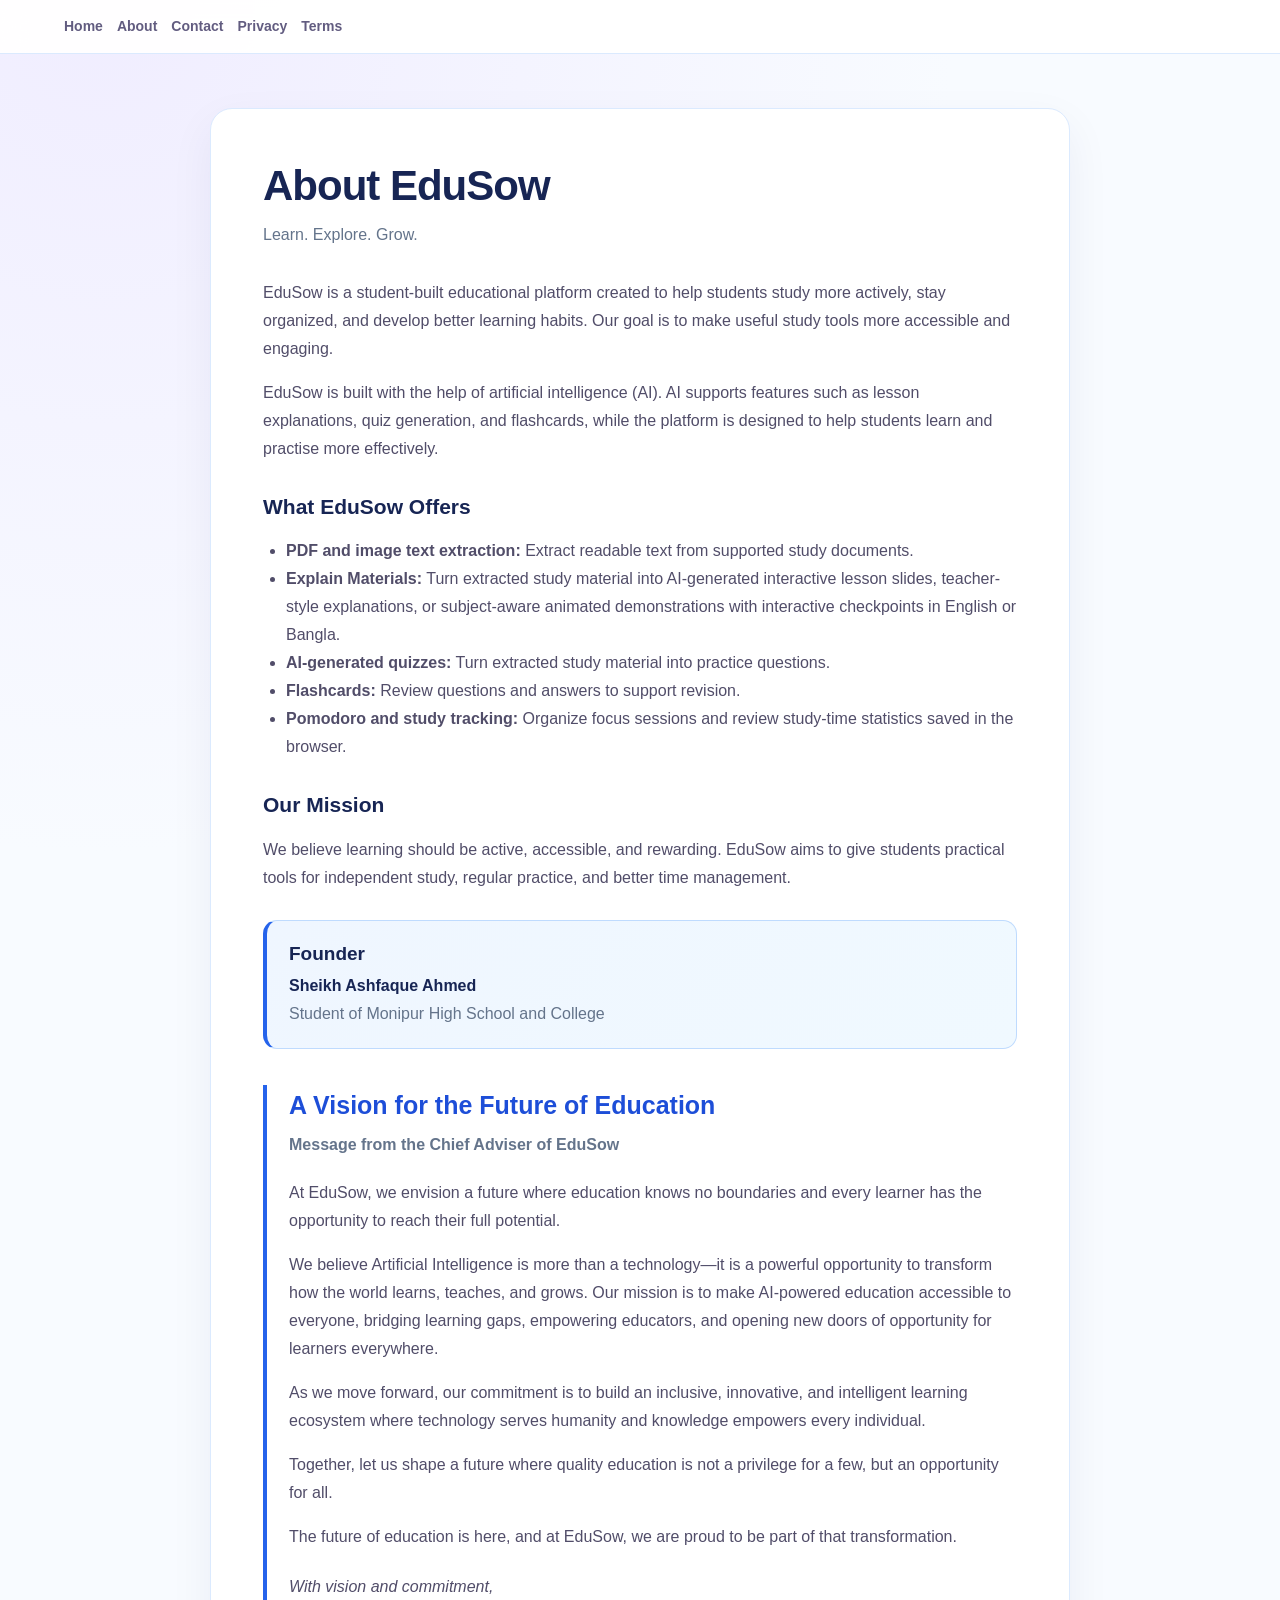
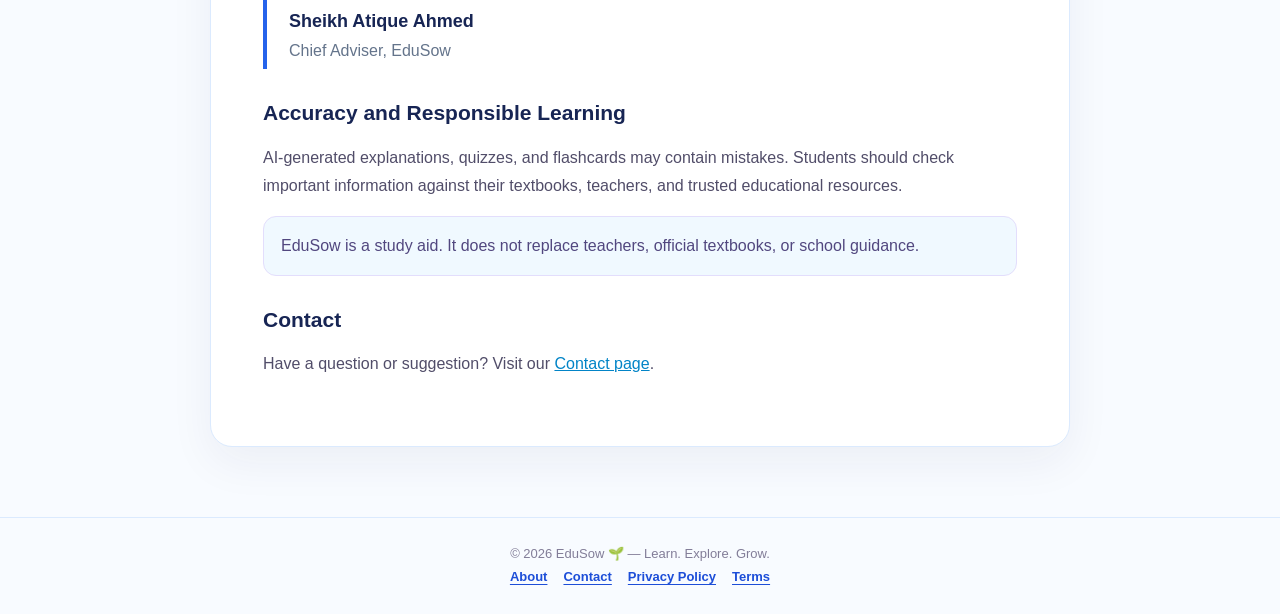
<file: about.html>
<!DOCTYPE html>
<html lang="en">
<head>
    <!-- Google AdSense -->
    <script async src="https://pagead2.googlesyndication.com/pagead/js/adsbygoogle.js?client=ca-pub-7120557879667576" crossorigin="anonymous"></script>

  <meta charset="UTF-8">
  <meta name="viewport" content="width=device-width, initial-scale=1">
  <meta name="theme-color" content="#2563eb">
  <link rel="icon" type="image/png" href="/edusow-logo.png">
  <title>About EduSow | Free Study Tools for Students</title>
  <meta name="description" content="Discover EduSow, a student-built educational platform offering free tools to support studying, revision, and learning.">
  <style>
    :root{color-scheme:light;--ink:#172554;--muted:#64748b;--accent:#2563eb;--line:#dbeafe;--bg:#f8fbff}
    *{box-sizing:border-box}
    body{margin:0;font-family:Inter,"Segoe UI",Arial,sans-serif;line-height:1.75;color:var(--ink);background:radial-gradient(circle at 8% 0%,#f0edff,transparent 34%),var(--bg)}
    header{position:sticky;top:0;background:rgba(255,255,255,.94);backdrop-filter:blur(12px);border-bottom:1px solid var(--line);padding:14px 5%;display:flex;align-items:center;justify-content:space-between;gap:18px}
    .brand{font-weight:850;font-size:20px;color:var(--accent);text-decoration:none;white-space:nowrap}
    nav{display:flex;gap:14px;flex-wrap:wrap}nav a{color:#625c80;text-decoration:none;font-size:14px;font-weight:650}nav a:hover{color:var(--accent)}
    main{width:min(860px,90%);margin:54px auto 70px;background:#fff;border:1px solid var(--line);border-radius:22px;padding:clamp(24px,5vw,52px);box-shadow:0 16px 45px rgba(39,30,89,.06)}
    h1{font-size:clamp(30px,5vw,42px);line-height:1.2;letter-spacing:-1px;margin:0 0 10px}
    .intro{color:var(--muted);margin:0 0 30px}
    h2{font-size:21px;margin:30px 0 8px;line-height:1.35}
    p,li{color:#514d69}ul{padding-left:23px}a{color:var(--accent);overflow-wrap:anywhere}
    .note{padding:15px 17px;border-radius:13px;background:#f0f9ff;border:1px solid #e3defc;color:#51477f}
    footer{text-align:center;border-top:1px solid var(--line);padding:25px 5%;color:#827d98;font-size:13px}
    footer a{margin:0 8px;text-decoration:none}
    @media(max-width:560px){header{align-items:flex-start;flex-direction:column}nav{gap:10px}main{margin:28px auto 42px}}
  

/* EDUSOW GLOBAL BLUE THEME OVERRIDE — keep all layouts unchanged */
:root {
  color-scheme: light;
  --primary: #2563eb !important;
  --primary-dark: #1d4ed8 !important;
  --secondary: #0ea5e9 !important;
  --accent: #0284c7 !important;
  --ink: #172554 !important;
  --muted: #64748b !important;
  --line: #dbeafe !important;
  --bg: #f8fbff !important;
}
html { accent-color: #2563eb !important; }
body {
  --primary: #2563eb !important;
  --primary-dark: #1d4ed8 !important;
  --secondary: #0ea5e9 !important;
  --accent: #0284c7 !important;
  --border: #dbeafe !important;
  --surface-soft: #eff6ff !important;
}
button, .button, a.button, .choose-file-btn, input[type="button"], input[type="submit"], input[type="reset"] {
  background: linear-gradient(135deg, #2563eb 0%, #0ea5e9 100%) !important;
  color: #ffffff !important;
  border-color: #2563eb !important;
}
button:hover, .button:hover, a.button:hover, .choose-file-btn:hover {
  background: linear-gradient(135deg, #1d4ed8 0%, #0284c7 100%) !important;
}
a:not(.button):not(button) { --primary: #2563eb; }
nav a:hover, .nav a:hover, .study-mode-btn.active, .active {
  color: #1d4ed8;
}
/* Keep page titles plain; do not apply gradient/highlight styling to headings. */
h1, .hero h1, .gradient-text {
  background: none !important;
  -webkit-background-clip: initial !important;
  background-clip: initial !important;
  -webkit-text-fill-color: currentColor !important;
  color: inherit !important;
}
section > h2::after, .section-heading::after {
  background: linear-gradient(90deg, #2563eb, #0ea5e9) !important;
}
.hero::before, .hero::after {
  background: linear-gradient(135deg, rgba(37,99,235,.12), rgba(14,165,233,.08)) !important;
}
.file-picker, .ai-info, .flashcard, .status, .quiz-option:hover {
  background: linear-gradient(135deg, #eff6ff, #f0f9ff) !important;
  border-color: #bfdbfe !important;
}
.study-controls #studyStartBtn, .study-mode-btn.active {
  background: linear-gradient(135deg, #2563eb, #0ea5e9) !important;
  color: #ffffff !important;
  border-color: #2563eb !important;
}
.study-phase-label, .timer-display, .ai-info strong { color: #1d4ed8 !important; }
input:focus, textarea:focus, select:focus, .quiz-question-viewport:focus {
  border-color: #3b82f6 !important;
  outline-color: #93c5fd !important;
  box-shadow: 0 0 0 4px rgba(37,99,235,.12) !important;
}
footer a:hover { color: #2563eb !important; }
@media (min-width: 851px) {
  /* Same blue palette on wide screens; preserve each page's existing layout. */
  button, .button, a.button, .choose-file-btn { color: #fff !important; }
}

/* Improve visibility and contrast of footer navigation links */
footer a { color:#1d4ed8 !important; font-weight:700; text-decoration:underline; text-underline-offset:3px; }
footer a:hover, footer a:focus-visible { color:#1e40af !important; text-decoration-thickness:2px; outline-offset:3px; }
</style>
  <link rel="canonical" href="https://edusow.com/about.html">
  <meta property="og:type" content="website">
  <meta property="og:title" content="About EduSow | Free Study Tools for Students">
  <meta property="og:description" content="Discover EduSow, a student-built educational platform offering free tools to support studying, revision, and learning.">
  <meta property="og:url" content="https://edusow.com/about.html">
  <meta name="twitter:card" content="summary">
  <meta name="twitter:title" content="About EduSow | Free Study Tools for Students">
  <meta name="twitter:description" content="Discover EduSow, a student-built educational platform offering free tools to support studying, revision, and learning.">
</head>
<body>
<header>
  <nav aria-label="Main navigation">
    <a href="index.html">Home</a><a href="about.html">About</a><a href="contact.html">Contact</a><a href="privacy.html">Privacy</a><a href="terms.html">Terms</a>
  </nav>
</header>
<main>
<h1>About EduSow</h1>
<p class="intro">Learn. Explore. Grow.</p>

<p>EduSow is a student-built educational platform created to help students study more actively, stay organized, and develop better learning habits. Our goal is to make useful study tools more accessible and engaging.</p>

<p>EduSow is built with the help of artificial intelligence (AI). AI supports features such as lesson explanations, quiz generation, and flashcards, while the platform is designed to help students learn and practise more effectively.</p>

<h2>What EduSow Offers</h2>
<ul>
<li><strong>PDF and image text extraction:</strong> Extract readable text from supported study documents.</li>
<li><strong>Explain Materials:</strong> Turn extracted study material into AI-generated interactive lesson slides, teacher-style explanations, or subject-aware animated demonstrations with interactive checkpoints in English or Bangla.</li>
<li><strong>AI-generated quizzes:</strong> Turn extracted study material into practice questions.</li>
<li><strong>Flashcards:</strong> Review questions and answers to support revision.</li>
<li><strong>Pomodoro and study tracking:</strong> Organize focus sessions and review study-time statistics saved in the browser.</li>
</ul>

<h2>Our Mission</h2>
<p>We believe learning should be active, accessible, and rewarding. EduSow aims to give students practical tools for independent study, regular practice, and better time management.</p>

<section class="founder-credit" aria-labelledby="founder-heading" style="margin-top:28px;padding:20px 22px;border:1px solid #bfdbfe;border-left:4px solid #2563eb;border-radius:14px;background:linear-gradient(135deg,#eff6ff,#f0f9ff)">
<h2 id="founder-heading" style="margin:0 0 6px;font-size:19px">Founder</h2>
<p style="margin:0;color:#172554"><strong>Sheikh Ashfaque Ahmed</strong><br><span style="color:#64748b">Student of Monipur High School and College</span></p>
</section>

<section id="chief-adviser-message" aria-labelledby="chief-adviser-heading" style="margin:36px 0 30px;padding:4px 0 4px 22px;border-left:4px solid #2563eb">
<h2 id="chief-adviser-heading" style="margin:0 0 8px;font-size:25px;color:#1d4ed8">A Vision for the Future of Education</h2>
<p style="margin:0 0 20px;color:#64748b;font-weight:700">Message from the Chief Adviser of EduSow</p>
<p>At EduSow, we envision a future where education knows no boundaries and every learner has the opportunity to reach their full potential.</p>
<p>We believe Artificial Intelligence is more than a technology—it is a powerful opportunity to transform how the world learns, teaches, and grows. Our mission is to make AI-powered education accessible to everyone, bridging learning gaps, empowering educators, and opening new doors of opportunity for learners everywhere.</p>
<p>As we move forward, our commitment is to build an inclusive, innovative, and intelligent learning ecosystem where technology serves humanity and knowledge empowers every individual.</p>
<p>Together, let us shape a future where quality education is not a privilege for a few, but an opportunity for all.</p>
<p>The future of education is here, and at EduSow, we are proud to be part of that transformation.</p>
<div style="margin-top:22px">
<p style="margin:0 0 5px;font-style:italic">With vision and commitment,</p>
<p style="margin:0;color:#172554;font-weight:800;font-size:18px">Sheikh Atique Ahmed</p>
<p style="margin:0;color:#64748b">Chief Adviser, EduSow</p>
</div>
</section>

<h2>Accuracy and Responsible Learning</h2>
<p>AI-generated explanations, quizzes, and flashcards may contain mistakes. Students should check important information against their textbooks, teachers, and trusted educational resources.</p>
<p class="note">EduSow is a study aid. It does not replace teachers, official textbooks, or school guidance.</p>

<h2>Contact</h2>
<p>Have a question or suggestion? Visit our <a href="contact.html">Contact page</a>.</p>
</main>
<footer>
  © 2026 EduSow 🌱 — Learn. Explore. Grow.<br>
  <a href="about.html">About</a><a href="contact.html">Contact</a><a href="privacy.html">Privacy Policy</a><a href="terms.html">Terms</a>
</footer>
</body>
</html>
</file>
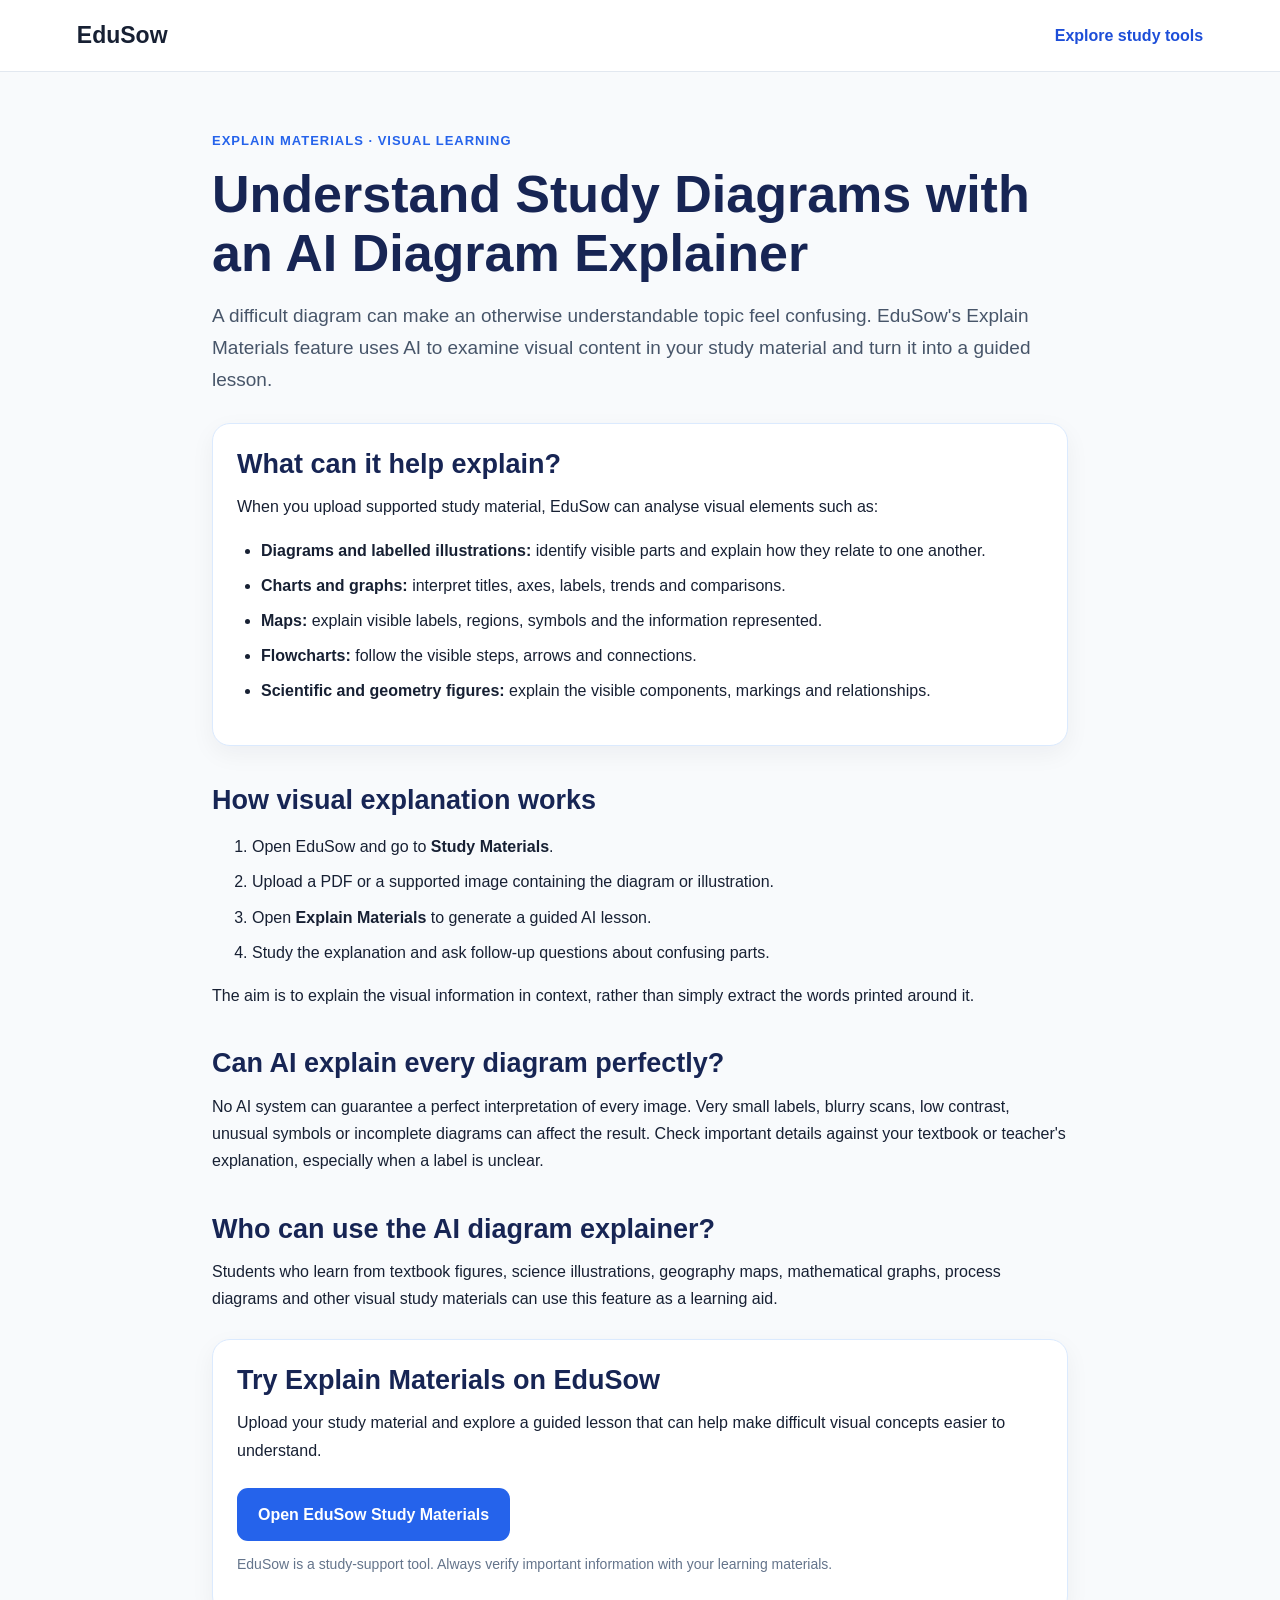
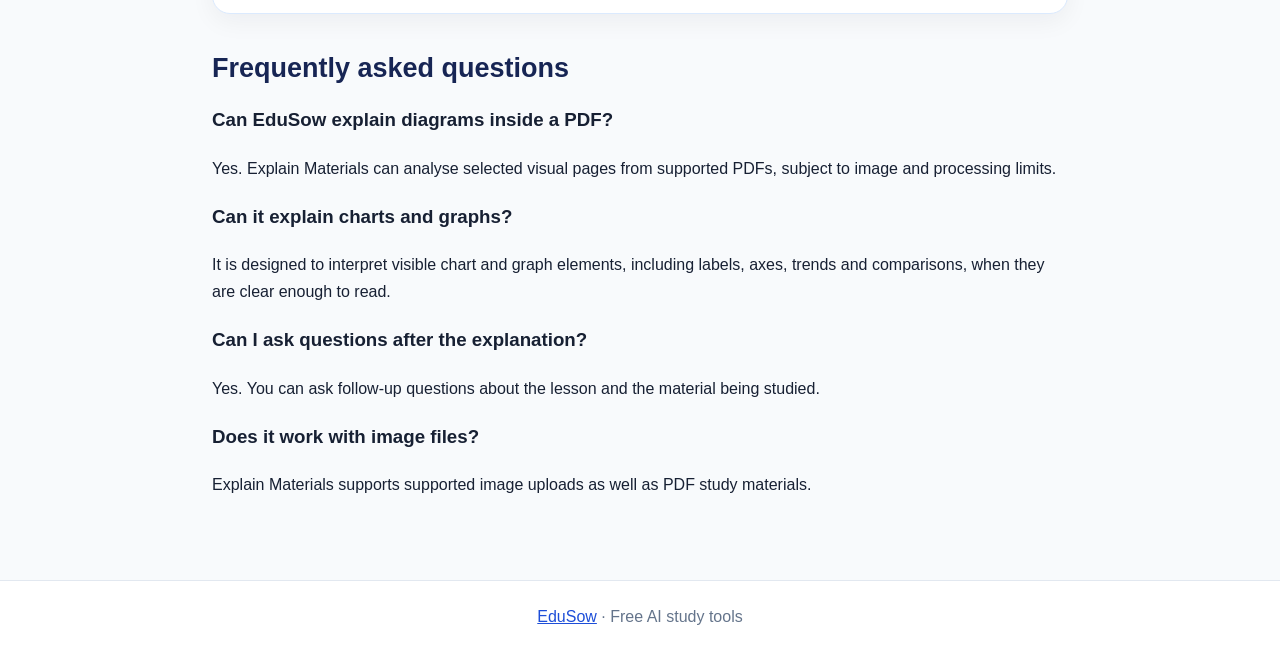
<file: ai-diagram-explainer.html>
<!DOCTYPE html>
<html lang="en">
<head>
  <meta charset="UTF-8">
  <meta name="viewport" content="width=device-width, initial-scale=1.0">
  <title>AI Diagram Explainer – Understand Diagrams, Charts & Graphs | EduSow</title>
  <meta name="description" content="Understand difficult study diagrams with EduSow's AI diagram explainer. Upload a PDF or image to get guided explanations of diagrams, charts, graphs, maps and labelled illustrations.">
  <meta name="robots" content="index, follow">
  <link rel="canonical" href="https://edusow.com/ai-diagram-explainer.html">
  <link rel="icon" type="image/png" href="/edusow-logo.png">
  <meta property="og:type" content="website">
  <meta property="og:title" content="AI Diagram Explainer | EduSow">
  <meta property="og:description" content="Turn confusing study diagrams, charts, graphs and illustrations into clearer AI-guided lessons.">
  <meta property="og:url" content="https://edusow.com/ai-diagram-explainer.html">
  <meta property="og:site_name" content="EduSow">
  <meta name="theme-color" content="#2563eb">
  <style>
    *{box-sizing:border-box}body{margin:0;font-family:Arial,Helvetica,sans-serif;color:#172033;background:#f8fafc;line-height:1.7}
    header{background:#fff;border-bottom:1px solid #e2e8f0;padding:16px 6%;display:flex;align-items:center;justify-content:space-between;gap:16px}
    header a{color:#1d4ed8;text-decoration:none;font-weight:700}.brand{font-size:23px;color:#172033}
    main{max-width:900px;margin:0 auto;padding:54px 22px 70px}.eyebrow{color:#2563eb;font-weight:700;letter-spacing:1px;font-size:13px}
    h1{font-size:clamp(34px,6vw,52px);line-height:1.12;margin:12px 0 18px;color:#172554}
    h2{font-size:27px;line-height:1.25;margin:38px 0 12px;color:#172554}p{margin:12px 0}
    .intro{font-size:19px;color:#475569}.panel{background:#fff;border:1px solid #dbeafe;border-radius:18px;padding:24px;margin:26px 0;box-shadow:0 8px 24px rgba(15,23,42,.05)}
    ul{padding-left:24px}li{margin:8px 0}.cta{display:inline-block;margin-top:12px;background:#2563eb;color:#fff;text-decoration:none;padding:13px 21px;border-radius:11px;font-weight:700}
    .note{font-size:14px;color:#64748b}footer{border-top:1px solid #e2e8f0;padding:22px;text-align:center;color:#64748b;background:#fff}
    a{color:#1d4ed8} @media(max-width:600px){header{padding:14px 5%}main{padding-top:36px}.panel{padding:18px}}
  </style>
  <script type="application/ld+json">
  {
    "@context":"https://schema.org",
    "@type":"WebPage",
    "name":"AI Diagram Explainer",
    "url":"https://edusow.com/ai-diagram-explainer.html",
    "description":"An overview of EduSow's AI-powered explanations for diagrams, charts, graphs, maps and labelled illustrations in study materials.",
    "isPartOf":{"@type":"WebSite","name":"EduSow","url":"https://edusow.com/"}
  }
  </script>
</head>
<body>
  <header>
    <a class="brand" href="/">EduSow</a>
    <a href="/#toolkit">Explore study tools</a>
  </header>
  <main>
    <span class="eyebrow">EXPLAIN MATERIALS · VISUAL LEARNING</span>
    <h1>Understand Study Diagrams with an AI Diagram Explainer</h1>
    <p class="intro">A difficult diagram can make an otherwise understandable topic feel confusing. EduSow's Explain Materials feature uses AI to examine visual content in your study material and turn it into a guided lesson.</p>

    <div class="panel">
      <h2 style="margin-top:0">What can it help explain?</h2>
      <p>When you upload supported study material, EduSow can analyse visual elements such as:</p>
      <ul>
        <li><strong>Diagrams and labelled illustrations:</strong> identify visible parts and explain how they relate to one another.</li>
        <li><strong>Charts and graphs:</strong> interpret titles, axes, labels, trends and comparisons.</li>
        <li><strong>Maps:</strong> explain visible labels, regions, symbols and the information represented.</li>
        <li><strong>Flowcharts:</strong> follow the visible steps, arrows and connections.</li>
        <li><strong>Scientific and geometry figures:</strong> explain the visible components, markings and relationships.</li>
      </ul>
    </div>

    <h2>How visual explanation works</h2>
    <ol>
      <li>Open EduSow and go to <strong>Study Materials</strong>.</li>
      <li>Upload a PDF or a supported image containing the diagram or illustration.</li>
      <li>Open <strong>Explain Materials</strong> to generate a guided AI lesson.</li>
      <li>Study the explanation and ask follow-up questions about confusing parts.</li>
    </ol>
    <p>The aim is to explain the visual information in context, rather than simply extract the words printed around it.</p>

    <h2>Can AI explain every diagram perfectly?</h2>
    <p>No AI system can guarantee a perfect interpretation of every image. Very small labels, blurry scans, low contrast, unusual symbols or incomplete diagrams can affect the result. Check important details against your textbook or teacher's explanation, especially when a label is unclear.</p>

    <h2>Who can use the AI diagram explainer?</h2>
    <p>Students who learn from textbook figures, science illustrations, geography maps, mathematical graphs, process diagrams and other visual study materials can use this feature as a learning aid.</p>

    <div class="panel">
      <h2 style="margin-top:0">Try Explain Materials on EduSow</h2>
      <p>Upload your study material and explore a guided lesson that can help make difficult visual concepts easier to understand.</p>
      <a class="cta" href="/#materials">Open EduSow Study Materials</a>
      <p class="note">EduSow is a study-support tool. Always verify important information with your learning materials.</p>
    </div>

    <h2>Frequently asked questions</h2>
    <h3>Can EduSow explain diagrams inside a PDF?</h3>
    <p>Yes. Explain Materials can analyse selected visual pages from supported PDFs, subject to image and processing limits.</p>
    <h3>Can it explain charts and graphs?</h3>
    <p>It is designed to interpret visible chart and graph elements, including labels, axes, trends and comparisons, when they are clear enough to read.</p>
    <h3>Can I ask questions after the explanation?</h3>
    <p>Yes. You can ask follow-up questions about the lesson and the material being studied.</p>
    <h3>Does it work with image files?</h3>
    <p>Explain Materials supports supported image uploads as well as PDF study materials.</p>
  </main>
  <footer><a href="/">EduSow</a> · Free AI study tools</footer>
</body>
</html>
</file>
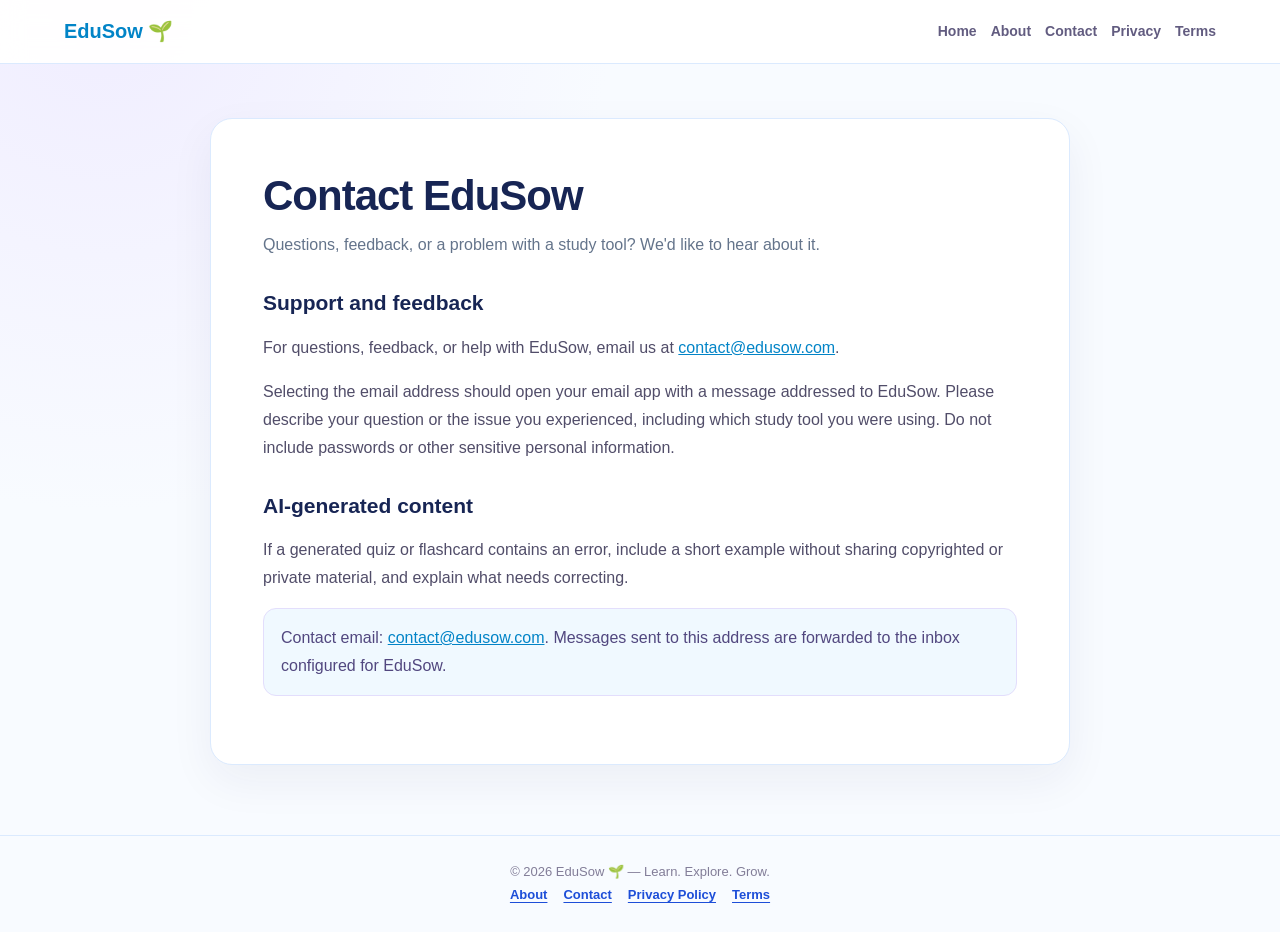
<file: contact.html>
<!DOCTYPE html>
<html lang="en">
<head>
    <!-- Google AdSense -->
    <script async src="https://pagead2.googlesyndication.com/pagead/js/adsbygoogle.js?client=ca-pub-7120557879667576" crossorigin="anonymous"></script>

  <meta charset="UTF-8">
  <meta name="viewport" content="width=device-width, initial-scale=1">
  <meta name="theme-color" content="#2563eb">
  <link rel="icon" type="image/png" href="/edusow-logo.png">
  <title>Contact EduSow | Questions, Feedback & Support</title>
  <meta name="description" content="Contact EduSow with questions, feedback, or reports about the website and its educational study tools.">
  <style>
    :root{color-scheme:light;--ink:#172554;--muted:#64748b;--accent:#2563eb;--line:#dbeafe;--bg:#f8fbff}
    *{box-sizing:border-box}
    body{margin:0;font-family:Inter,"Segoe UI",Arial,sans-serif;line-height:1.75;color:var(--ink);background:radial-gradient(circle at 8% 0%,#f0edff,transparent 34%),var(--bg)}
    header{position:sticky;top:0;background:rgba(255,255,255,.94);backdrop-filter:blur(12px);border-bottom:1px solid var(--line);padding:14px 5%;display:flex;align-items:center;justify-content:space-between;gap:18px}
    .brand{font-weight:850;font-size:20px;color:var(--accent);text-decoration:none;white-space:nowrap}
    nav{display:flex;gap:14px;flex-wrap:wrap}nav a{color:#625c80;text-decoration:none;font-size:14px;font-weight:650}nav a:hover{color:var(--accent)}
    main{width:min(860px,90%);margin:54px auto 70px;background:#fff;border:1px solid var(--line);border-radius:22px;padding:clamp(24px,5vw,52px);box-shadow:0 16px 45px rgba(39,30,89,.06)}
    h1{font-size:clamp(30px,5vw,42px);line-height:1.2;letter-spacing:-1px;margin:0 0 10px}
    .intro{color:var(--muted);margin:0 0 30px}
    h2{font-size:21px;margin:30px 0 8px;line-height:1.35}
    p,li{color:#514d69}ul{padding-left:23px}a{color:var(--accent);overflow-wrap:anywhere}
    .note{padding:15px 17px;border-radius:13px;background:#f0f9ff;border:1px solid #e3defc;color:#51477f}
    footer{text-align:center;border-top:1px solid var(--line);padding:25px 5%;color:#827d98;font-size:13px}
    footer a{margin:0 8px;text-decoration:none}
    @media(max-width:560px){header{align-items:flex-start;flex-direction:column}nav{gap:10px}main{margin:28px auto 42px}}
  

/* EDUSOW GLOBAL BLUE THEME OVERRIDE — keep all layouts unchanged */
:root {
  color-scheme: light;
  --primary: #2563eb !important;
  --primary-dark: #1d4ed8 !important;
  --secondary: #0ea5e9 !important;
  --accent: #0284c7 !important;
  --ink: #172554 !important;
  --muted: #64748b !important;
  --line: #dbeafe !important;
  --bg: #f8fbff !important;
}
html { accent-color: #2563eb !important; }
body {
  --primary: #2563eb !important;
  --primary-dark: #1d4ed8 !important;
  --secondary: #0ea5e9 !important;
  --accent: #0284c7 !important;
  --border: #dbeafe !important;
  --surface-soft: #eff6ff !important;
}
button, .button, a.button, .choose-file-btn, input[type="button"], input[type="submit"], input[type="reset"] {
  background: linear-gradient(135deg, #2563eb 0%, #0ea5e9 100%) !important;
  color: #ffffff !important;
  border-color: #2563eb !important;
}
button:hover, .button:hover, a.button:hover, .choose-file-btn:hover {
  background: linear-gradient(135deg, #1d4ed8 0%, #0284c7 100%) !important;
}
a:not(.button):not(button) { --primary: #2563eb; }
nav a:hover, .nav a:hover, .study-mode-btn.active, .active {
  color: #1d4ed8;
}
/* Keep page titles plain; do not apply gradient/highlight styling to headings. */
h1, .hero h1, .gradient-text {
  background: none !important;
  -webkit-background-clip: initial !important;
  background-clip: initial !important;
  -webkit-text-fill-color: currentColor !important;
  color: inherit !important;
}
section > h2::after, .section-heading::after {
  background: linear-gradient(90deg, #2563eb, #0ea5e9) !important;
}
.hero::before, .hero::after {
  background: linear-gradient(135deg, rgba(37,99,235,.12), rgba(14,165,233,.08)) !important;
}
.file-picker, .ai-info, .flashcard, .status, .quiz-option:hover {
  background: linear-gradient(135deg, #eff6ff, #f0f9ff) !important;
  border-color: #bfdbfe !important;
}
.study-controls #studyStartBtn, .study-mode-btn.active {
  background: linear-gradient(135deg, #2563eb, #0ea5e9) !important;
  color: #ffffff !important;
  border-color: #2563eb !important;
}
.study-phase-label, .timer-display, .ai-info strong { color: #1d4ed8 !important; }
input:focus, textarea:focus, select:focus, .quiz-question-viewport:focus {
  border-color: #3b82f6 !important;
  outline-color: #93c5fd !important;
  box-shadow: 0 0 0 4px rgba(37,99,235,.12) !important;
}
footer a:hover { color: #2563eb !important; }
@media (min-width: 851px) {
  /* Same blue palette on wide screens; preserve each page's existing layout. */
  button, .button, a.button, .choose-file-btn { color: #fff !important; }
}

/* Improve visibility and contrast of footer navigation links */
footer a { color:#1d4ed8 !important; font-weight:700; text-decoration:underline; text-underline-offset:3px; }
footer a:hover, footer a:focus-visible { color:#1e40af !important; text-decoration-thickness:2px; outline-offset:3px; }
</style>
  <link rel="canonical" href="https://edusow.com/contact.html">
  <meta property="og:type" content="website">
  <meta property="og:title" content="Contact EduSow | Questions, Feedback & Support">
  <meta property="og:description" content="Contact EduSow with questions, feedback, or reports about the website and its educational study tools.">
  <meta property="og:url" content="https://edusow.com/contact.html">
  <meta name="twitter:card" content="summary">
  <meta name="twitter:title" content="Contact EduSow | Questions, Feedback & Support">
  <meta name="twitter:description" content="Contact EduSow with questions, feedback, or reports about the website and its educational study tools.">
</head>
<body>
<header>
  <a class="brand" href="index.html">EduSow 🌱</a>
  <nav aria-label="Main navigation">
    <a href="index.html">Home</a><a href="about.html">About</a><a href="contact.html">Contact</a><a href="privacy.html">Privacy</a><a href="terms.html">Terms</a>
  </nav>
</header>
<main>
<h1>Contact EduSow</h1>
<p class="intro">Questions, feedback, or a problem with a study tool? We'd like to hear about it.</p>
<h2>Support and feedback</h2>
<p>For questions, feedback, or help with EduSow, email us at <a href="mailto:contact@edusow.com">contact@edusow.com</a>.</p>
<p>Selecting the email address should open your email app with a message addressed to EduSow. Please describe your question or the issue you experienced, including which study tool you were using. Do not include passwords or other sensitive personal information.</p>
<h2>AI-generated content</h2>
<p>If a generated quiz or flashcard contains an error, include a short example without sharing copyrighted or private material, and explain what needs correcting.</p>
<p class="note">Contact email: <a href="mailto:contact@edusow.com">contact@edusow.com</a>. Messages sent to this address are forwarded to the inbox configured for EduSow.</p>
</main>
<footer>
  © 2026 EduSow 🌱 — Learn. Explore. Grow.<br>
  <a href="about.html">About</a><a href="contact.html">Contact</a><a href="privacy.html">Privacy Policy</a><a href="terms.html">Terms</a>
</footer>
</body>
</html>
</file>
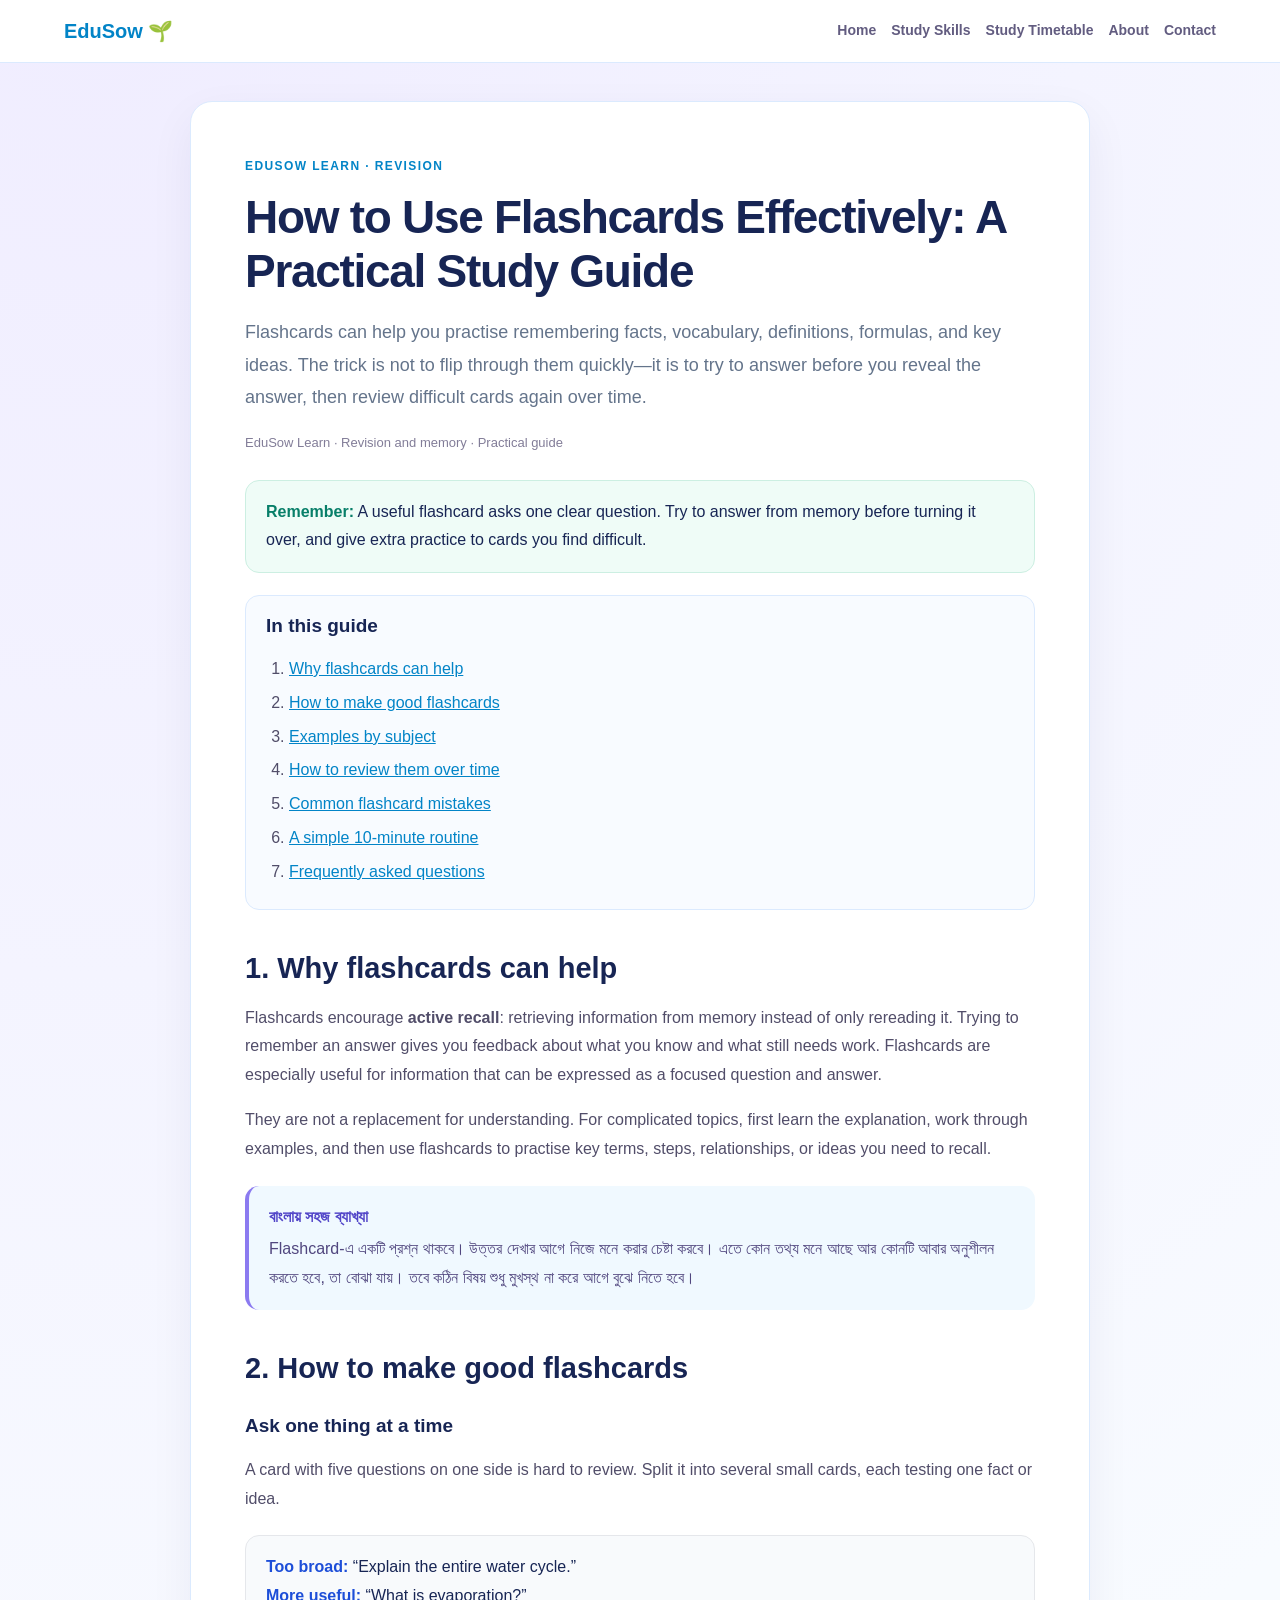
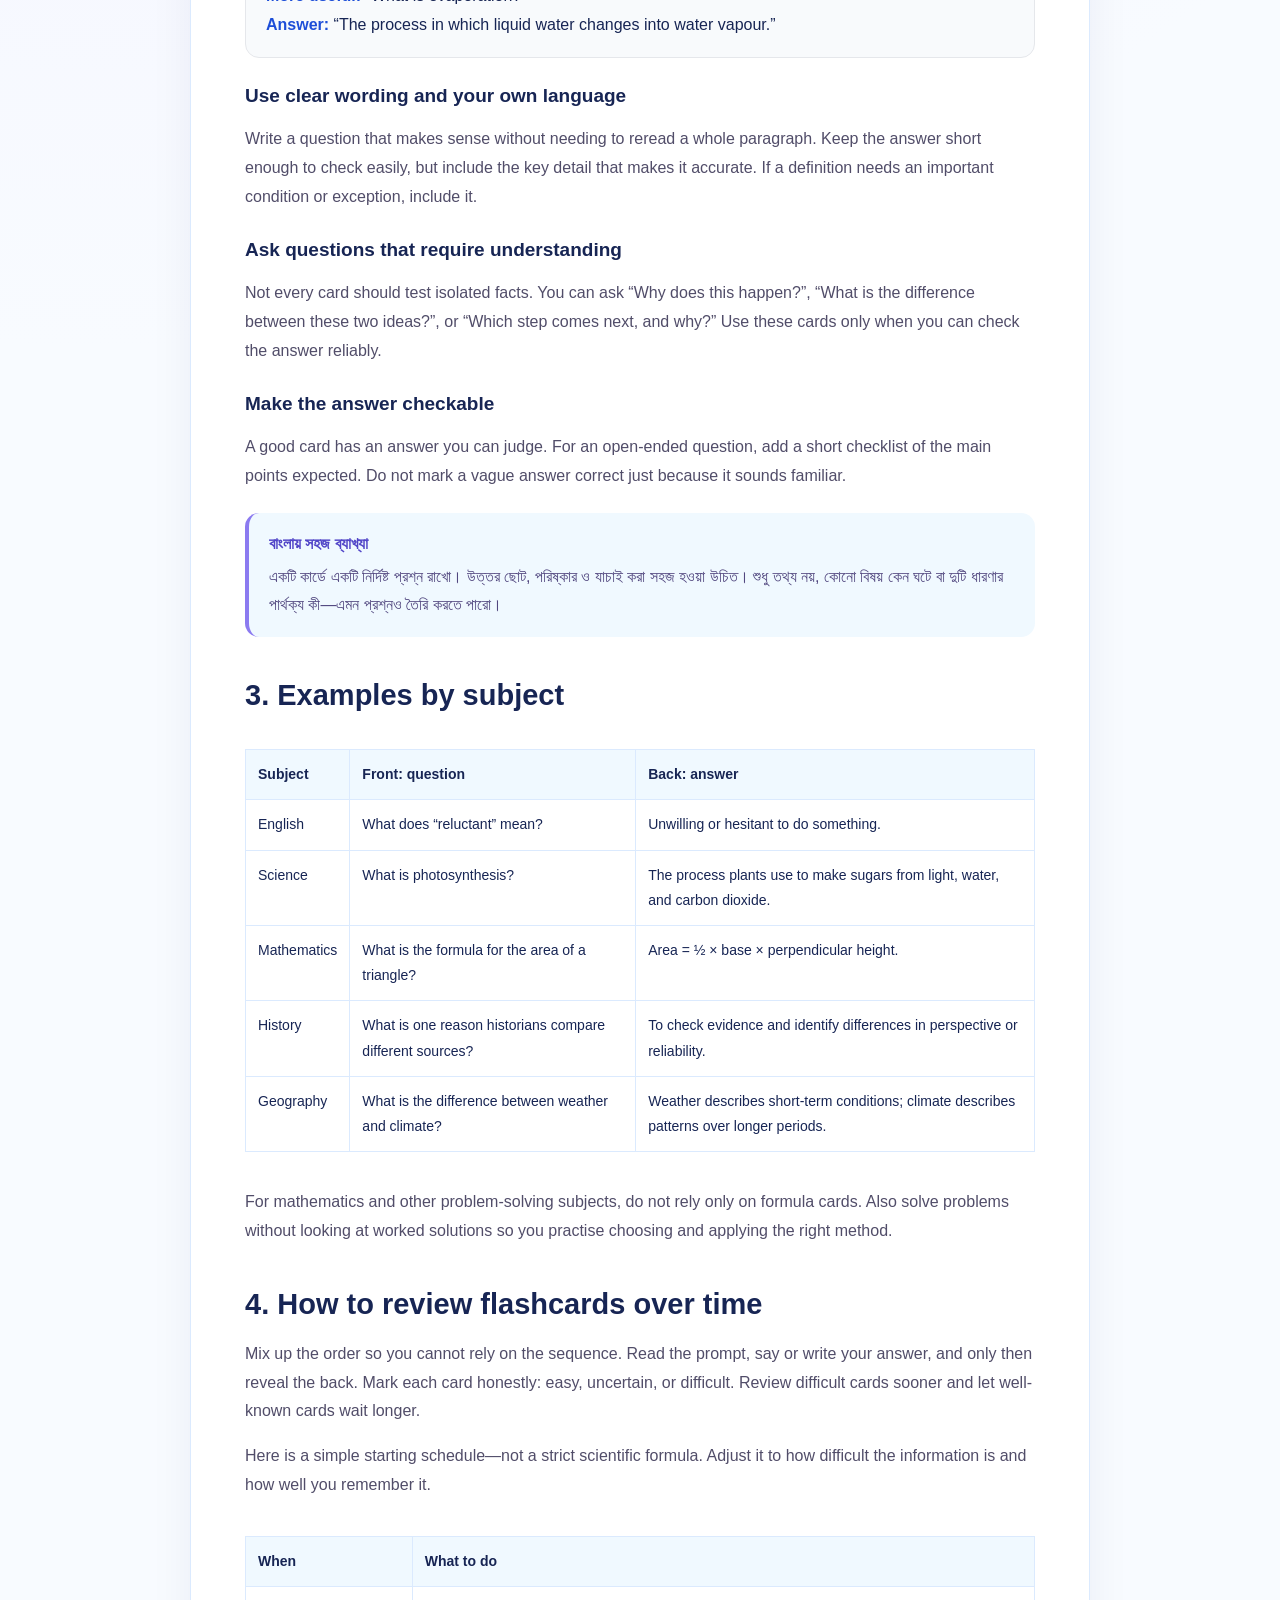
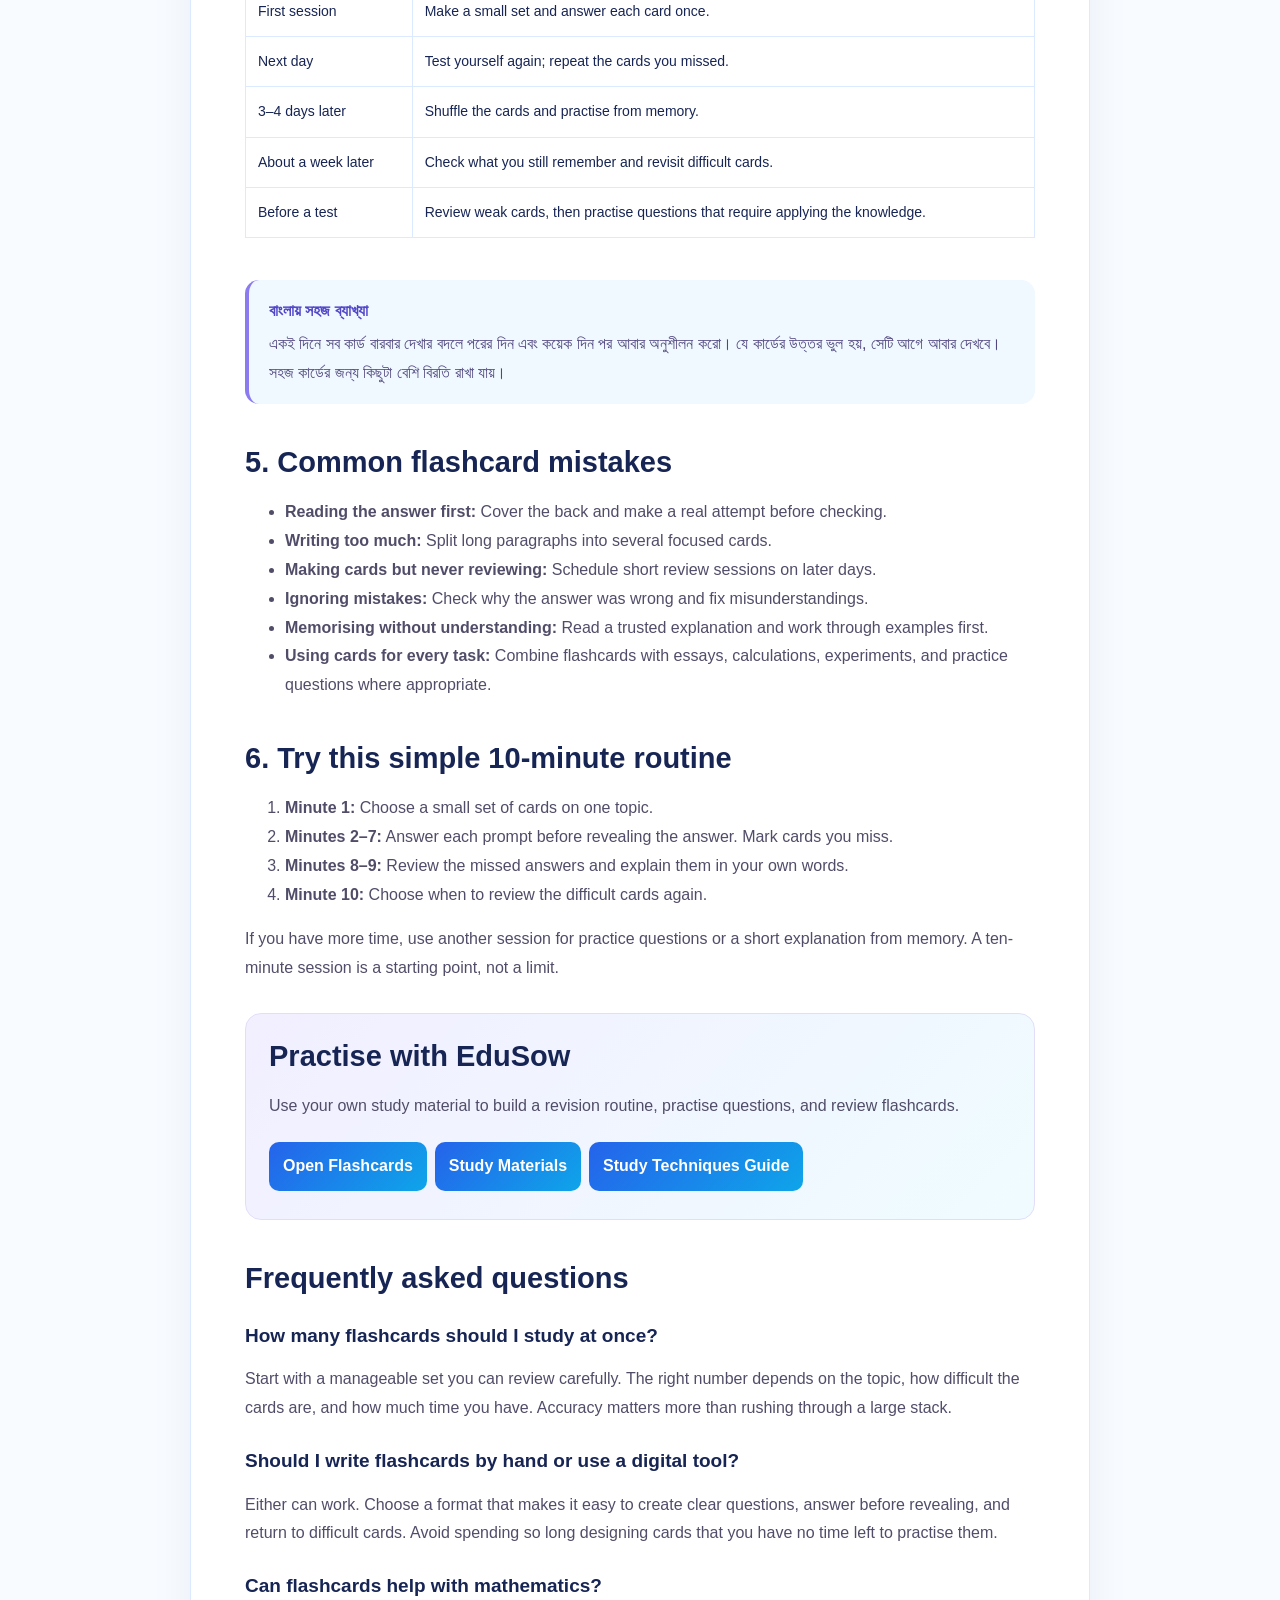
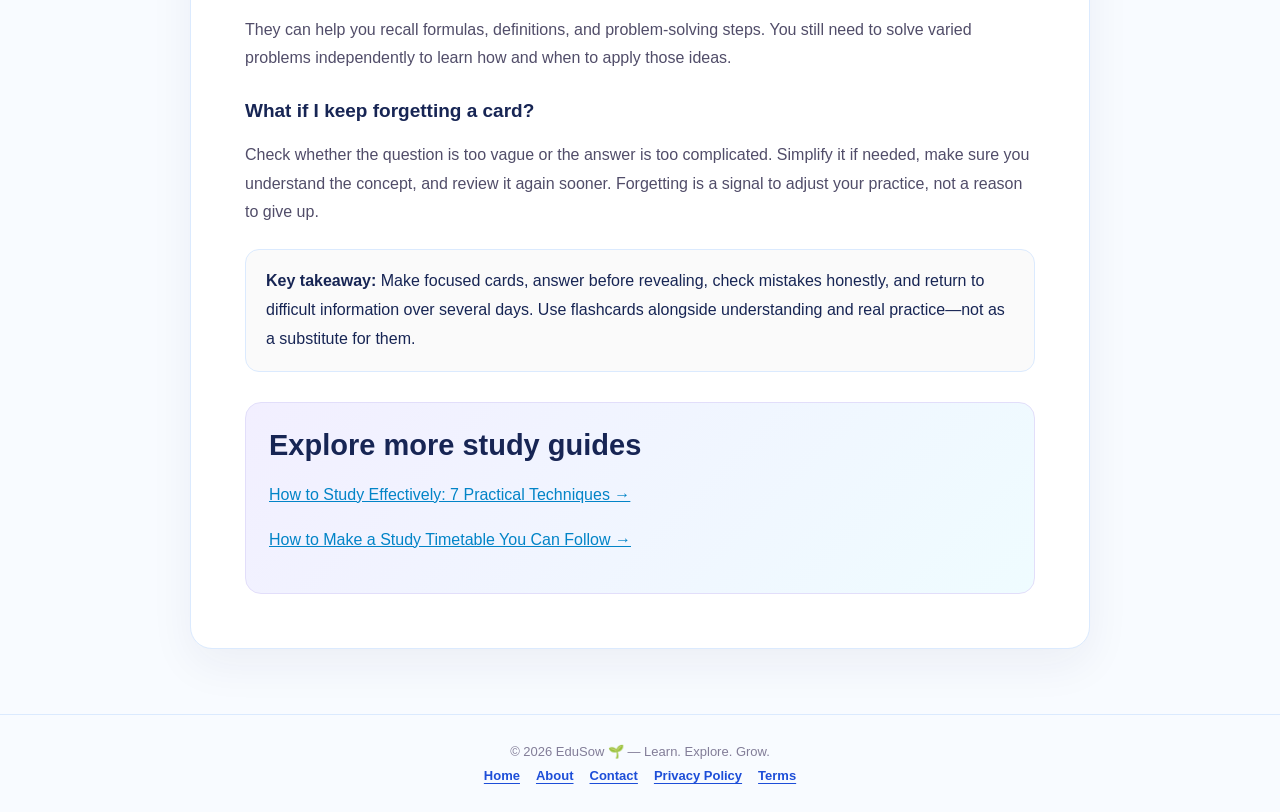
<file: flashcards-guide.html>
<!DOCTYPE html>
<html lang="en">
<head>
    <!-- Google AdSense -->
    <script async src="https://pagead2.googlesyndication.com/pagead/js/adsbygoogle.js?client=ca-pub-7120557879667576" crossorigin="anonymous"></script>

  <meta charset="UTF-8">
  <meta name="viewport" content="width=device-width, initial-scale=1">
  <title>Free Flashcard Maker for Study Notes: Effective Study Guide | EduSow</title>
  <meta name="description" content="Learn how to make study flashcards from notes, practise active recall, review with spaced repetition, and use EduSow flashcards for more effective revision.">
  <meta name="theme-color" content="#2563eb">
  <link rel="icon" type="image/png" href="/edusow-logo.png">
  <link rel="canonical" href="https://edusow.com/flashcards-guide.html">
  <meta property="og:type" content="article">
  <meta property="og:title" content="Free Flashcard Maker for Study Notes: Effective Study Guide">
  <meta property="og:description" content="Learn how to make study flashcards from notes, practise active recall, and review with spaced repetition.">
  <meta property="og:url" content="https://edusow.com/flashcards-guide.html">
  <meta name="twitter:card" content="summary">
  <meta name="twitter:title" content="Free Flashcard Maker for Study Notes | EduSow">
  <meta name="twitter:description" content="Make useful flashcards from study notes, practise active recall, and review difficult ideas over time.">
  <style>
    :root{--ink:#172554;--muted:#64748b;--accent:#2563eb;--line:#dbeafe;--bg:#f8fbff;--soft:#f0f9ff;--green:#087f69}
    *{box-sizing:border-box}html{scroll-behavior:smooth;scroll-padding-top:90px}
    body{margin:0;font-family:Inter,"Segoe UI",Arial,sans-serif;line-height:1.8;color:var(--ink);background:radial-gradient(circle at 8% 0%,#f0edff,transparent 34%),var(--bg)}
    a{color:var(--accent);overflow-wrap:anywhere}header{position:sticky;top:0;z-index:10;background:rgba(255,255,255,.96);backdrop-filter:blur(12px);border-bottom:1px solid var(--line);padding:13px 5%;display:flex;align-items:center;justify-content:space-between;gap:18px}
    .brand{font-size:20px;font-weight:850;color:var(--accent);text-decoration:none;white-space:nowrap}nav{display:flex;gap:15px;flex-wrap:wrap}nav a{color:#625c80;text-decoration:none;font-size:14px;font-weight:650}nav a:hover{color:var(--accent)}
    main{width:min(900px,92%);margin:38px auto 65px;padding:clamp(22px,5vw,54px);background:#fff;border:1px solid var(--line);border-radius:22px;box-shadow:0 16px 45px rgba(39,30,89,.06)}
    .eyebrow{color:var(--accent);font-size:12px;font-weight:800;letter-spacing:1.4px;text-transform:uppercase}h1{font-size:clamp(31px,5vw,46px);line-height:1.18;letter-spacing:-1.3px;margin:12px 0 16px}h2{font-size:clamp(23px,3vw,29px);line-height:1.35;margin:39px 0 14px}h3{font-size:19px;line-height:1.45;margin:24px 0 8px}
    p,li{color:#514d69}.intro{color:var(--muted);font-size:18px;line-height:1.8}.meta{color:#827d98;font-size:13px;margin:18px 0 25px}
    .toc,.takeaway,.bangla,.example,.note{padding:17px 20px;border-radius:14px;margin:22px 0}.toc{background:#f8fbff;border:1px solid var(--line)}.toc h2{font-size:19px;margin:0 0 10px}.toc ol{margin-bottom:0;padding-left:23px}.toc li{margin:5px 0}
    .takeaway{background:#effcf7;border:1px solid #ccefe2}.takeaway strong{color:var(--green)}.bangla{background:#f0f9ff;border-left:4px solid #8b7af0}.bangla strong{display:block;margin-bottom:4px;color:#5145c8}.bangla p{margin:0;color:#51477f}
    .example{background:#f8fafc;border:1px solid #e5e7eb}.example strong{color:#1d4ed8}.note{background:#fafafa;border:1px solid var(--line)}
    .sample{width:100%;border-collapse:collapse;margin:20px 0;font-size:14px}.sample th,.sample td{text-align:left;vertical-align:top;padding:12px;border:1px solid var(--line)}.sample th{background:#f0f9ff}
    .cta{margin-top:30px;padding:23px;border-radius:16px;background:linear-gradient(135deg,#f2efff,#effcff);border:1px solid #e2defa}.cta a.button{display:inline-block;margin:5px 8px 5px 0;padding:10px 14px;border-radius:10px;background:#2563eb;color:white;font-weight:700;text-decoration:none}
    footer{text-align:center;border-top:1px solid var(--line);padding:25px 5%;color:#827d98;font-size:13px}footer a{margin:0 8px;text-decoration:none}
    @media(max-width:600px){header{align-items:flex-start;flex-direction:column}nav{gap:11px}main{margin:22px auto 38px}.sample{font-size:12px}.sample th,.sample td{padding:8px}}
  

/* EDUSOW GLOBAL BLUE THEME OVERRIDE — keep all layouts unchanged */
:root {
  color-scheme: light;
  --primary: #2563eb !important;
  --primary-dark: #1d4ed8 !important;
  --secondary: #0ea5e9 !important;
  --accent: #0284c7 !important;
  --ink: #172554 !important;
  --muted: #64748b !important;
  --line: #dbeafe !important;
  --bg: #f8fbff !important;
}
html { accent-color: #2563eb !important; }
body {
  --primary: #2563eb !important;
  --primary-dark: #1d4ed8 !important;
  --secondary: #0ea5e9 !important;
  --accent: #0284c7 !important;
  --border: #dbeafe !important;
  --surface-soft: #eff6ff !important;
}
button, .button, a.button, .choose-file-btn, input[type="button"], input[type="submit"], input[type="reset"] {
  background: linear-gradient(135deg, #2563eb 0%, #0ea5e9 100%) !important;
  color: #ffffff !important;
  border-color: #2563eb !important;
}
button:hover, .button:hover, a.button:hover, .choose-file-btn:hover {
  background: linear-gradient(135deg, #1d4ed8 0%, #0284c7 100%) !important;
}
a:not(.button):not(button) { --primary: #2563eb; }
nav a:hover, .nav a:hover, .study-mode-btn.active, .active {
  color: #1d4ed8;
}
/* Keep page titles plain; do not apply gradient/highlight styling to headings. */
h1, .hero h1, .gradient-text {
  background: none !important;
  -webkit-background-clip: initial !important;
  background-clip: initial !important;
  -webkit-text-fill-color: currentColor !important;
  color: inherit !important;
}
section > h2::after, .section-heading::after {
  background: linear-gradient(90deg, #2563eb, #0ea5e9) !important;
}
.hero::before, .hero::after {
  background: linear-gradient(135deg, rgba(37,99,235,.12), rgba(14,165,233,.08)) !important;
}
.file-picker, .ai-info, .flashcard, .status, .quiz-option:hover {
  background: linear-gradient(135deg, #eff6ff, #f0f9ff) !important;
  border-color: #bfdbfe !important;
}
.study-controls #studyStartBtn, .study-mode-btn.active {
  background: linear-gradient(135deg, #2563eb, #0ea5e9) !important;
  color: #ffffff !important;
  border-color: #2563eb !important;
}
.study-phase-label, .timer-display, .ai-info strong { color: #1d4ed8 !important; }
input:focus, textarea:focus, select:focus, .quiz-question-viewport:focus {
  border-color: #3b82f6 !important;
  outline-color: #93c5fd !important;
  box-shadow: 0 0 0 4px rgba(37,99,235,.12) !important;
}
footer a:hover { color: #2563eb !important; }
@media (min-width: 851px) {
  /* Same blue palette on wide screens; preserve each page's existing layout. */
  button, .button, a.button, .choose-file-btn { color: #fff !important; }
}

/* Improve visibility and contrast of footer navigation links */
footer a { color:#1d4ed8 !important; font-weight:700; text-decoration:underline; text-underline-offset:3px; }
footer a:hover, footer a:focus-visible { color:#1e40af !important; text-decoration-thickness:2px; outline-offset:3px; }
</style>
  <script type="application/ld+json">
  {
    "@context":"https://schema.org",
    "@type":"Article",
    "headline":"How to Use Flashcards Effectively: A Practical Study Guide",
    "description":"A practical guide to making effective flashcards, active recall, spaced review, and common mistakes to avoid.",
    "mainEntityOfPage":"https://edusow.com/flashcards-guide.html",
    "publisher":{"@type":"Organization","name":"EduSow","url":"https://edusow.com/"},
    "inLanguage":"en"
  }
  </script>

  <script type="application/ld+json">
  {
    "@context": "https://schema.org",
    "@type": "FAQPage",
    "mainEntity": [
      {"@type":"Question","name":"How many flashcards should I study at once?","acceptedAnswer":{"@type":"Answer","text":"Start with a manageable set you can review carefully. The right number depends on the topic, how difficult the cards are, and how much time you have. Accuracy matters more than rushing through a large stack."}},
      {"@type":"Question","name":"Should I write flashcards by hand or use a digital tool?","acceptedAnswer":{"@type":"Answer","text":"Either can work. Choose a format that makes it easy to create clear questions, answer before revealing, and return to difficult cards. Avoid spending so long designing cards that you have no time left to practise them."}},
      {"@type":"Question","name":"Can flashcards help with mathematics?","acceptedAnswer":{"@type":"Answer","text":"They can help you recall formulas, definitions, and problem-solving steps. You still need to solve varied problems independently to learn how and when to apply those ideas."}},
      {"@type":"Question","name":"What if I keep forgetting a card?","acceptedAnswer":{"@type":"Answer","text":"Check whether the question is too vague or the answer is too complicated. Simplify it if needed, make sure you understand the concept, and review it again sooner. Forgetting is a signal to adjust your practice, not a reason to give up."}}
    ]
  }
  </script>

</head>
<body>
<header><a class="brand" href="index.html">EduSow 🌱</a><nav aria-label="Main navigation"><a href="index.html">Home</a><a href="learn.html">Study Skills</a><a href="study-timetable.html">Study Timetable</a><a href="about.html">About</a><a href="contact.html">Contact</a></nav></header>
<main><article>
  <div class="eyebrow">EDUSOW LEARN · REVISION</div>
  <h1>How to Use Flashcards Effectively: A Practical Study Guide</h1>
  <p class="intro">Flashcards can help you practise remembering facts, vocabulary, definitions, formulas, and key ideas. The trick is not to flip through them quickly—it is to try to answer before you reveal the answer, then review difficult cards again over time.</p>
  <p class="meta">EduSow Learn · Revision and memory · Practical guide</p>
  <div class="takeaway"><strong>Remember:</strong> A useful flashcard asks one clear question. Try to answer from memory before turning it over, and give extra practice to cards you find difficult.</div>
  <div class="toc"><h2>In this guide</h2><ol>
    <li><a href="#why">Why flashcards can help</a></li><li><a href="#make">How to make good flashcards</a></li><li><a href="#examples">Examples by subject</a></li><li><a href="#review">How to review them over time</a></li><li><a href="#mistakes">Common flashcard mistakes</a></li><li><a href="#routine">A simple 10-minute routine</a></li><li><a href="#faq">Frequently asked questions</a></li>
  </ol></div>
  <h2 id="why">1. Why flashcards can help</h2>
  <p>Flashcards encourage <strong>active recall</strong>: retrieving information from memory instead of only rereading it. Trying to remember an answer gives you feedback about what you know and what still needs work. Flashcards are especially useful for information that can be expressed as a focused question and answer.</p>
  <p>They are not a replacement for understanding. For complicated topics, first learn the explanation, work through examples, and then use flashcards to practise key terms, steps, relationships, or ideas you need to recall.</p>
  <div class="bangla"><strong>বাংলায় সহজ ব্যাখ্যা</strong><p>Flashcard-এ একটি প্রশ্ন থাকবে। উত্তর দেখার আগে নিজে মনে করার চেষ্টা করবে। এতে কোন তথ্য মনে আছে আর কোনটি আবার অনুশীলন করতে হবে, তা বোঝা যায়। তবে কঠিন বিষয় শুধু মুখস্থ না করে আগে বুঝে নিতে হবে।</p></div>
  <h2 id="make">2. How to make good flashcards</h2>
  <h3>Ask one thing at a time</h3><p>A card with five questions on one side is hard to review. Split it into several small cards, each testing one fact or idea.</p>
  <div class="example"><strong>Too broad:</strong> “Explain the entire water cycle.”<br><strong>More useful:</strong> “What is evaporation?”<br><strong>Answer:</strong> “The process in which liquid water changes into water vapour.”</div>
  <h3>Use clear wording and your own language</h3><p>Write a question that makes sense without needing to reread a whole paragraph. Keep the answer short enough to check easily, but include the key detail that makes it accurate. If a definition needs an important condition or exception, include it.</p>
  <h3>Ask questions that require understanding</h3><p>Not every card should test isolated facts. You can ask “Why does this happen?”, “What is the difference between these two ideas?”, or “Which step comes next, and why?” Use these cards only when you can check the answer reliably.</p>
  <h3>Make the answer checkable</h3><p>A good card has an answer you can judge. For an open-ended question, add a short checklist of the main points expected. Do not mark a vague answer correct just because it sounds familiar.</p>
  <div class="bangla"><strong>বাংলায় সহজ ব্যাখ্যা</strong><p>একটি কার্ডে একটি নির্দিষ্ট প্রশ্ন রাখো। উত্তর ছোট, পরিষ্কার ও যাচাই করা সহজ হওয়া উচিত। শুধু তথ্য নয়, কোনো বিষয় কেন ঘটে বা দুটি ধারণার পার্থক্য কী—এমন প্রশ্নও তৈরি করতে পারো।</p></div>
  <h2 id="examples">3. Examples by subject</h2>
  <div style="overflow-x:auto"><table class="sample"><thead><tr><th>Subject</th><th>Front: question</th><th>Back: answer</th></tr></thead><tbody>
  <tr><td>English</td><td>What does “reluctant” mean?</td><td>Unwilling or hesitant to do something.</td></tr>
  <tr><td>Science</td><td>What is photosynthesis?</td><td>The process plants use to make sugars from light, water, and carbon dioxide.</td></tr>
  <tr><td>Mathematics</td><td>What is the formula for the area of a triangle?</td><td>Area = ½ × base × perpendicular height.</td></tr>
  <tr><td>History</td><td>What is one reason historians compare different sources?</td><td>To check evidence and identify differences in perspective or reliability.</td></tr>
  <tr><td>Geography</td><td>What is the difference between weather and climate?</td><td>Weather describes short-term conditions; climate describes patterns over longer periods.</td></tr>
  </tbody></table></div>
  <p>For mathematics and other problem-solving subjects, do not rely only on formula cards. Also solve problems without looking at worked solutions so you practise choosing and applying the right method.</p>
  <h2 id="review">4. How to review flashcards over time</h2>
  <p>Mix up the order so you cannot rely on the sequence. Read the prompt, say or write your answer, and only then reveal the back. Mark each card honestly: easy, uncertain, or difficult. Review difficult cards sooner and let well-known cards wait longer.</p>
  <p>Here is a simple starting schedule—not a strict scientific formula. Adjust it to how difficult the information is and how well you remember it.</p>
  <div style="overflow-x:auto"><table class="sample"><thead><tr><th>When</th><th>What to do</th></tr></thead><tbody>
  <tr><td>First session</td><td>Make a small set and answer each card once.</td></tr><tr><td>Next day</td><td>Test yourself again; repeat the cards you missed.</td></tr><tr><td>3–4 days later</td><td>Shuffle the cards and practise from memory.</td></tr><tr><td>About a week later</td><td>Check what you still remember and revisit difficult cards.</td></tr><tr><td>Before a test</td><td>Review weak cards, then practise questions that require applying the knowledge.</td></tr>
  </tbody></table></div>
  <div class="bangla"><strong>বাংলায় সহজ ব্যাখ্যা</strong><p>একই দিনে সব কার্ড বারবার দেখার বদলে পরের দিন এবং কয়েক দিন পর আবার অনুশীলন করো। যে কার্ডের উত্তর ভুল হয়, সেটি আগে আবার দেখবে। সহজ কার্ডের জন্য কিছুটা বেশি বিরতি রাখা যায়।</p></div>
  <h2 id="mistakes">5. Common flashcard mistakes</h2>
  <ul><li><strong>Reading the answer first:</strong> Cover the back and make a real attempt before checking.</li><li><strong>Writing too much:</strong> Split long paragraphs into several focused cards.</li><li><strong>Making cards but never reviewing:</strong> Schedule short review sessions on later days.</li><li><strong>Ignoring mistakes:</strong> Check why the answer was wrong and fix misunderstandings.</li><li><strong>Memorising without understanding:</strong> Read a trusted explanation and work through examples first.</li><li><strong>Using cards for every task:</strong> Combine flashcards with essays, calculations, experiments, and practice questions where appropriate.</li></ul>
  <h2 id="routine">6. Try this simple 10-minute routine</h2>
  <ol><li><strong>Minute 1:</strong> Choose a small set of cards on one topic.</li><li><strong>Minutes 2–7:</strong> Answer each prompt before revealing the answer. Mark cards you miss.</li><li><strong>Minutes 8–9:</strong> Review the missed answers and explain them in your own words.</li><li><strong>Minute 10:</strong> Choose when to review the difficult cards again.</li></ol>
  <p>If you have more time, use another session for practice questions or a short explanation from memory. A ten-minute session is a starting point, not a limit.</p>
  <div class="cta"><h2 style="margin-top:0">Practise with EduSow</h2><p>Use your own study material to build a revision routine, practise questions, and review flashcards.</p><a class="button" href="index.html#flashcards">Open Flashcards</a><a class="button" href="index.html#materials">Study Materials</a><a class="button" href="learn.html">Study Techniques Guide</a></div>
  <h2 id="faq">Frequently asked questions</h2>
  <h3>How many flashcards should I study at once?</h3><p>Start with a manageable set you can review carefully. The right number depends on the topic, how difficult the cards are, and how much time you have. Accuracy matters more than rushing through a large stack.</p>
  <h3>Should I write flashcards by hand or use a digital tool?</h3><p>Either can work. Choose a format that makes it easy to create clear questions, answer before revealing, and return to difficult cards. Avoid spending so long designing cards that you have no time left to practise them.</p>
  <h3>Can flashcards help with mathematics?</h3><p>They can help you recall formulas, definitions, and problem-solving steps. You still need to solve varied problems independently to learn how and when to apply those ideas.</p>
  <h3>What if I keep forgetting a card?</h3><p>Check whether the question is too vague or the answer is too complicated. Simplify it if needed, make sure you understand the concept, and review it again sooner. Forgetting is a signal to adjust your practice, not a reason to give up.</p>
  <div class="note"><strong>Key takeaway:</strong> Make focused cards, answer before revealing, check mistakes honestly, and return to difficult information over several days. Use flashcards alongside understanding and real practice—not as a substitute for them.</div>
  <section class="cta"><h2 style="margin-top:0">Explore more study guides</h2><p><a href="learn.html">How to Study Effectively: 7 Practical Techniques →</a></p><p><a href="study-timetable.html">How to Make a Study Timetable You Can Follow →</a></p></section>
</article></main>
<footer>© 2026 EduSow 🌱 — Learn. Explore. Grow.<br><a href="index.html">Home</a><a href="about.html">About</a><a href="contact.html">Contact</a><a href="privacy.html">Privacy Policy</a><a href="terms.html">Terms</a></footer>
</body></html>
</file>
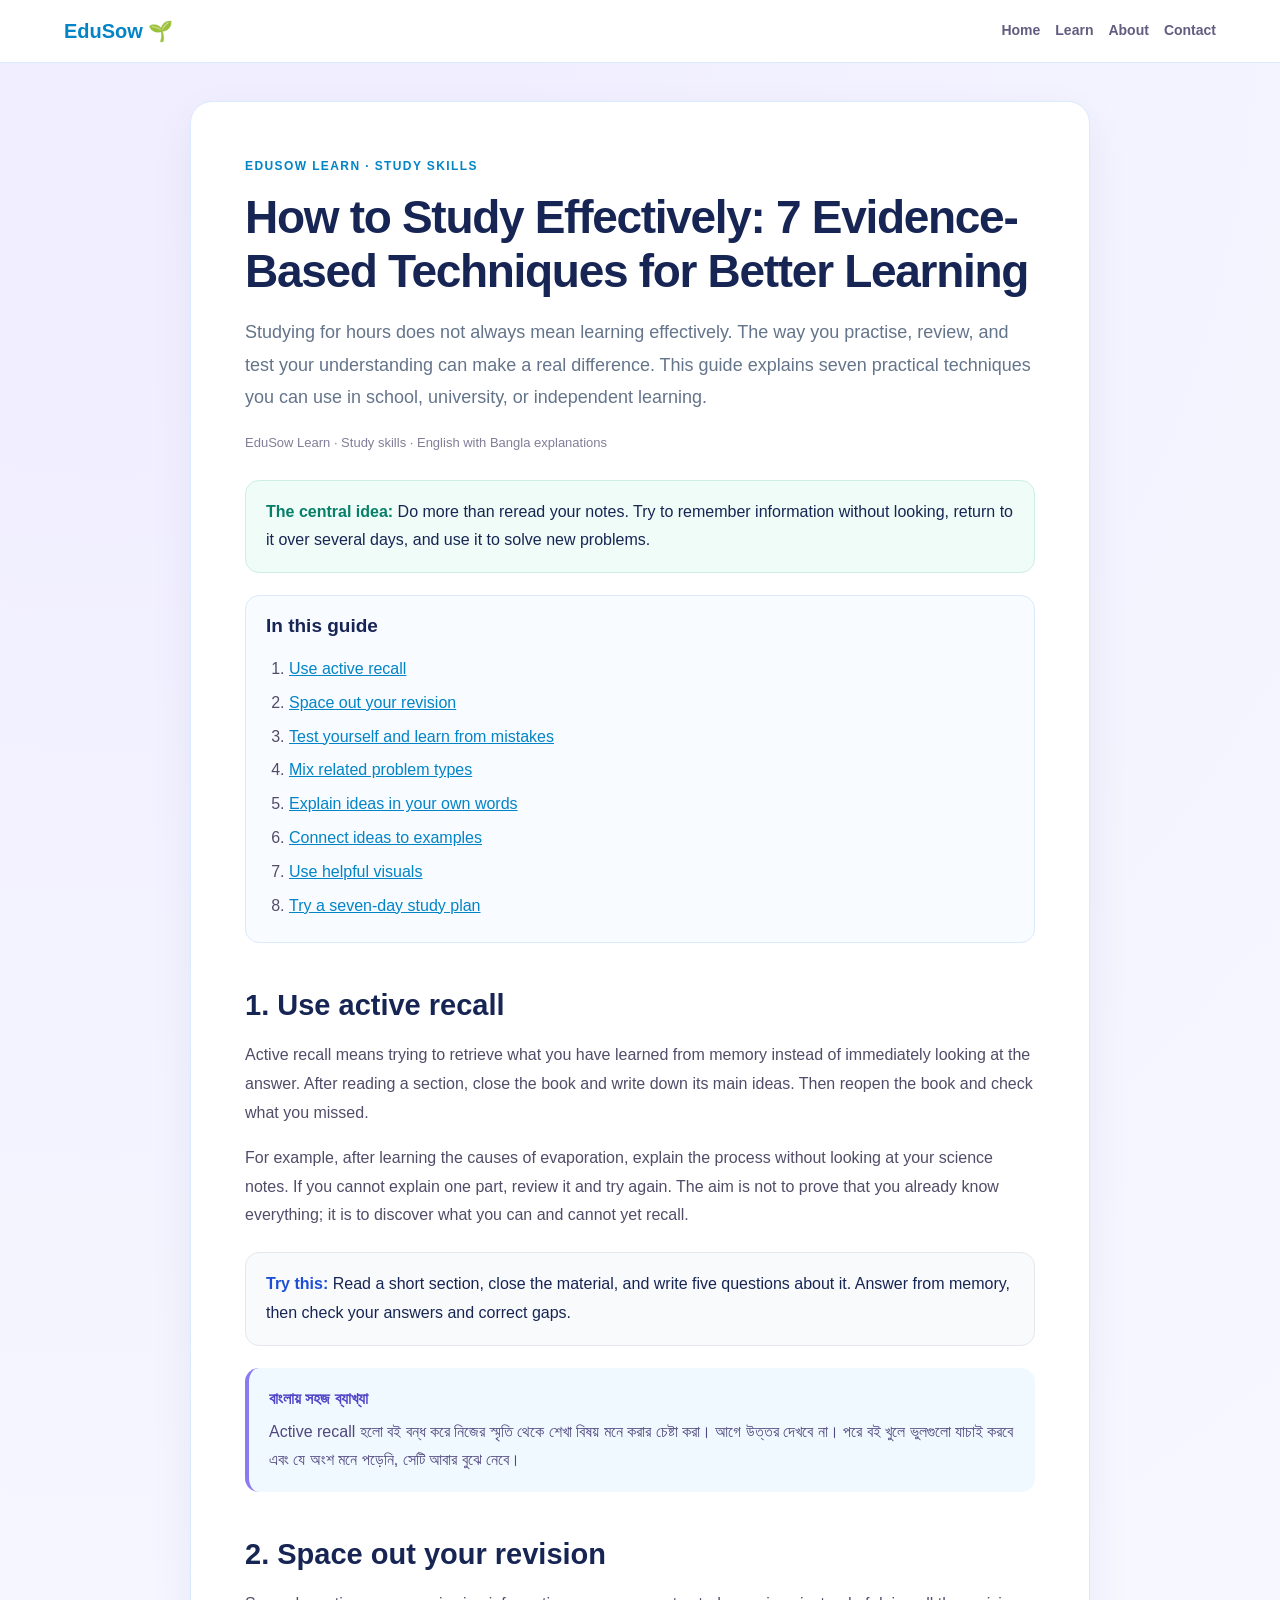
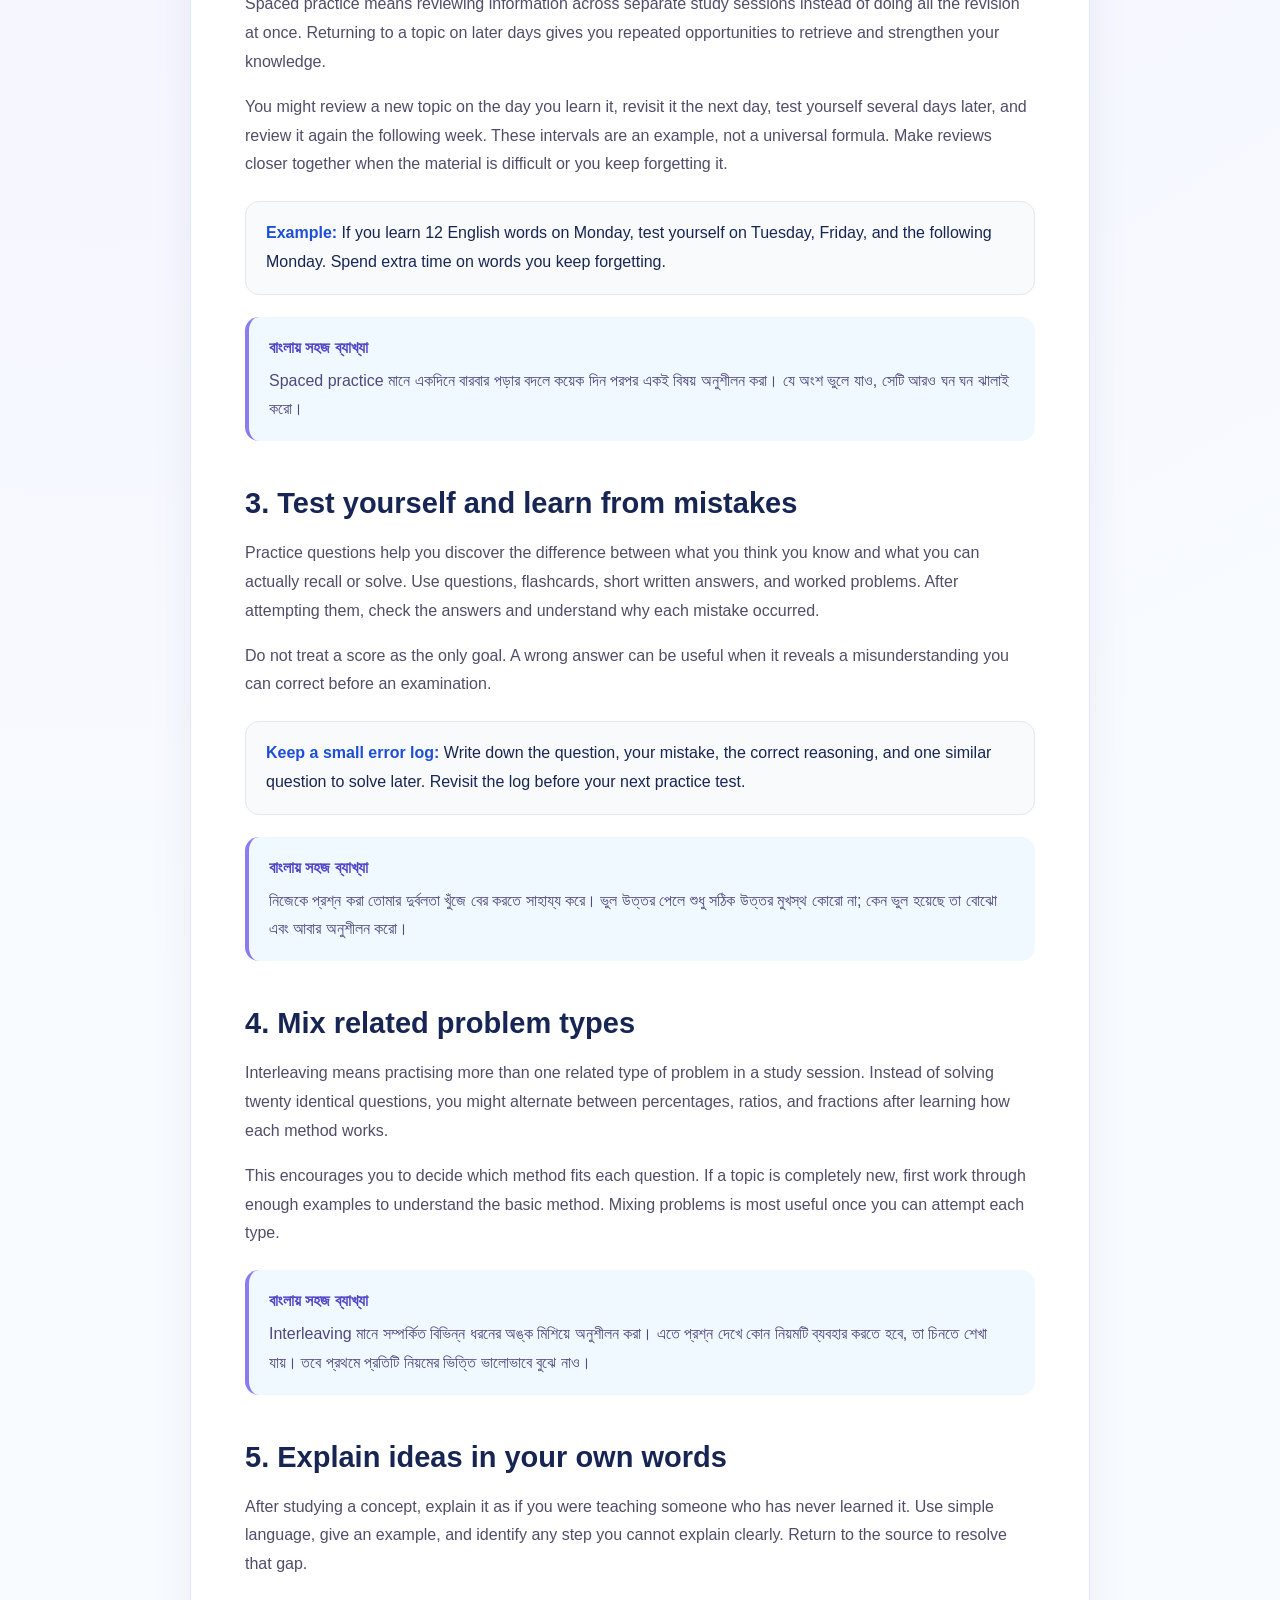
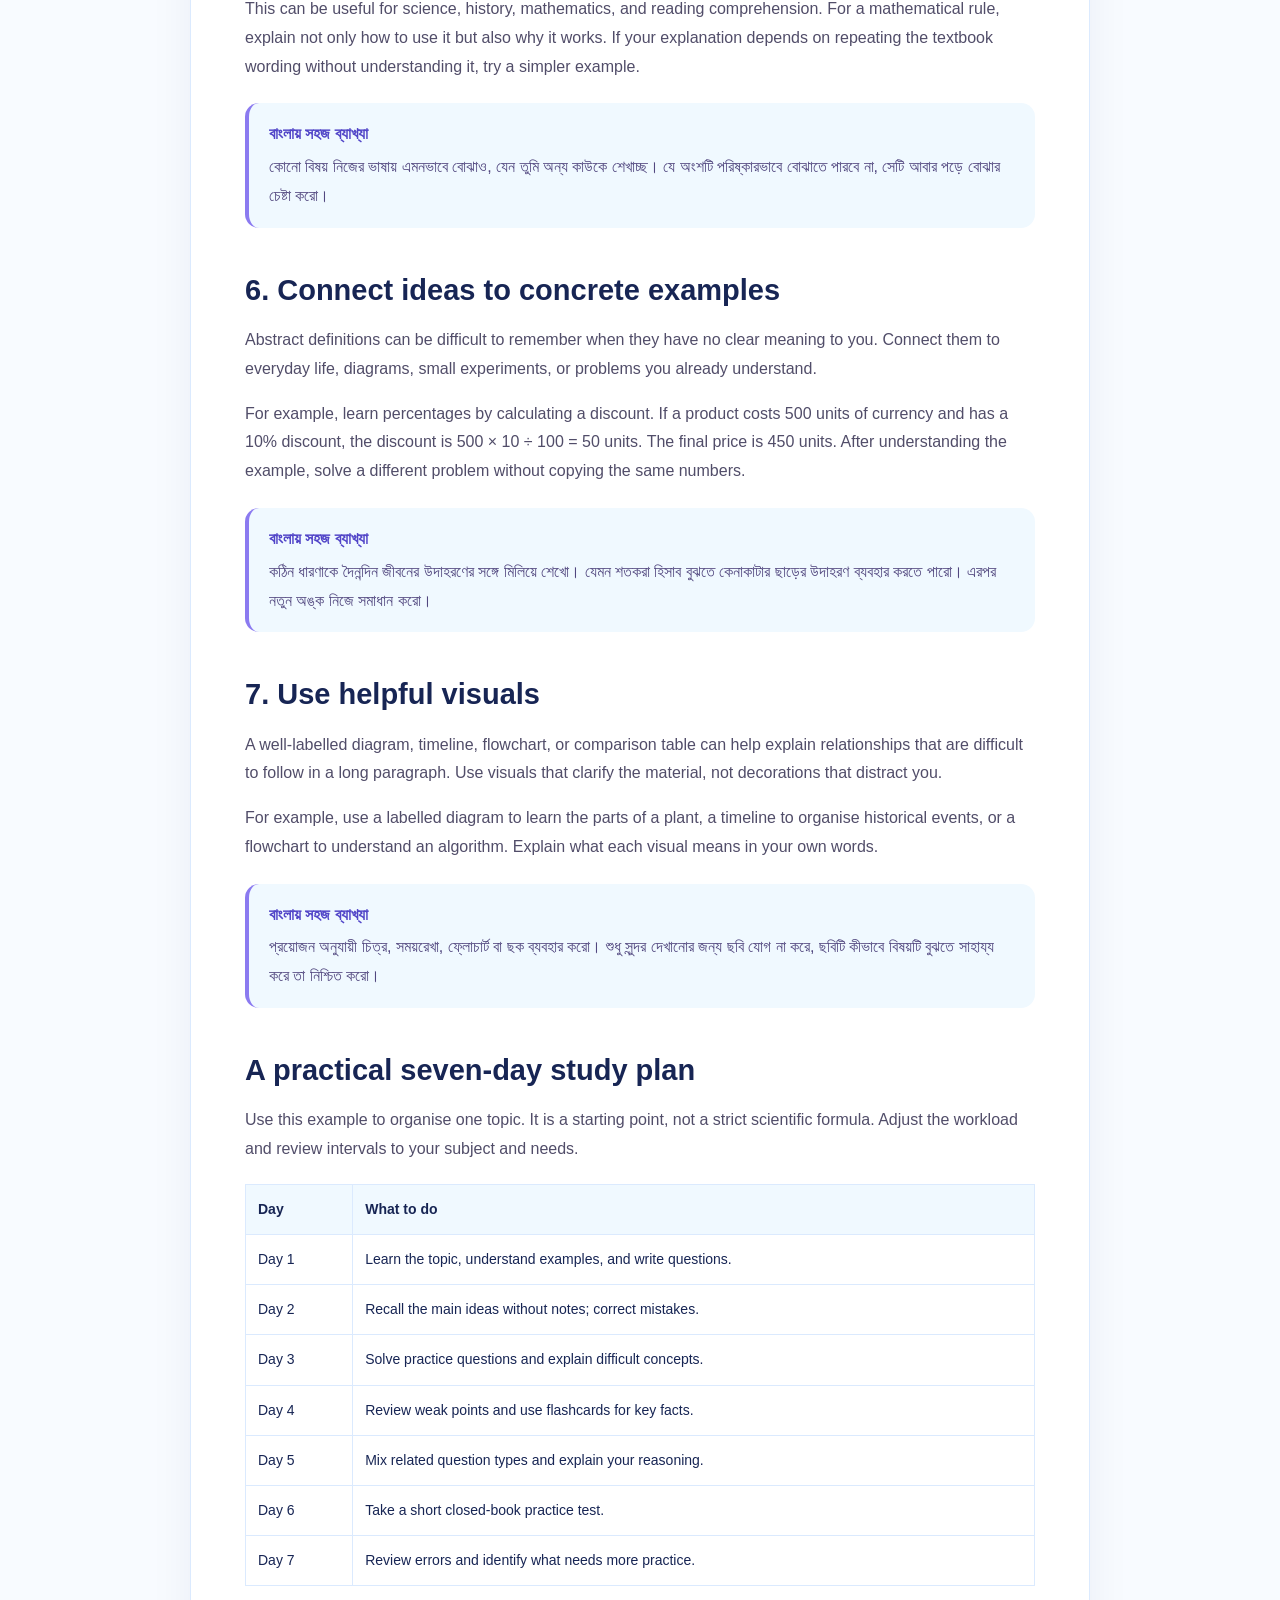
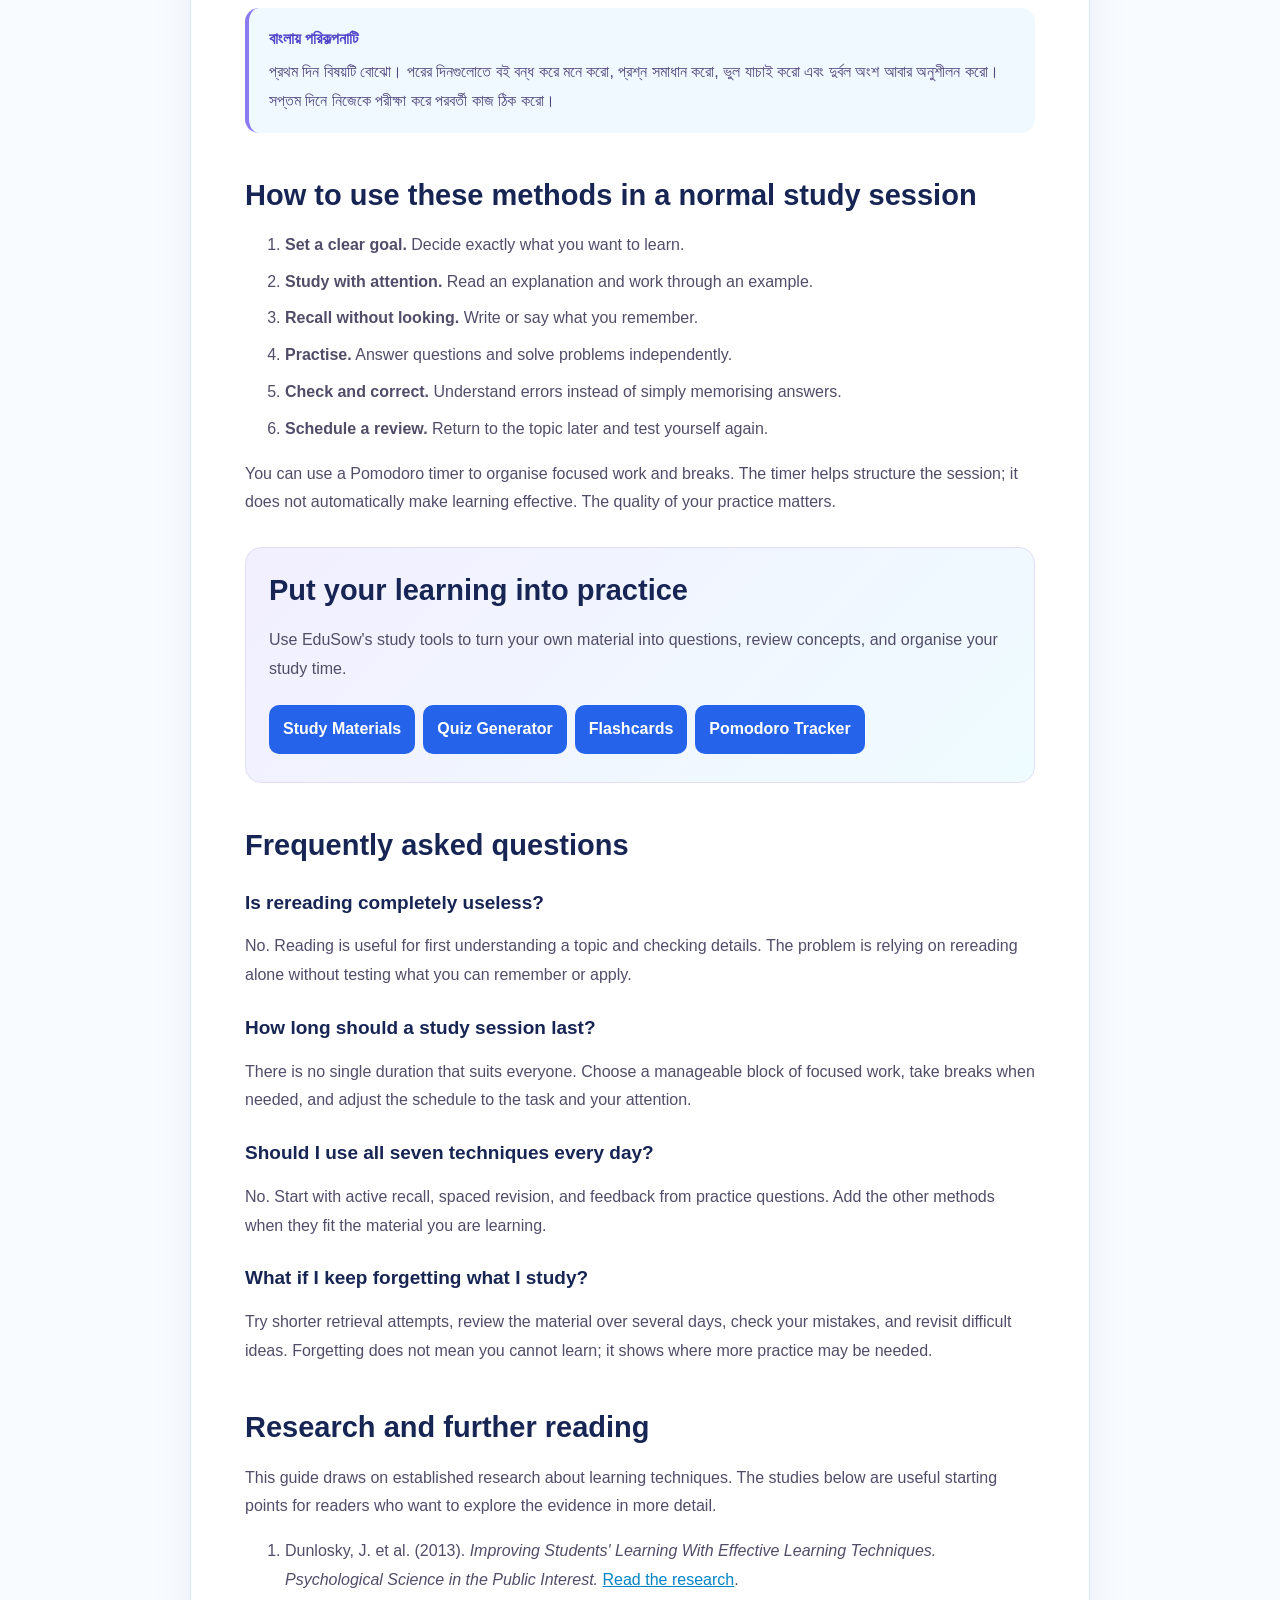
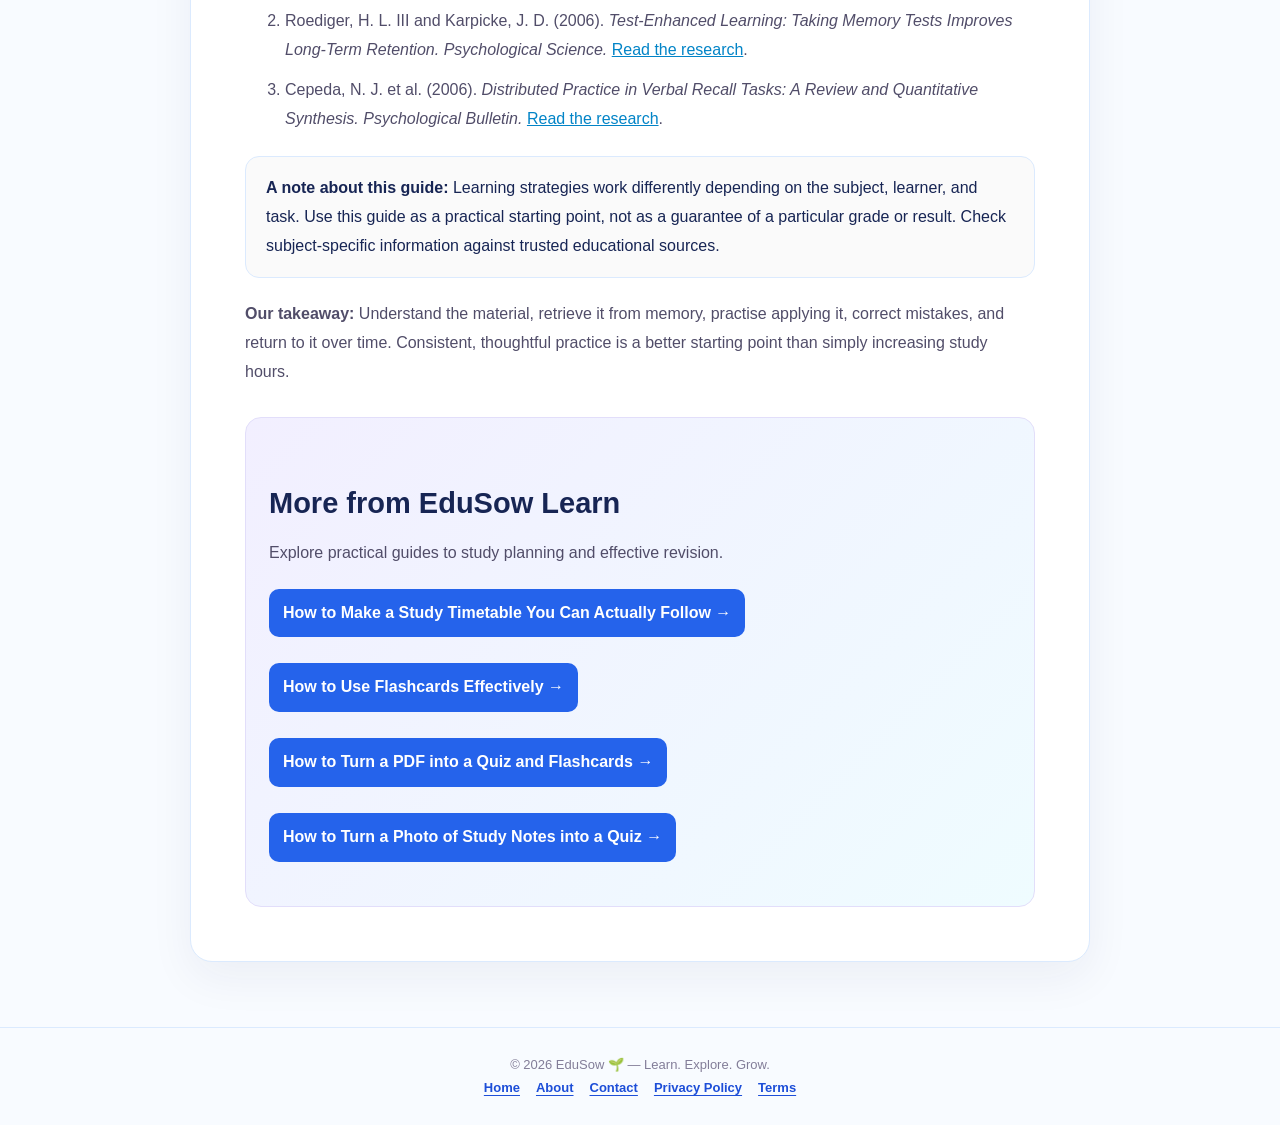
<file: learn.html>
<!DOCTYPE html>
<html lang="en">
<head>
    <!-- Google AdSense -->
    <script async src="https://pagead2.googlesyndication.com/pagead/js/adsbygoogle.js?client=ca-pub-7120557879667576" crossorigin="anonymous"></script>

  <meta charset="UTF-8">
  <meta name="viewport" content="width=device-width, initial-scale=1">
  <title>How to Study Effectively: 7 Evidence-Based Techniques | EduSow</title>
  <meta name="description" content="Learn seven practical study techniques, including active recall, spaced practice, and self-testing, with examples, a seven-day plan, and Bangla explanations.">
  <meta name="theme-color" content="#2563eb">
  <link rel="icon" type="image/png" href="/edusow-logo.png">
  <link rel="canonical" href="https://edusow.com/learn.html">
  <meta property="og:type" content="article">
  <meta property="og:title" content="How to Study Effectively: 7 Evidence-Based Techniques">
  <meta property="og:description" content="A practical guide to remembering more, understanding concepts, and studying more effectively.">
  <meta property="og:url" content="https://edusow.com/learn.html">
  <style>
    :root{--ink:#172554;--muted:#64748b;--accent:#2563eb;--line:#dbeafe;--bg:#f8fbff;--soft:#f0f9ff;--green:#087f69}
    *{box-sizing:border-box}
    html{scroll-behavior:smooth;scroll-padding-top:90px}
    body{margin:0;font-family:Inter,"Segoe UI",Arial,sans-serif;line-height:1.8;color:var(--ink);background:radial-gradient(circle at 8% 0%,#f0edff,transparent 34%),var(--bg)}
    a{color:var(--accent);overflow-wrap:anywhere}
    header{position:sticky;top:0;z-index:10;background:rgba(255,255,255,.96);backdrop-filter:blur(12px);border-bottom:1px solid var(--line);padding:13px 5%;display:flex;align-items:center;justify-content:space-between;gap:18px}
    .brand{font-size:20px;font-weight:850;color:var(--accent);text-decoration:none;white-space:nowrap}
    nav{display:flex;gap:15px;flex-wrap:wrap}nav a{color:#625c80;text-decoration:none;font-size:14px;font-weight:650}nav a:hover{color:var(--accent)}
    main{width:min(900px,92%);margin:38px auto 65px;padding:clamp(22px,5vw,54px);background:#fff;border:1px solid var(--line);border-radius:22px;box-shadow:0 16px 45px rgba(39,30,89,.06)}
    .eyebrow{color:var(--accent);font-size:12px;font-weight:800;letter-spacing:1.4px;text-transform:uppercase}
    h1{font-size:clamp(31px,5vw,46px);line-height:1.18;letter-spacing:-1.3px;margin:12px 0 16px}
    h2{font-size:clamp(23px,3vw,29px);line-height:1.35;margin:43px 0 14px;scroll-margin-top:90px}
    h3{font-size:19px;line-height:1.45;margin:24px 0 8px}
    p,li{color:#514d69}.intro{color:var(--muted);font-size:18px;line-height:1.8}
    .meta{color:#827d98;font-size:13px;margin:18px 0 25px}
    .toc,.takeaway,.bangla,.example,.note{padding:17px 20px;border-radius:14px;margin:22px 0}
    .toc{background:#f8fbff;border:1px solid var(--line)}.toc h2{font-size:19px;margin:0 0 10px}.toc ol{margin-bottom:0;padding-left:23px}.toc li{margin:5px 0}
    .takeaway{background:#effcf7;border:1px solid #ccefe2}.takeaway strong{color:var(--green)}
    .bangla{background:#f0f9ff;border-left:4px solid #8b7af0}.bangla strong{display:block;margin-bottom:4px;color:#5145c8}.bangla p{margin:0;color:#51477f}
    .example{background:#f8fafc;border:1px solid #e5e7eb}.example strong{color:#1d4ed8}
    .steps li{margin:8px 0}.study-table{width:100%;border-collapse:collapse;margin:20px 0;font-size:14px}
    .study-table th,.study-table td{text-align:left;vertical-align:top;padding:12px;border:1px solid var(--line)}.study-table th{background:#f0f9ff}
    .cta{margin-top:30px;padding:23px;border-radius:16px;background:linear-gradient(135deg,#f2efff,#effcff);border:1px solid #e2defa}
    .cta a{display:inline-block;margin:5px 8px 5px 0;padding:10px 14px;border-radius:10px;background:#2563eb;color:white;font-weight:700;text-decoration:none}
    .references li{margin:12px 0}.note{background:#fafafa;border:1px solid var(--line)}
    footer{text-align:center;border-top:1px solid var(--line);padding:25px 5%;color:#827d98;font-size:13px}footer a{margin:0 8px;text-decoration:none}
    @media(max-width:600px){header{align-items:flex-start;flex-direction:column}nav{gap:11px}main{margin:22px auto 38px}.study-table{font-size:12px}.study-table th,.study-table td{padding:8px}}
  

/* EDUSOW GLOBAL BLUE THEME OVERRIDE — keep all layouts unchanged */
:root {
  color-scheme: light;
  --primary: #2563eb !important;
  --primary-dark: #1d4ed8 !important;
  --secondary: #0ea5e9 !important;
  --accent: #0284c7 !important;
  --ink: #172554 !important;
  --muted: #64748b !important;
  --line: #dbeafe !important;
  --bg: #f8fbff !important;
}
html { accent-color: #2563eb !important; }
body {
  --primary: #2563eb !important;
  --primary-dark: #1d4ed8 !important;
  --secondary: #0ea5e9 !important;
  --accent: #0284c7 !important;
  --border: #dbeafe !important;
  --surface-soft: #eff6ff !important;
}
button, .button, a.button, .choose-file-btn, input[type="button"], input[type="submit"], input[type="reset"] {
  background: linear-gradient(135deg, #2563eb 0%, #0ea5e9 100%) !important;
  color: #ffffff !important;
  border-color: #2563eb !important;
}
button:hover, .button:hover, a.button:hover, .choose-file-btn:hover {
  background: linear-gradient(135deg, #1d4ed8 0%, #0284c7 100%) !important;
}
a:not(.button):not(button) { --primary: #2563eb; }
nav a:hover, .nav a:hover, .study-mode-btn.active, .active {
  color: #1d4ed8;
}
/* Keep page titles plain; do not apply gradient/highlight styling to headings. */
h1, .hero h1, .gradient-text {
  background: none !important;
  -webkit-background-clip: initial !important;
  background-clip: initial !important;
  -webkit-text-fill-color: currentColor !important;
  color: inherit !important;
}
section > h2::after, .section-heading::after {
  background: linear-gradient(90deg, #2563eb, #0ea5e9) !important;
}
.hero::before, .hero::after {
  background: linear-gradient(135deg, rgba(37,99,235,.12), rgba(14,165,233,.08)) !important;
}
.file-picker, .ai-info, .flashcard, .status, .quiz-option:hover {
  background: linear-gradient(135deg, #eff6ff, #f0f9ff) !important;
  border-color: #bfdbfe !important;
}
.study-controls #studyStartBtn, .study-mode-btn.active {
  background: linear-gradient(135deg, #2563eb, #0ea5e9) !important;
  color: #ffffff !important;
  border-color: #2563eb !important;
}
.study-phase-label, .timer-display, .ai-info strong { color: #1d4ed8 !important; }
input:focus, textarea:focus, select:focus, .quiz-question-viewport:focus {
  border-color: #3b82f6 !important;
  outline-color: #93c5fd !important;
  box-shadow: 0 0 0 4px rgba(37,99,235,.12) !important;
}
footer a:hover { color: #2563eb !important; }
@media (min-width: 851px) {
  /* Same blue palette on wide screens; preserve each page's existing layout. */
  button, .button, a.button, .choose-file-btn { color: #fff !important; }
}

/* Improve visibility and contrast of footer navigation links */
footer a { color:#1d4ed8 !important; font-weight:700; text-decoration:underline; text-underline-offset:3px; }
footer a:hover, footer a:focus-visible { color:#1e40af !important; text-decoration-thickness:2px; outline-offset:3px; }
</style>
  <script type="application/ld+json">
  {
    "@context":"https://schema.org",
    "@type":"Article",
    "headline":"How to Study Effectively: 7 Evidence-Based Techniques",
    "description":"A practical guide to active recall, spaced practice, self-testing, and other study methods, with examples and Bangla explanations.",
    "mainEntityOfPage":"https://edusow.com/learn.html",
    "publisher":{"@type":"Organization","name":"EduSow","url":"https://edusow.com/"},
    "inLanguage":"en"
  }
  </script>
  <meta name="twitter:card" content="summary">
  <meta name="twitter:title" content="How to Study Effectively: 7 Evidence-Based Techniques | EduSow">
  <meta name="twitter:description" content="Learn seven practical study techniques, including active recall, spaced practice, and self-testing, with examples, a seven-day plan, and Bangla explanations.">

  <script type="application/ld+json">
  {
    "@context":"https://schema.org",
    "@type":"FAQPage",
    "mainEntity":[
      {"@type":"Question","name":"Is rereading completely useless?","acceptedAnswer":{"@type":"Answer","text":"No. Reading is useful for first understanding a topic and checking details. The problem is relying on rereading alone without testing what you can remember or apply."}},
      {"@type":"Question","name":"How long should a study session last?","acceptedAnswer":{"@type":"Answer","text":"There is no single duration that suits everyone. Choose a manageable block of focused work, take breaks when needed, and adjust the schedule to the task and your attention."}},
      {"@type":"Question","name":"Should I use all seven techniques every day?","acceptedAnswer":{"@type":"Answer","text":"No. Start with active recall, spaced revision, and feedback from practice questions. Add the other methods when they fit the material you are learning."}},
      {"@type":"Question","name":"What if I keep forgetting what I study?","acceptedAnswer":{"@type":"Answer","text":"Try shorter retrieval attempts, review the material over several days, check your mistakes, and revisit difficult ideas. Forgetting does not mean you cannot learn; it shows where more practice may be needed."}}
    ]
  }
  </script>

</head>
<body>
<header>
  <a class="brand" href="index.html">EduSow 🌱</a>
  <nav aria-label="Main navigation">
    <a href="index.html">Home</a>
    <a href="learn.html" aria-current="page">Learn</a>
    <a href="about.html">About</a>
    <a href="contact.html">Contact</a>
  </nav>
</header>
<main>
<article>
  <div class="eyebrow">EDUSOW LEARN · STUDY SKILLS</div>
  <h1>How to Study Effectively: 7 Evidence-Based Techniques for Better Learning</h1>
  <p class="intro">Studying for hours does not always mean learning effectively. The way you practise, review, and test your understanding can make a real difference. This guide explains seven practical techniques you can use in school, university, or independent learning.</p>
  <p class="meta">EduSow Learn · Study skills · English with Bangla explanations</p>
  <div class="takeaway"><strong>The central idea:</strong> Do more than reread your notes. Try to remember information without looking, return to it over several days, and use it to solve new problems.</div>
  <div class="toc"><h2>In this guide</h2><ol>
    <li><a href="#active-recall">Use active recall</a></li><li><a href="#spacing">Space out your revision</a></li><li><a href="#testing">Test yourself and learn from mistakes</a></li><li><a href="#interleaving">Mix related problem types</a></li><li><a href="#explain">Explain ideas in your own words</a></li><li><a href="#examples">Connect ideas to examples</a></li><li><a href="#visuals">Use helpful visuals</a></li><li><a href="#plan">Try a seven-day study plan</a></li>
  </ol></div>
  <h2 id="active-recall">1. Use active recall</h2>
  <p>Active recall means trying to retrieve what you have learned from memory instead of immediately looking at the answer. After reading a section, close the book and write down its main ideas. Then reopen the book and check what you missed.</p>
  <p>For example, after learning the causes of evaporation, explain the process without looking at your science notes. If you cannot explain one part, review it and try again. The aim is not to prove that you already know everything; it is to discover what you can and cannot yet recall.</p>
  <div class="example"><strong>Try this:</strong> Read a short section, close the material, and write five questions about it. Answer from memory, then check your answers and correct gaps.</div>
  <div class="bangla"><strong>বাংলায় সহজ ব্যাখ্যা</strong><p>Active recall হলো বই বন্ধ করে নিজের স্মৃতি থেকে শেখা বিষয় মনে করার চেষ্টা করা। আগে উত্তর দেখবে না। পরে বই খুলে ভুলগুলো যাচাই করবে এবং যে অংশ মনে পড়েনি, সেটি আবার বুঝে নেবে।</p></div>
  <h2 id="spacing">2. Space out your revision</h2>
  <p>Spaced practice means reviewing information across separate study sessions instead of doing all the revision at once. Returning to a topic on later days gives you repeated opportunities to retrieve and strengthen your knowledge.</p>
  <p>You might review a new topic on the day you learn it, revisit it the next day, test yourself several days later, and review it again the following week. These intervals are an example, not a universal formula. Make reviews closer together when the material is difficult or you keep forgetting it.</p>
  <div class="example"><strong>Example:</strong> If you learn 12 English words on Monday, test yourself on Tuesday, Friday, and the following Monday. Spend extra time on words you keep forgetting.</div>
  <div class="bangla"><strong>বাংলায় সহজ ব্যাখ্যা</strong><p>Spaced practice মানে একদিনে বারবার পড়ার বদলে কয়েক দিন পরপর একই বিষয় অনুশীলন করা। যে অংশ ভুলে যাও, সেটি আরও ঘন ঘন ঝালাই করো।</p></div>
  <h2 id="testing">3. Test yourself and learn from mistakes</h2>
  <p>Practice questions help you discover the difference between what you think you know and what you can actually recall or solve. Use questions, flashcards, short written answers, and worked problems. After attempting them, check the answers and understand why each mistake occurred.</p>
  <p>Do not treat a score as the only goal. A wrong answer can be useful when it reveals a misunderstanding you can correct before an examination.</p>
  <div class="example"><strong>Keep a small error log:</strong> Write down the question, your mistake, the correct reasoning, and one similar question to solve later. Revisit the log before your next practice test.</div>
  <div class="bangla"><strong>বাংলায় সহজ ব্যাখ্যা</strong><p>নিজেকে প্রশ্ন করা তোমার দুর্বলতা খুঁজে বের করতে সাহায্য করে। ভুল উত্তর পেলে শুধু সঠিক উত্তর মুখস্থ কোরো না; কেন ভুল হয়েছে তা বোঝো এবং আবার অনুশীলন করো।</p></div>
  <h2 id="interleaving">4. Mix related problem types</h2>
  <p>Interleaving means practising more than one related type of problem in a study session. Instead of solving twenty identical questions, you might alternate between percentages, ratios, and fractions after learning how each method works.</p>
  <p>This encourages you to decide which method fits each question. If a topic is completely new, first work through enough examples to understand the basic method. Mixing problems is most useful once you can attempt each type.</p>
  <div class="bangla"><strong>বাংলায় সহজ ব্যাখ্যা</strong><p>Interleaving মানে সম্পর্কিত বিভিন্ন ধরনের অঙ্ক মিশিয়ে অনুশীলন করা। এতে প্রশ্ন দেখে কোন নিয়মটি ব্যবহার করতে হবে, তা চিনতে শেখা যায়। তবে প্রথমে প্রতিটি নিয়মের ভিত্তি ভালোভাবে বুঝে নাও।</p></div>
  <h2 id="explain">5. Explain ideas in your own words</h2>
  <p>After studying a concept, explain it as if you were teaching someone who has never learned it. Use simple language, give an example, and identify any step you cannot explain clearly. Return to the source to resolve that gap.</p>
  <p>This can be useful for science, history, mathematics, and reading comprehension. For a mathematical rule, explain not only how to use it but also why it works. If your explanation depends on repeating the textbook wording without understanding it, try a simpler example.</p>
  <div class="bangla"><strong>বাংলায় সহজ ব্যাখ্যা</strong><p>কোনো বিষয় নিজের ভাষায় এমনভাবে বোঝাও, যেন তুমি অন্য কাউকে শেখাচ্ছ। যে অংশটি পরিষ্কারভাবে বোঝাতে পারবে না, সেটি আবার পড়ে বোঝার চেষ্টা করো।</p></div>
  <h2 id="examples">6. Connect ideas to concrete examples</h2>
  <p>Abstract definitions can be difficult to remember when they have no clear meaning to you. Connect them to everyday life, diagrams, small experiments, or problems you already understand.</p>
  <p>For example, learn percentages by calculating a discount. If a product costs 500 units of currency and has a 10% discount, the discount is 500 × 10 ÷ 100 = 50 units. The final price is 450 units. After understanding the example, solve a different problem without copying the same numbers.</p>
  <div class="bangla"><strong>বাংলায় সহজ ব্যাখ্যা</strong><p>কঠিন ধারণাকে দৈনন্দিন জীবনের উদাহরণের সঙ্গে মিলিয়ে শেখো। যেমন শতকরা হিসাব বুঝতে কেনাকাটার ছাড়ের উদাহরণ ব্যবহার করতে পারো। এরপর নতুন অঙ্ক নিজে সমাধান করো।</p></div>
  <h2 id="visuals">7. Use helpful visuals</h2>
  <p>A well-labelled diagram, timeline, flowchart, or comparison table can help explain relationships that are difficult to follow in a long paragraph. Use visuals that clarify the material, not decorations that distract you.</p>
  <p>For example, use a labelled diagram to learn the parts of a plant, a timeline to organise historical events, or a flowchart to understand an algorithm. Explain what each visual means in your own words.</p>
  <div class="bangla"><strong>বাংলায় সহজ ব্যাখ্যা</strong><p>প্রয়োজন অনুযায়ী চিত্র, সময়রেখা, ফ্লোচার্ট বা ছক ব্যবহার করো। শুধু সুন্দর দেখানোর জন্য ছবি যোগ না করে, ছবিটি কীভাবে বিষয়টি বুঝতে সাহায্য করে তা নিশ্চিত করো।</p></div>
  <h2 id="plan">A practical seven-day study plan</h2>
  <p>Use this example to organise one topic. It is a starting point, not a strict scientific formula. Adjust the workload and review intervals to your subject and needs.</p>
  <table class="study-table"><thead><tr><th>Day</th><th>What to do</th></tr></thead><tbody>
    <tr><td>Day 1</td><td>Learn the topic, understand examples, and write questions.</td></tr>
    <tr><td>Day 2</td><td>Recall the main ideas without notes; correct mistakes.</td></tr>
    <tr><td>Day 3</td><td>Solve practice questions and explain difficult concepts.</td></tr>
    <tr><td>Day 4</td><td>Review weak points and use flashcards for key facts.</td></tr>
    <tr><td>Day 5</td><td>Mix related question types and explain your reasoning.</td></tr>
    <tr><td>Day 6</td><td>Take a short closed-book practice test.</td></tr>
    <tr><td>Day 7</td><td>Review errors and identify what needs more practice.</td></tr>
  </tbody></table>
  <div class="bangla"><strong>বাংলায় পরিকল্পনাটি</strong><p>প্রথম দিন বিষয়টি বোঝো। পরের দিনগুলোতে বই বন্ধ করে মনে করো, প্রশ্ন সমাধান করো, ভুল যাচাই করো এবং দুর্বল অংশ আবার অনুশীলন করো। সপ্তম দিনে নিজেকে পরীক্ষা করে পরবর্তী কাজ ঠিক করো।</p></div>
  <h2>How to use these methods in a normal study session</h2>
  <ol class="steps"><li><strong>Set a clear goal.</strong> Decide exactly what you want to learn.</li><li><strong>Study with attention.</strong> Read an explanation and work through an example.</li><li><strong>Recall without looking.</strong> Write or say what you remember.</li><li><strong>Practise.</strong> Answer questions and solve problems independently.</li><li><strong>Check and correct.</strong> Understand errors instead of simply memorising answers.</li><li><strong>Schedule a review.</strong> Return to the topic later and test yourself again.</li></ol>
  <p>You can use a Pomodoro timer to organise focused work and breaks. The timer helps structure the session; it does not automatically make learning effective. The quality of your practice matters.</p>
  <div class="cta"><h2 style="margin-top:0">Put your learning into practice</h2><p>Use EduSow's study tools to turn your own material into questions, review concepts, and organise your study time.</p><a href="index.html#materials">Study Materials</a><a href="index.html#quiz">Quiz Generator</a><a href="index.html#flashcards">Flashcards</a><a href="index.html#timer">Pomodoro Tracker</a></div>
  <h2>Frequently asked questions</h2>
  <h3>Is rereading completely useless?</h3><p>No. Reading is useful for first understanding a topic and checking details. The problem is relying on rereading alone without testing what you can remember or apply.</p>
  <h3>How long should a study session last?</h3><p>There is no single duration that suits everyone. Choose a manageable block of focused work, take breaks when needed, and adjust the schedule to the task and your attention.</p>
  <h3>Should I use all seven techniques every day?</h3><p>No. Start with active recall, spaced revision, and feedback from practice questions. Add the other methods when they fit the material you are learning.</p>
  <h3>What if I keep forgetting what I study?</h3><p>Try shorter retrieval attempts, review the material over several days, check your mistakes, and revisit difficult ideas. Forgetting does not mean you cannot learn; it shows where more practice may be needed.</p>
  <h2>Research and further reading</h2>
  <p>This guide draws on established research about learning techniques. The studies below are useful starting points for readers who want to explore the evidence in more detail.</p>
  <ol class="references">
    <li>Dunlosky, J. et al. (2013). <em>Improving Students' Learning With Effective Learning Techniques.</em> <em>Psychological Science in the Public Interest.</em> <a href="https://doi.org/10.1177/1529100612453266" target="_blank" rel="noopener noreferrer">Read the research</a>.</li>
    <li>Roediger, H. L. III and Karpicke, J. D. (2006). <em>Test-Enhanced Learning: Taking Memory Tests Improves Long-Term Retention.</em> <em>Psychological Science.</em> <a href="https://doi.org/10.1111/j.1467-9280.2006.01693.x" target="_blank" rel="noopener noreferrer">Read the research</a>.</li>
    <li>Cepeda, N. J. et al. (2006). <em>Distributed Practice in Verbal Recall Tasks: A Review and Quantitative Synthesis.</em> <em>Psychological Bulletin.</em> <a href="https://doi.org/10.1037/0033-2909.132.3.354" target="_blank" rel="noopener noreferrer">Read the research</a>.</li>
  </ol>
  <div class="note"><strong>A note about this guide:</strong> Learning strategies work differently depending on the subject, learner, and task. Use this guide as a practical starting point, not as a guarantee of a particular grade or result. Check subject-specific information against trusted educational sources.</div>
  <p><strong>Our takeaway:</strong> Understand the material, retrieve it from memory, practise applying it, correct mistakes, and return to it over time. Consistent, thoughtful practice is a better starting point than simply increasing study hours.</p>

  <section class="cta" aria-labelledby="more-guides"><h2 id="more-guides">More from EduSow Learn</h2><p>Explore practical guides to study planning and effective revision.</p><p><a href="study-timetable.html">How to Make a Study Timetable You Can Actually Follow →</a></p><p><a href="flashcards-guide.html">How to Use Flashcards Effectively →</a></p>
    <p><a href="pdf-to-quiz-guide.html">How to Turn a PDF into a Quiz and Flashcards →</a></p>
    <p><a href="photo-notes-to-quiz-guide.html">How to Turn a Photo of Study Notes into a Quiz →</a></p></section>
</article>
</main>
<footer>© 2026 EduSow 🌱 — Learn. Explore. Grow.<br><a href="index.html">Home</a><a href="about.html">About</a><a href="contact.html">Contact</a><a href="privacy.html">Privacy Policy</a><a href="terms.html">Terms</a></footer>
</body>
</html>
</file>
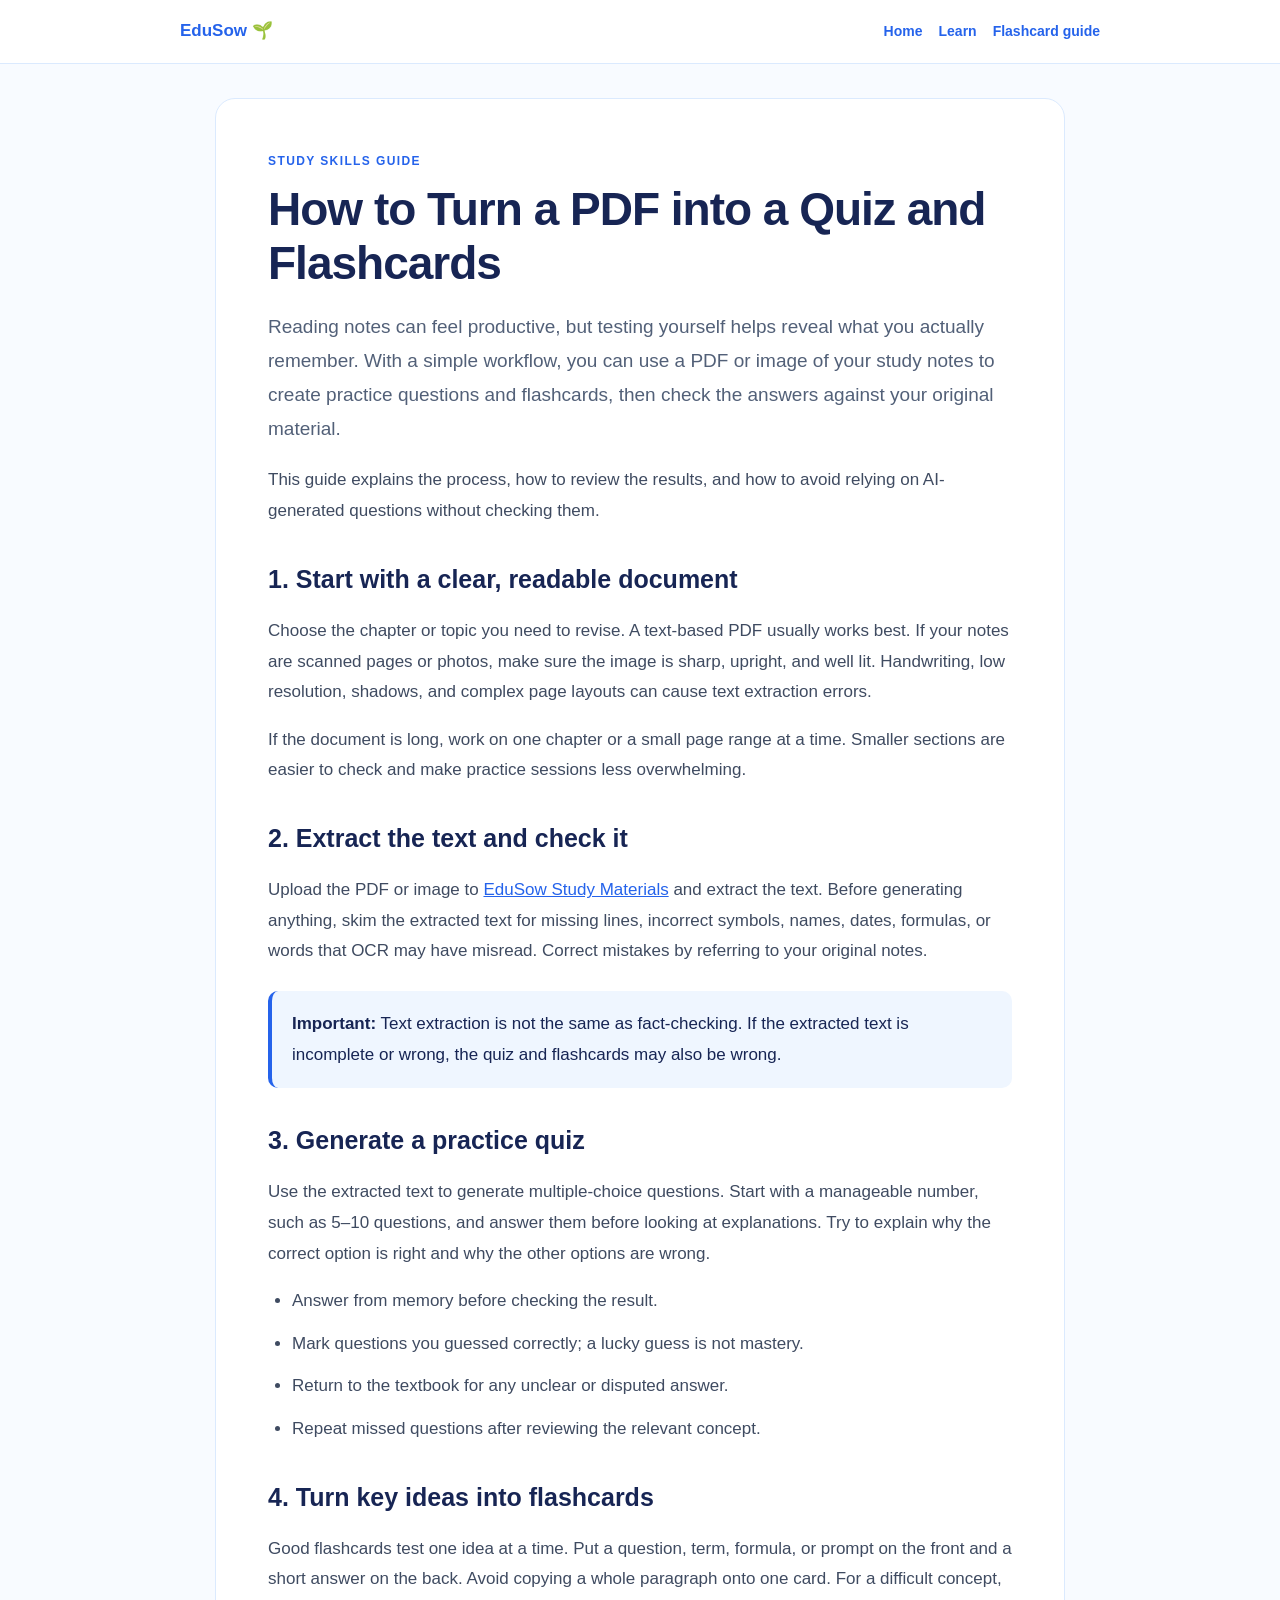
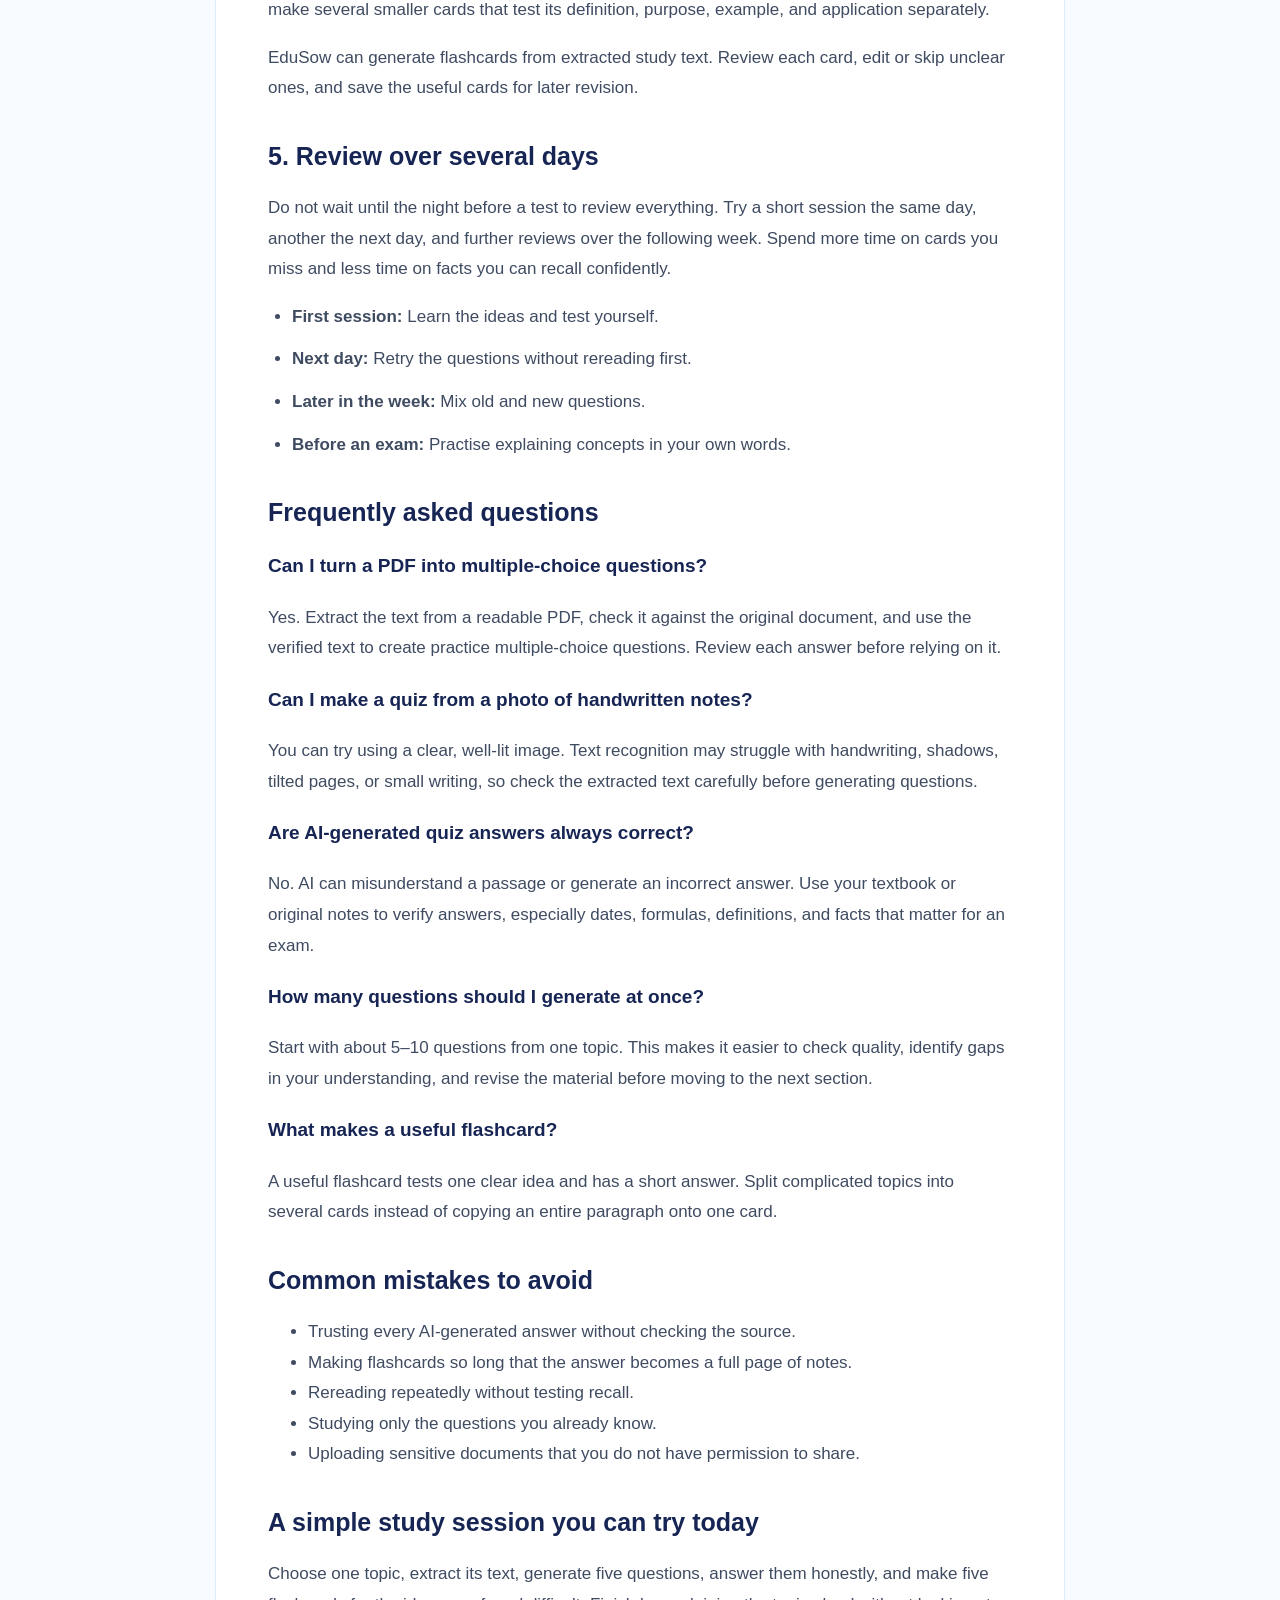
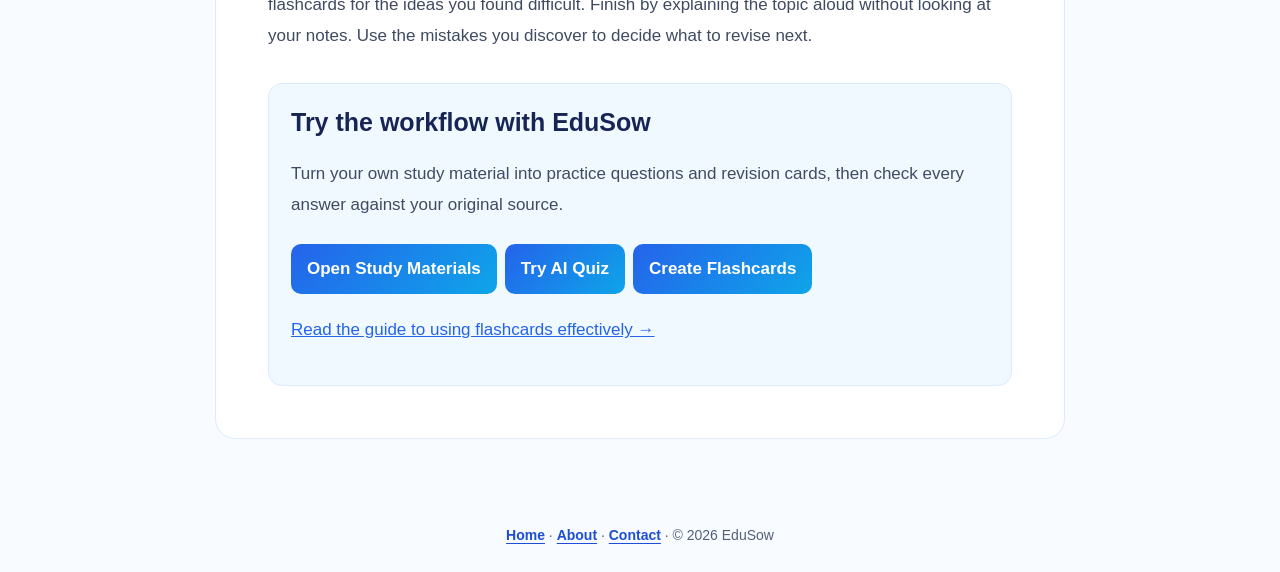
<file: pdf-to-quiz-guide.html>
<!doctype html>
<html lang="en">
<head>
  <meta charset="utf-8">
  <meta name="viewport" content="width=device-width, initial-scale=1">
  <title>How to Turn a PDF into a Quiz and Flashcards | EduSow</title>
  <meta name="description" content="Learn how to turn a PDF into a quiz, generate practice MCQs from study notes, and make flashcards. Includes steps for checking extracted text and AI answers.">
  <link rel="canonical" href="https://edusow.com/pdf-to-quiz-guide.html">
  <meta name="theme-color" content="#2563eb">
  <meta property="og:type" content="article">
  <meta property="og:title" content="How to Turn a PDF into a Quiz and Flashcards">
  <meta property="og:description" content="A step-by-step study workflow for turning notes into practice questions and flashcards.">
  <meta property="og:url" content="https://edusow.com/pdf-to-quiz-guide.html">
  <link rel="icon" type="image/png" href="/edusow-logo.png">
  <script type="application/ld+json">
  {
    "@context": "https://schema.org",
    "@type": "FAQPage",
    "mainEntity": [
      {"@type":"Question","name":"Can I turn a PDF into multiple-choice questions?","acceptedAnswer":{"@type":"Answer","text":"Yes. Extract the text from a readable PDF, check it against the original document, and use the verified text to create practice multiple-choice questions. Review each answer before relying on it."}},
      {"@type":"Question","name":"Can I make a quiz from a photo of handwritten notes?","acceptedAnswer":{"@type":"Answer","text":"You can try using a clear, well-lit image. Text recognition may struggle with handwriting, shadows, tilted pages, or small writing, so check the extracted text carefully before generating questions."}},
      {"@type":"Question","name":"Are AI-generated quiz answers always correct?","acceptedAnswer":{"@type":"Answer","text":"No. AI can misunderstand a passage or generate an incorrect answer. Use your textbook or original notes to verify answers, especially dates, formulas, definitions, and facts that matter for an exam."}},
      {"@type":"Question","name":"How many questions should I generate at once?","acceptedAnswer":{"@type":"Answer","text":"Start with about 5–10 questions from one topic. This makes it easier to check quality, identify gaps in your understanding, and revise the material before moving to the next section."}},
      {"@type":"Question","name":"What makes a useful flashcard?","acceptedAnswer":{"@type":"Answer","text":"A useful flashcard tests one clear idea and has a short answer. Split complicated topics into several cards instead of copying an entire paragraph onto one card."}}
    ]
  }
  </script>

  <style>
    :root{color-scheme:light;--blue:#2563eb;--ink:#172554;--muted:#526078;--line:#dbeafe}
    *{box-sizing:border-box}body{margin:0;background:#f8fbff;color:var(--ink);font:17px/1.8 Inter,"Segoe UI",Arial,sans-serif}
    header{padding:16px max(4%,calc((100% - 920px)/2));background:#fff;border-bottom:1px solid var(--line);display:flex;gap:20px;align-items:center;justify-content:space-between;flex-wrap:wrap}
    header a{color:var(--blue);font-weight:750;text-decoration:none}nav{display:flex;gap:16px;flex-wrap:wrap;font-size:14px}
    main{width:min(850px,92%);margin:34px auto 60px;padding:clamp(22px,5vw,52px);background:white;border:1px solid var(--line);border-radius:20px}
    .eyebrow{color:var(--blue);font-size:12px;font-weight:800;letter-spacing:1.4px;text-transform:uppercase}
    h1{font-size:clamp(31px,5vw,46px);line-height:1.18;letter-spacing:-1px;margin:10px 0 16px}h2{font-size:25px;line-height:1.3;margin-top:36px}h3{font-size:19px}
    .intro{font-size:19px;color:var(--muted)}p,li{color:#3f4b61}a{color:var(--blue)}.steps{padding-left:24px}.steps li{margin:12px 0}
    .tip{padding:18px 20px;background:#eff6ff;border-left:4px solid var(--blue);border-radius:10px;margin:24px 0}
    .cta{padding:22px;background:#f0f9ff;border:1px solid var(--line);border-radius:14px;margin-top:32px}
    .button{display:inline-block;background:linear-gradient(135deg,#2563eb,#0ea5e9);color:#fff;text-decoration:none;padding:10px 16px;border-radius:10px;font-weight:750;margin:6px 8px 4px 0}
    footer{text-align:center;padding:24px;color:var(--muted);font-size:14px}
  
/* Improve visibility and contrast of footer navigation links */
footer a { color:#1d4ed8 !important; font-weight:700; text-decoration:underline; text-underline-offset:3px; }
footer a:hover, footer a:focus-visible { color:#1e40af !important; text-decoration-thickness:2px; outline-offset:3px; }
</style>
</head>
<body>
<header><a href="https://edusow.com/">EduSow 🌱</a><nav><a href="/">Home</a><a href="/learn.html">Learn</a><a href="/flashcards-guide.html">Flashcard guide</a></nav></header>
<main>
  <div class="eyebrow">Study skills guide</div>
  <h1>How to Turn a PDF into a Quiz and Flashcards</h1>
  <p class="intro">Reading notes can feel productive, but testing yourself helps reveal what you actually remember. With a simple workflow, you can use a PDF or image of your study notes to create practice questions and flashcards, then check the answers against your original material.</p>
  <p>This guide explains the process, how to review the results, and how to avoid relying on AI-generated questions without checking them.</p>
  <h2>1. Start with a clear, readable document</h2>
  <p>Choose the chapter or topic you need to revise. A text-based PDF usually works best. If your notes are scanned pages or photos, make sure the image is sharp, upright, and well lit. Handwriting, low resolution, shadows, and complex page layouts can cause text extraction errors.</p>
  <p>If the document is long, work on one chapter or a small page range at a time. Smaller sections are easier to check and make practice sessions less overwhelming.</p>
  <h2>2. Extract the text and check it</h2>
  <p>Upload the PDF or image to <a href="/#materials">EduSow Study Materials</a> and extract the text. Before generating anything, skim the extracted text for missing lines, incorrect symbols, names, dates, formulas, or words that OCR may have misread. Correct mistakes by referring to your original notes.</p>
  <div class="tip"><strong>Important:</strong> Text extraction is not the same as fact-checking. If the extracted text is incomplete or wrong, the quiz and flashcards may also be wrong.</div>
  <h2>3. Generate a practice quiz</h2>
  <p>Use the extracted text to generate multiple-choice questions. Start with a manageable number, such as 5–10 questions, and answer them before looking at explanations. Try to explain why the correct option is right and why the other options are wrong.</p>
  <ul class="steps">
    <li>Answer from memory before checking the result.</li>
    <li>Mark questions you guessed correctly; a lucky guess is not mastery.</li>
    <li>Return to the textbook for any unclear or disputed answer.</li>
    <li>Repeat missed questions after reviewing the relevant concept.</li>
  </ul>
  <h2>4. Turn key ideas into flashcards</h2>
  <p>Good flashcards test one idea at a time. Put a question, term, formula, or prompt on the front and a short answer on the back. Avoid copying a whole paragraph onto one card. For a difficult concept, make several smaller cards that test its definition, purpose, example, and application separately.</p>
  <p>EduSow can generate flashcards from extracted study text. Review each card, edit or skip unclear ones, and save the useful cards for later revision.</p>
  <h2>5. Review over several days</h2>
  <p>Do not wait until the night before a test to review everything. Try a short session the same day, another the next day, and further reviews over the following week. Spend more time on cards you miss and less time on facts you can recall confidently.</p>
  <ul class="steps">
    <li><strong>First session:</strong> Learn the ideas and test yourself.</li>
    <li><strong>Next day:</strong> Retry the questions without rereading first.</li>
    <li><strong>Later in the week:</strong> Mix old and new questions.</li>
    <li><strong>Before an exam:</strong> Practise explaining concepts in your own words.</li>
  </ul>
  <h2>Frequently asked questions</h2>
  <h3>Can I turn a PDF into multiple-choice questions?</h3>
  <p>Yes. Extract the text from a readable PDF, check it against the original document, and use the verified text to create practice multiple-choice questions. Review each answer before relying on it.</p>
  <h3>Can I make a quiz from a photo of handwritten notes?</h3>
  <p>You can try using a clear, well-lit image. Text recognition may struggle with handwriting, shadows, tilted pages, or small writing, so check the extracted text carefully before generating questions.</p>
  <h3>Are AI-generated quiz answers always correct?</h3>
  <p>No. AI can misunderstand a passage or generate an incorrect answer. Use your textbook or original notes to verify answers, especially dates, formulas, definitions, and facts that matter for an exam.</p>
  <h3>How many questions should I generate at once?</h3>
  <p>Start with about 5–10 questions from one topic. This makes it easier to check quality, identify gaps in your understanding, and revise the material before moving to the next section.</p>
  <h3>What makes a useful flashcard?</h3>
  <p>A useful flashcard tests one clear idea and has a short answer. Split complicated topics into several cards instead of copying an entire paragraph onto one card.</p>
  <h2>Common mistakes to avoid</h2>
  <ul>
    <li>Trusting every AI-generated answer without checking the source.</li>
    <li>Making flashcards so long that the answer becomes a full page of notes.</li>
    <li>Rereading repeatedly without testing recall.</li>
    <li>Studying only the questions you already know.</li>
    <li>Uploading sensitive documents that you do not have permission to share.</li>
  </ul>
  <h2>A simple study session you can try today</h2>
  <p>Choose one topic, extract its text, generate five questions, answer them honestly, and make five flashcards for the ideas you found difficult. Finish by explaining the topic aloud without looking at your notes. Use the mistakes you discover to decide what to revise next.</p>
  <div class="cta"><h2 style="margin-top:0">Try the workflow with EduSow</h2><p>Turn your own study material into practice questions and revision cards, then check every answer against your original source.</p><a class="button" href="/#materials">Open Study Materials</a><a class="button" href="/#quiz">Try AI Quiz</a><a class="button" href="/#flashcards">Create Flashcards</a><p><a href="/flashcards-guide.html">Read the guide to using flashcards effectively →</a></p></div>
</main>
<footer><a href="/">Home</a> · <a href="/about.html">About</a> · <a href="/contact.html">Contact</a> · © 2026 EduSow</footer>
</body>
</html>
</file>
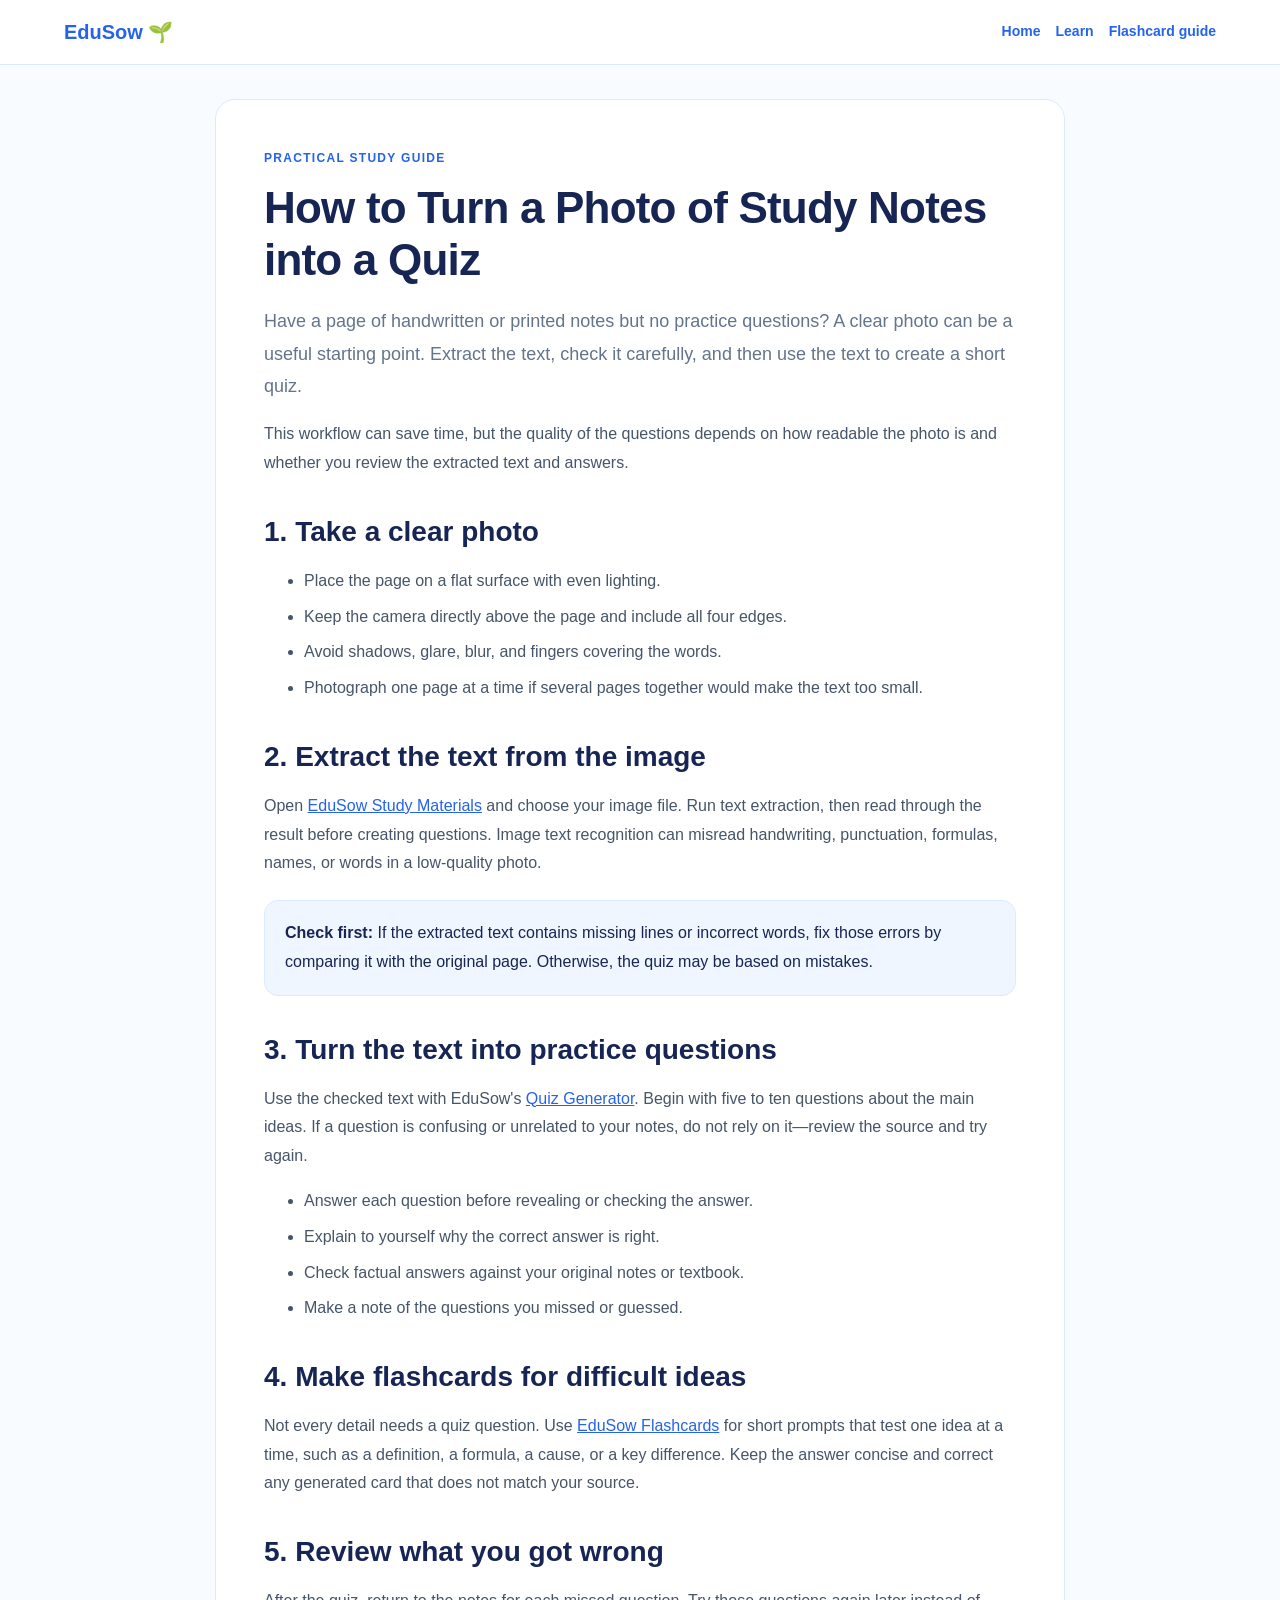
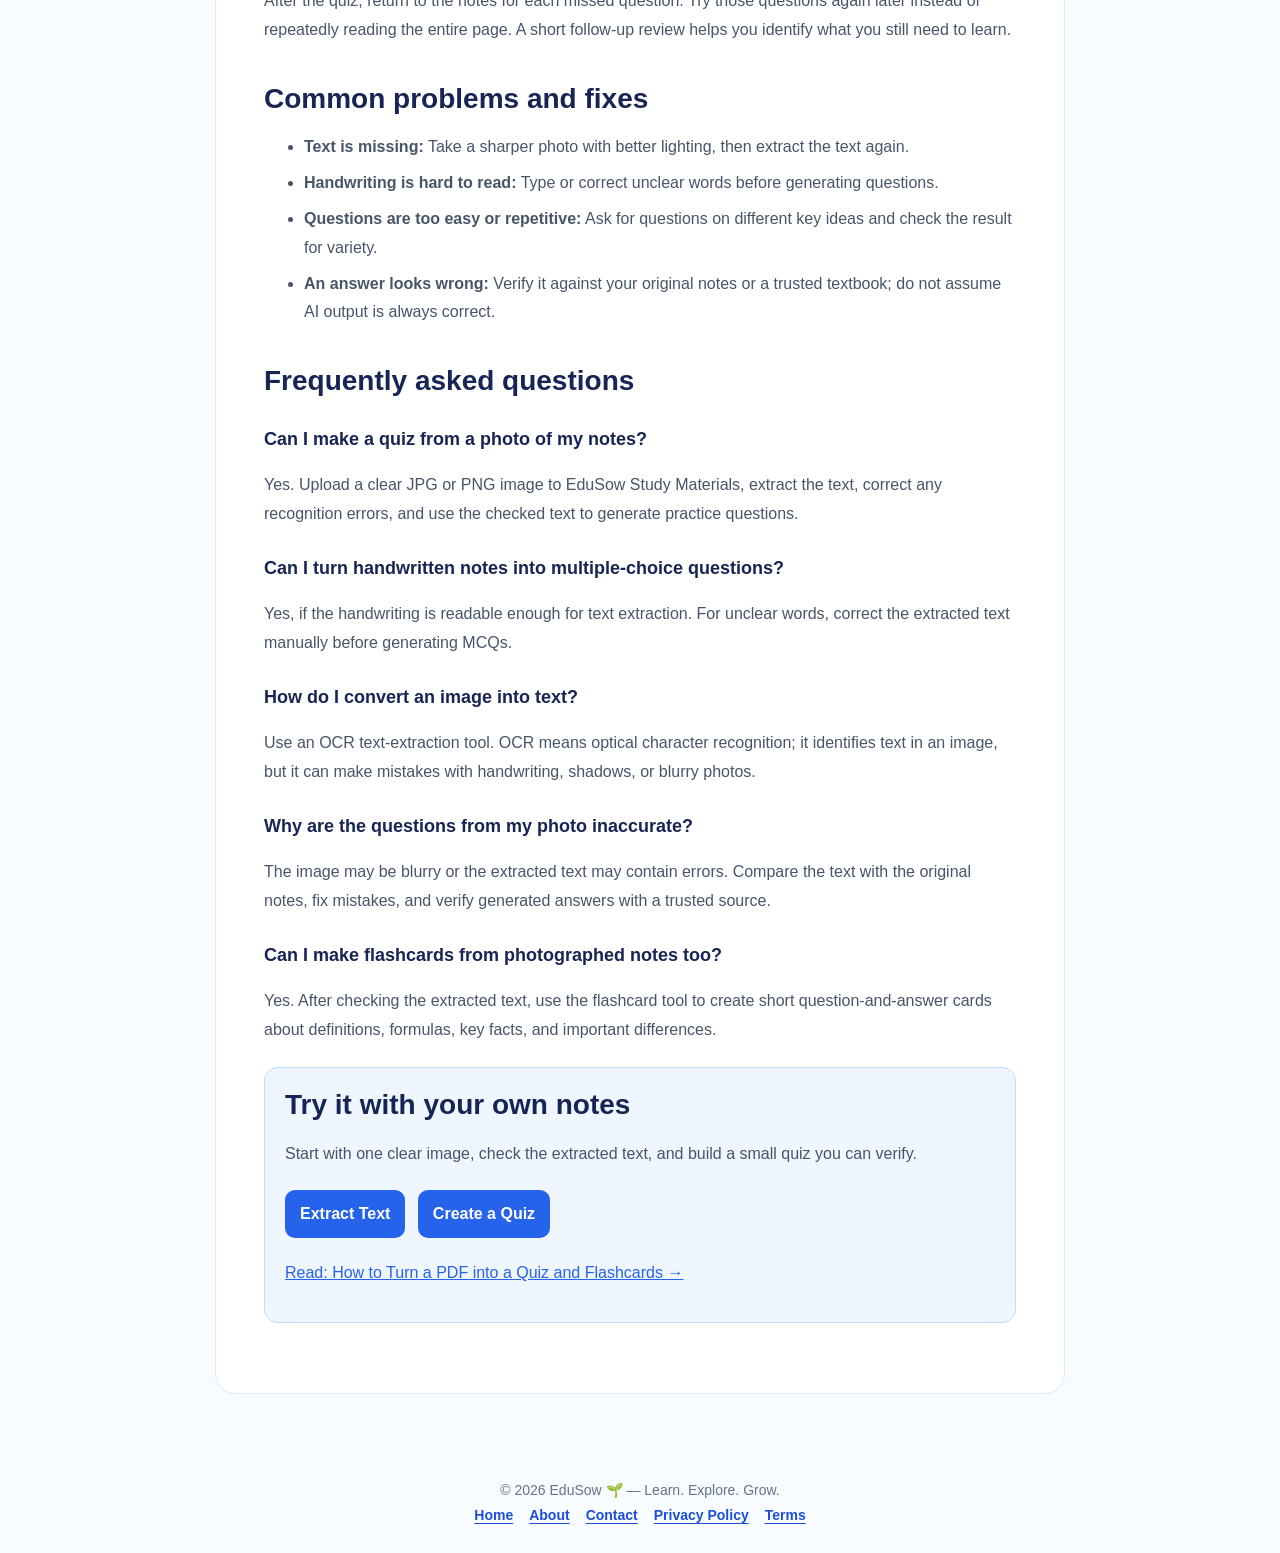
<file: photo-notes-to-quiz-guide.html>
<!DOCTYPE html>
<html lang="en">
<head>
  <meta charset="UTF-8">
  <meta name="viewport" content="width=device-width, initial-scale=1">
  <title>How to Turn a Photo of Study Notes into a Quiz | EduSow</title>
  <meta name="description" content="Learn how to make a quiz from a photo of notes, convert an image to text with OCR, and create MCQs or flashcards from checked study material.">
  <meta name="theme-color" content="#2563eb">
  <link rel="icon" type="image/png" href="/edusow-logo.png">
  <link rel="canonical" href="https://edusow.com/photo-notes-to-quiz-guide.html">
  <meta property="og:type" content="article">
  <meta property="og:title" content="How to Turn a Photo of Study Notes into a Quiz">
  <meta property="og:description" content="A practical step-by-step guide to turning photographed notes into checked practice questions.">
  <meta property="og:url" content="https://edusow.com/photo-notes-to-quiz-guide.html">
  <style>
    :root{--ink:#172554;--muted:#64748b;--accent:#2563eb;--line:#dbeafe;--bg:#f8fbff;--soft:#eff6ff}
    *{box-sizing:border-box}
    body{margin:0;font-family:Inter,"Segoe UI",Arial,sans-serif;line-height:1.8;color:var(--ink);background:var(--bg)}
    a{color:var(--accent);overflow-wrap:anywhere}
    header{background:#fff;border-bottom:1px solid var(--line);padding:14px 5%;display:flex;align-items:center;justify-content:space-between;gap:16px;flex-wrap:wrap}
    .brand{font-size:20px;font-weight:850;color:var(--accent);text-decoration:none}
    nav{display:flex;gap:15px;flex-wrap:wrap}nav a{text-decoration:none;font-size:14px;font-weight:650}
    main{width:min(850px,92%);margin:34px auto 60px;padding:clamp(22px,5vw,48px);background:#fff;border:1px solid var(--line);border-radius:20px}
    .eyebrow{font-size:12px;letter-spacing:1.3px;text-transform:uppercase;font-weight:800;color:var(--accent)}
    h1{font-size:clamp(30px,5vw,44px);line-height:1.2;letter-spacing:-.8px;margin:12px 0}
    h2{font-size:clamp(22px,3vw,28px);line-height:1.35;margin:35px 0 10px}
    h3{font-size:18px;margin:23px 0 7px}
    p,li{color:#475569}.intro{font-size:18px;color:var(--muted)}
    li{margin:7px 0}
    .tip,.steps,.cta{padding:18px 20px;border-radius:14px;margin:22px 0}
    .tip{background:var(--soft);border:1px solid var(--line)}
    .steps{background:#f8fafc;border:1px solid #e2e8f0}
    .cta{background:#eff6ff;border:1px solid #bfdbfe}
    .button{display:inline-block;margin:5px 8px 5px 0;padding:10px 15px;border-radius:10px;background:#2563eb;color:white;text-decoration:none;font-weight:700}
    footer{text-align:center;padding:24px;color:var(--muted);font-size:14px}footer a{margin:0 8px}
  
/* Improve visibility and contrast of footer navigation links */
footer a { color:#1d4ed8 !important; font-weight:700; text-decoration:underline; text-underline-offset:3px; }
footer a:hover, footer a:focus-visible { color:#1e40af !important; text-decoration-thickness:2px; outline-offset:3px; }
</style>

  <script type="application/ld+json">
  {
    "@context": "https://schema.org",
    "@type": "FAQPage",
    "mainEntity": [
      {"@type":"Question","name":"Can I make a quiz from a photo of my notes?","acceptedAnswer":{"@type":"Answer","text":"Yes. Upload a clear JPG or PNG image to EduSow Study Materials, extract the text, correct any recognition errors, and use the checked text to generate practice questions."}},
      {"@type":"Question","name":"Can I turn handwritten notes into multiple-choice questions?","acceptedAnswer":{"@type":"Answer","text":"Yes, if the handwriting is readable enough for text extraction. For unclear words, correct the extracted text manually before generating MCQs."}},
      {"@type":"Question","name":"How do I convert an image into text?","acceptedAnswer":{"@type":"Answer","text":"Use an OCR text-extraction tool. OCR means optical character recognition; it identifies text in an image, but it can make mistakes with handwriting, shadows, or blurry photos."}},
      {"@type":"Question","name":"Why are the questions from my photo inaccurate?","acceptedAnswer":{"@type":"Answer","text":"The image may be blurry or the extracted text may contain errors. Compare the text with the original notes, fix mistakes, and verify generated answers with a trusted source."}},
      {"@type":"Question","name":"Can I make flashcards from photographed notes too?","acceptedAnswer":{"@type":"Answer","text":"Yes. After checking the extracted text, use the flashcard tool to create short question-and-answer cards about definitions, formulas, key facts, and important differences."}}
    ]
  }
  </script>

</head>
<body>
<header><a class="brand" href="/">EduSow 🌱</a><nav><a href="/">Home</a><a href="/learn.html">Learn</a><a href="/flashcards-guide.html">Flashcard guide</a></nav></header>
<main>
  <div class="eyebrow">Practical study guide</div>
  <h1>How to Turn a Photo of Study Notes into a Quiz</h1>
  <p class="intro">Have a page of handwritten or printed notes but no practice questions? A clear photo can be a useful starting point. Extract the text, check it carefully, and then use the text to create a short quiz.</p>
  <p>This workflow can save time, but the quality of the questions depends on how readable the photo is and whether you review the extracted text and answers.</p>

  <h2>1. Take a clear photo</h2>
  <ul>
    <li>Place the page on a flat surface with even lighting.</li>
    <li>Keep the camera directly above the page and include all four edges.</li>
    <li>Avoid shadows, glare, blur, and fingers covering the words.</li>
    <li>Photograph one page at a time if several pages together would make the text too small.</li>
  </ul>

  <h2>2. Extract the text from the image</h2>
  <p>Open <a href="/#materials">EduSow Study Materials</a> and choose your image file. Run text extraction, then read through the result before creating questions. Image text recognition can misread handwriting, punctuation, formulas, names, or words in a low-quality photo.</p>
  <div class="tip"><strong>Check first:</strong> If the extracted text contains missing lines or incorrect words, fix those errors by comparing it with the original page. Otherwise, the quiz may be based on mistakes.</div>

  <h2>3. Turn the text into practice questions</h2>
  <p>Use the checked text with EduSow's <a href="/#quiz">Quiz Generator</a>. Begin with five to ten questions about the main ideas. If a question is confusing or unrelated to your notes, do not rely on it—review the source and try again.</p>
  <ul>
    <li>Answer each question before revealing or checking the answer.</li>
    <li>Explain to yourself why the correct answer is right.</li>
    <li>Check factual answers against your original notes or textbook.</li>
    <li>Make a note of the questions you missed or guessed.</li>
  </ul>

  <h2>4. Make flashcards for difficult ideas</h2>
  <p>Not every detail needs a quiz question. Use <a href="/#flashcards">EduSow Flashcards</a> for short prompts that test one idea at a time, such as a definition, a formula, a cause, or a key difference. Keep the answer concise and correct any generated card that does not match your source.</p>

  <h2>5. Review what you got wrong</h2>
  <p>After the quiz, return to the notes for each missed question. Try those questions again later instead of repeatedly reading the entire page. A short follow-up review helps you identify what you still need to learn.</p>

  <h2>Common problems and fixes</h2>
  <ul>
    <li><strong>Text is missing:</strong> Take a sharper photo with better lighting, then extract the text again.</li>
    <li><strong>Handwriting is hard to read:</strong> Type or correct unclear words before generating questions.</li>
    <li><strong>Questions are too easy or repetitive:</strong> Ask for questions on different key ideas and check the result for variety.</li>
    <li><strong>An answer looks wrong:</strong> Verify it against your original notes or a trusted textbook; do not assume AI output is always correct.</li>
  </ul>


  <h2>Frequently asked questions</h2>
  <section class="faq">
    <h3>Can I make a quiz from a photo of my notes?</h3>
    <p>Yes. Upload a clear JPG or PNG image to EduSow Study Materials, extract the text, correct any recognition errors, and use the checked text to generate practice questions.</p>
    <h3>Can I turn handwritten notes into multiple-choice questions?</h3>
    <p>Yes, if the handwriting is readable enough for text extraction. For unclear words, correct the extracted text manually before generating MCQs.</p>
    <h3>How do I convert an image into text?</h3>
    <p>Use an OCR text-extraction tool. OCR means optical character recognition; it identifies text in an image, but it can make mistakes with handwriting, shadows, or blurry photos.</p>
    <h3>Why are the questions from my photo inaccurate?</h3>
    <p>The image may be blurry or the extracted text may contain errors. Compare the text with the original notes, fix mistakes, and verify generated answers with a trusted source.</p>
    <h3>Can I make flashcards from photographed notes too?</h3>
    <p>Yes. After checking the extracted text, use the flashcard tool to create short question-and-answer cards about definitions, formulas, key facts, and important differences.</p>
  </section>

  <div class="cta">
    <h2 style="margin-top:0">Try it with your own notes</h2>
    <p>Start with one clear image, check the extracted text, and build a small quiz you can verify.</p>
    <a class="button" href="/#materials">Extract Text</a>
    <a class="button" href="/#quiz">Create a Quiz</a>
    <p><a href="/pdf-to-quiz-guide.html">Read: How to Turn a PDF into a Quiz and Flashcards →</a></p>
  </div>
</main>
<footer>© 2026 EduSow 🌱 — Learn. Explore. Grow.<br><a href="/">Home</a><a href="/about.html">About</a><a href="/contact.html">Contact</a><a href="/privacy.html">Privacy Policy</a><a href="/terms.html">Terms</a></footer>
</body>
</html>
</file>
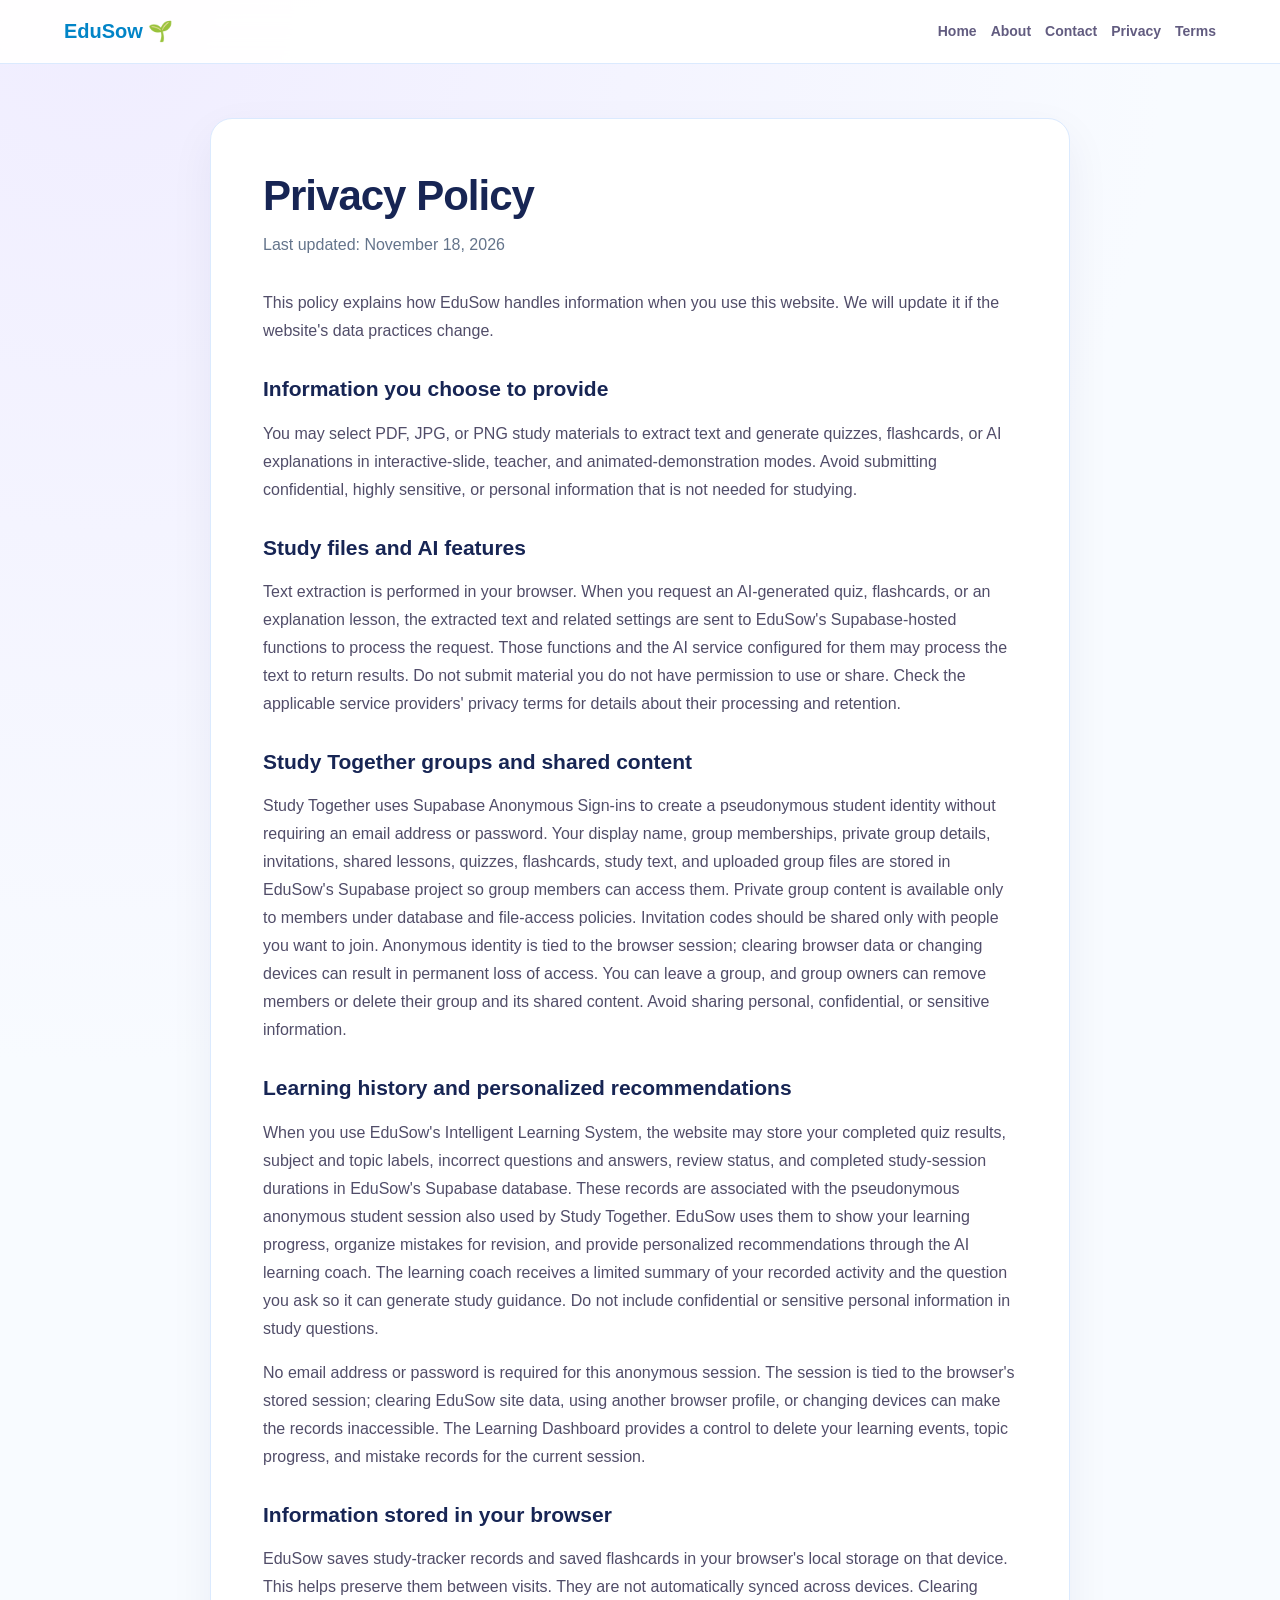
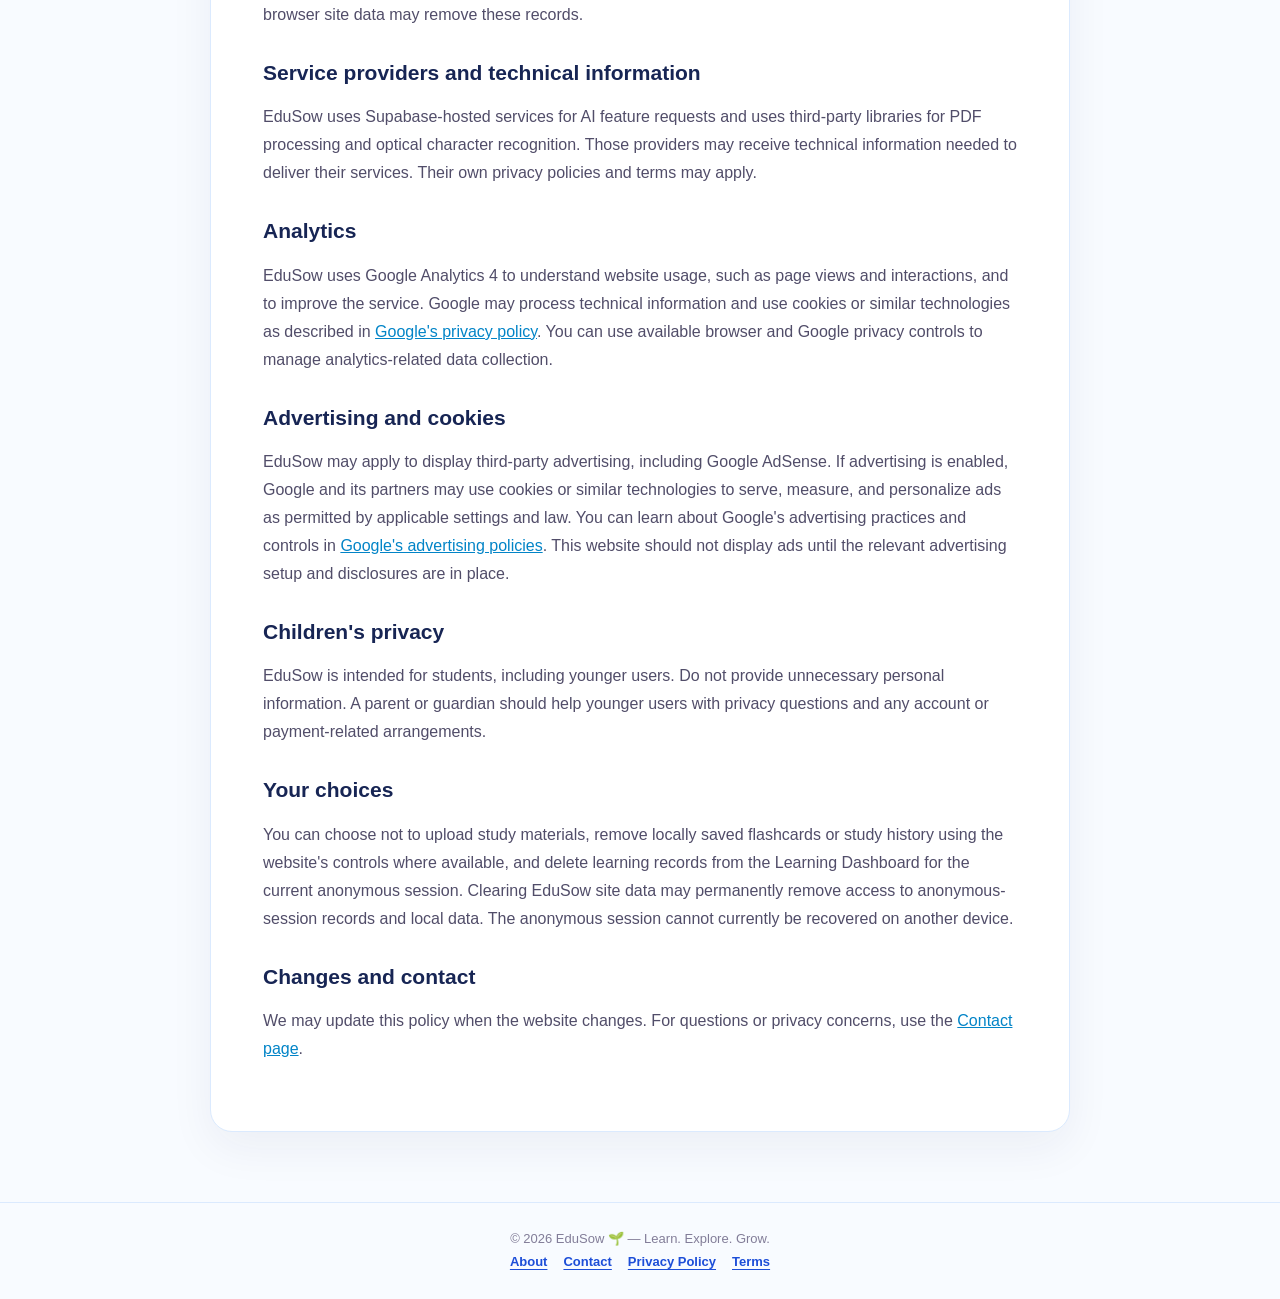
<file: privacy.html>
<!DOCTYPE html>
<html lang="en">
<head>
    <!-- Google AdSense -->
    <script async src="https://pagead2.googlesyndication.com/pagead/js/adsbygoogle.js?client=ca-pub-7120557879667576" crossorigin="anonymous"></script>

  <meta charset="UTF-8">
  <meta name="viewport" content="width=device-width, initial-scale=1">
  <meta name="theme-color" content="#2563eb">
  <link rel="icon" type="image/png" href="/edusow-logo.png">
  <title>Privacy Policy | EduSow</title>
  <meta name="description" content="Read EduSow's privacy policy to understand how study text, browser storage, service providers, and advertising are handled.">
  <style>
    :root{color-scheme:light;--ink:#172554;--muted:#64748b;--accent:#2563eb;--line:#dbeafe;--bg:#f8fbff}
    *{box-sizing:border-box}
    body{margin:0;font-family:Inter,"Segoe UI",Arial,sans-serif;line-height:1.75;color:var(--ink);background:radial-gradient(circle at 8% 0%,#f0edff,transparent 34%),var(--bg)}
    header{position:sticky;top:0;background:rgba(255,255,255,.94);backdrop-filter:blur(12px);border-bottom:1px solid var(--line);padding:14px 5%;display:flex;align-items:center;justify-content:space-between;gap:18px}
    .brand{font-weight:850;font-size:20px;color:var(--accent);text-decoration:none;white-space:nowrap}
    nav{display:flex;gap:14px;flex-wrap:wrap}nav a{color:#625c80;text-decoration:none;font-size:14px;font-weight:650}nav a:hover{color:var(--accent)}
    main{width:min(860px,90%);margin:54px auto 70px;background:#fff;border:1px solid var(--line);border-radius:22px;padding:clamp(24px,5vw,52px);box-shadow:0 16px 45px rgba(39,30,89,.06)}
    h1{font-size:clamp(30px,5vw,42px);line-height:1.2;letter-spacing:-1px;margin:0 0 10px}
    .intro{color:var(--muted);margin:0 0 30px}
    h2{font-size:21px;margin:30px 0 8px;line-height:1.35}
    p,li{color:#514d69}ul{padding-left:23px}a{color:var(--accent);overflow-wrap:anywhere}
    .note{padding:15px 17px;border-radius:13px;background:#f0f9ff;border:1px solid #e3defc;color:#51477f}
    footer{text-align:center;border-top:1px solid var(--line);padding:25px 5%;color:#827d98;font-size:13px}
    footer a{margin:0 8px;text-decoration:none}
    @media(max-width:560px){header{align-items:flex-start;flex-direction:column}nav{gap:10px}main{margin:28px auto 42px}}
  

/* EDUSOW GLOBAL BLUE THEME OVERRIDE — keep all layouts unchanged */
:root {
  color-scheme: light;
  --primary: #2563eb !important;
  --primary-dark: #1d4ed8 !important;
  --secondary: #0ea5e9 !important;
  --accent: #0284c7 !important;
  --ink: #172554 !important;
  --muted: #64748b !important;
  --line: #dbeafe !important;
  --bg: #f8fbff !important;
}
html { accent-color: #2563eb !important; }
body {
  --primary: #2563eb !important;
  --primary-dark: #1d4ed8 !important;
  --secondary: #0ea5e9 !important;
  --accent: #0284c7 !important;
  --border: #dbeafe !important;
  --surface-soft: #eff6ff !important;
}
button, .button, a.button, .choose-file-btn, input[type="button"], input[type="submit"], input[type="reset"] {
  background: linear-gradient(135deg, #2563eb 0%, #0ea5e9 100%) !important;
  color: #ffffff !important;
  border-color: #2563eb !important;
}
button:hover, .button:hover, a.button:hover, .choose-file-btn:hover {
  background: linear-gradient(135deg, #1d4ed8 0%, #0284c7 100%) !important;
}
a:not(.button):not(button) { --primary: #2563eb; }
nav a:hover, .nav a:hover, .study-mode-btn.active, .active {
  color: #1d4ed8;
}
/* Keep page titles plain; do not apply gradient/highlight styling to headings. */
h1, .hero h1, .gradient-text {
  background: none !important;
  -webkit-background-clip: initial !important;
  background-clip: initial !important;
  -webkit-text-fill-color: currentColor !important;
  color: inherit !important;
}
section > h2::after, .section-heading::after {
  background: linear-gradient(90deg, #2563eb, #0ea5e9) !important;
}
.hero::before, .hero::after {
  background: linear-gradient(135deg, rgba(37,99,235,.12), rgba(14,165,233,.08)) !important;
}
.file-picker, .ai-info, .flashcard, .status, .quiz-option:hover {
  background: linear-gradient(135deg, #eff6ff, #f0f9ff) !important;
  border-color: #bfdbfe !important;
}
.study-controls #studyStartBtn, .study-mode-btn.active {
  background: linear-gradient(135deg, #2563eb, #0ea5e9) !important;
  color: #ffffff !important;
  border-color: #2563eb !important;
}
.study-phase-label, .timer-display, .ai-info strong { color: #1d4ed8 !important; }
input:focus, textarea:focus, select:focus, .quiz-question-viewport:focus {
  border-color: #3b82f6 !important;
  outline-color: #93c5fd !important;
  box-shadow: 0 0 0 4px rgba(37,99,235,.12) !important;
}
footer a:hover { color: #2563eb !important; }
@media (min-width: 851px) {
  /* Same blue palette on wide screens; preserve each page's existing layout. */
  button, .button, a.button, .choose-file-btn { color: #fff !important; }
}

/* Improve visibility and contrast of footer navigation links */
footer a { color:#1d4ed8 !important; font-weight:700; text-decoration:underline; text-underline-offset:3px; }
footer a:hover, footer a:focus-visible { color:#1e40af !important; text-decoration-thickness:2px; outline-offset:3px; }
</style>
  <link rel="canonical" href="https://edusow.com/privacy.html">
  <meta property="og:type" content="website">
  <meta property="og:title" content="Privacy Policy | EduSow">
  <meta property="og:description" content="Read EduSow's privacy policy to understand how study text, browser storage, service providers, and advertising are handled.">
  <meta property="og:url" content="https://edusow.com/privacy.html">
  <meta name="twitter:card" content="summary">
  <meta name="twitter:title" content="Privacy Policy | EduSow">
  <meta name="twitter:description" content="Read EduSow's privacy policy to understand how study text, browser storage, service providers, and advertising are handled.">
</head>
<body>
<header>
  <a class="brand" href="index.html">EduSow 🌱</a>
  <nav aria-label="Main navigation">
    <a href="index.html">Home</a><a href="about.html">About</a><a href="contact.html">Contact</a><a href="privacy.html">Privacy</a><a href="terms.html">Terms</a>
  </nav>
</header>
<main>
<h1>Privacy Policy</h1>
<p class="intro">Last updated: November 18, 2026</p>
<p>This policy explains how EduSow handles information when you use this website. We will update it if the website's data practices change.</p>
<h2>Information you choose to provide</h2>
<p>You may select PDF, JPG, or PNG study materials to extract text and generate quizzes, flashcards, or AI explanations in interactive-slide, teacher, and animated-demonstration modes. Avoid submitting confidential, highly sensitive, or personal information that is not needed for studying.</p>
<h2>Study files and AI features</h2>
<p>Text extraction is performed in your browser. When you request an AI-generated quiz, flashcards, or an explanation lesson, the extracted text and related settings are sent to EduSow's Supabase-hosted functions to process the request. Those functions and the AI service configured for them may process the text to return results. Do not submit material you do not have permission to use or share. Check the applicable service providers' privacy terms for details about their processing and retention.</p>
<h2>Study Together groups and shared content</h2>
<p>Study Together uses Supabase Anonymous Sign-ins to create a pseudonymous student identity without requiring an email address or password. Your display name, group memberships, private group details, invitations, shared lessons, quizzes, flashcards, study text, and uploaded group files are stored in EduSow's Supabase project so group members can access them. Private group content is available only to members under database and file-access policies. Invitation codes should be shared only with people you want to join. Anonymous identity is tied to the browser session; clearing browser data or changing devices can result in permanent loss of access. You can leave a group, and group owners can remove members or delete their group and its shared content. Avoid sharing personal, confidential, or sensitive information.</p>
<h2>Learning history and personalized recommendations</h2>
<p>When you use EduSow's Intelligent Learning System, the website may store your completed quiz results, subject and topic labels, incorrect questions and answers, review status, and completed study-session durations in EduSow's Supabase database. These records are associated with the pseudonymous anonymous student session also used by Study Together. EduSow uses them to show your learning progress, organize mistakes for revision, and provide personalized recommendations through the AI learning coach. The learning coach receives a limited summary of your recorded activity and the question you ask so it can generate study guidance. Do not include confidential or sensitive personal information in study questions.</p>
<p>No email address or password is required for this anonymous session. The session is tied to the browser's stored session; clearing EduSow site data, using another browser profile, or changing devices can make the records inaccessible. The Learning Dashboard provides a control to delete your learning events, topic progress, and mistake records for the current session.</p>
<h2>Information stored in your browser</h2>
<p>EduSow saves study-tracker records and saved flashcards in your browser's local storage on that device. This helps preserve them between visits. They are not automatically synced across devices. Clearing browser site data may remove these records.</p>
<h2>Service providers and technical information</h2>
<p>EduSow uses Supabase-hosted services for AI feature requests and uses third-party libraries for PDF processing and optical character recognition. Those providers may receive technical information needed to deliver their services. Their own privacy policies and terms may apply.</p>
<h2>Analytics</h2>
<p>EduSow uses Google Analytics 4 to understand website usage, such as page views and interactions, and to improve the service. Google may process technical information and use cookies or similar technologies as described in <a href="https://policies.google.com/privacy" target="_blank" rel="noopener noreferrer">Google's privacy policy</a>. You can use available browser and Google privacy controls to manage analytics-related data collection.</p>
<h2>Advertising and cookies</h2>
<p>EduSow may apply to display third-party advertising, including Google AdSense. If advertising is enabled, Google and its partners may use cookies or similar technologies to serve, measure, and personalize ads as permitted by applicable settings and law. You can learn about Google's advertising practices and controls in <a href="https://policies.google.com/technologies/ads" target="_blank" rel="noopener noreferrer">Google's advertising policies</a>. This website should not display ads until the relevant advertising setup and disclosures are in place.</p>
<h2>Children's privacy</h2>
<p>EduSow is intended for students, including younger users. Do not provide unnecessary personal information. A parent or guardian should help younger users with privacy questions and any account or payment-related arrangements.</p>
<h2>Your choices</h2>
<p>You can choose not to upload study materials, remove locally saved flashcards or study history using the website's controls where available, and delete learning records from the Learning Dashboard for the current anonymous session. Clearing EduSow site data may permanently remove access to anonymous-session records and local data. The anonymous session cannot currently be recovered on another device.</p>
<h2>Changes and contact</h2>
<p>We may update this policy when the website changes. For questions or privacy concerns, use the <a href="contact.html">Contact page</a>.</p>
</main>
<footer>
  © 2026 EduSow 🌱 — Learn. Explore. Grow.<br>
  <a href="about.html">About</a><a href="contact.html">Contact</a><a href="privacy.html">Privacy Policy</a><a href="terms.html">Terms</a>
</footer>
</body>
</html>
</file>
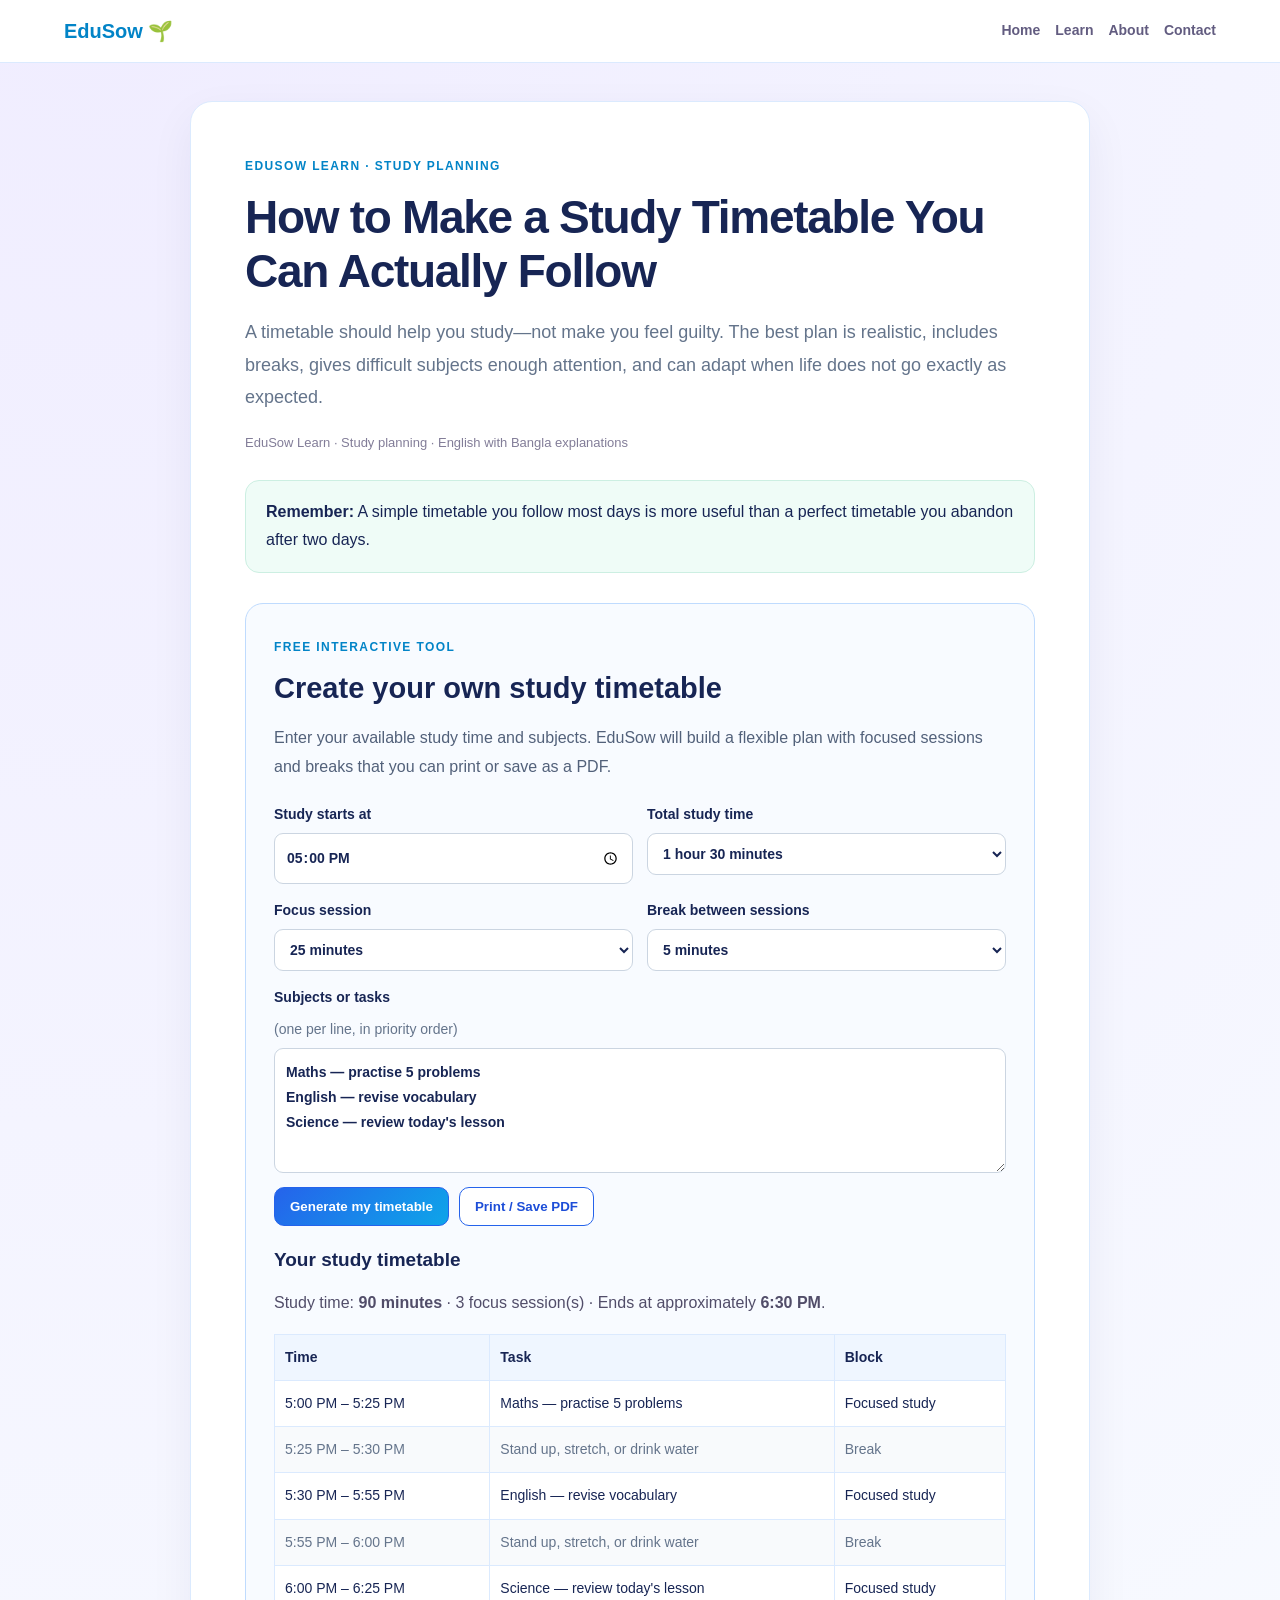
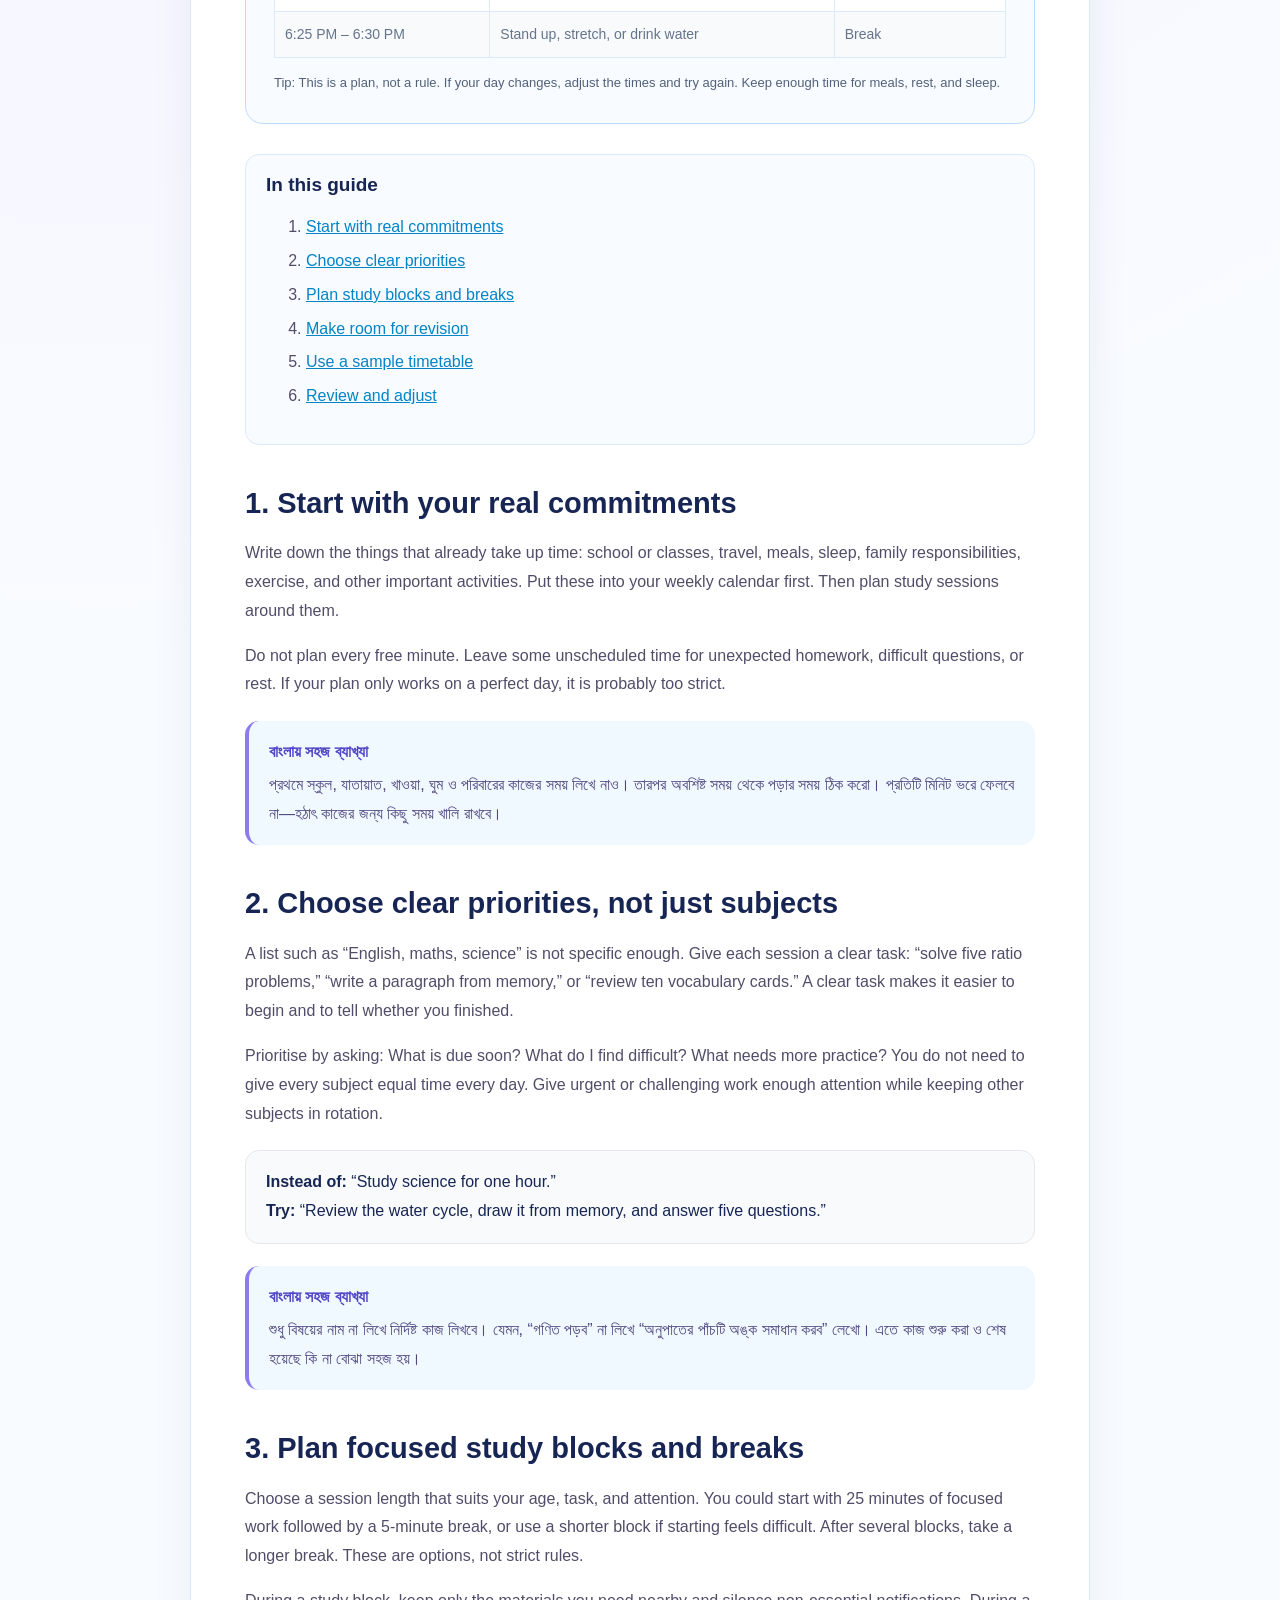
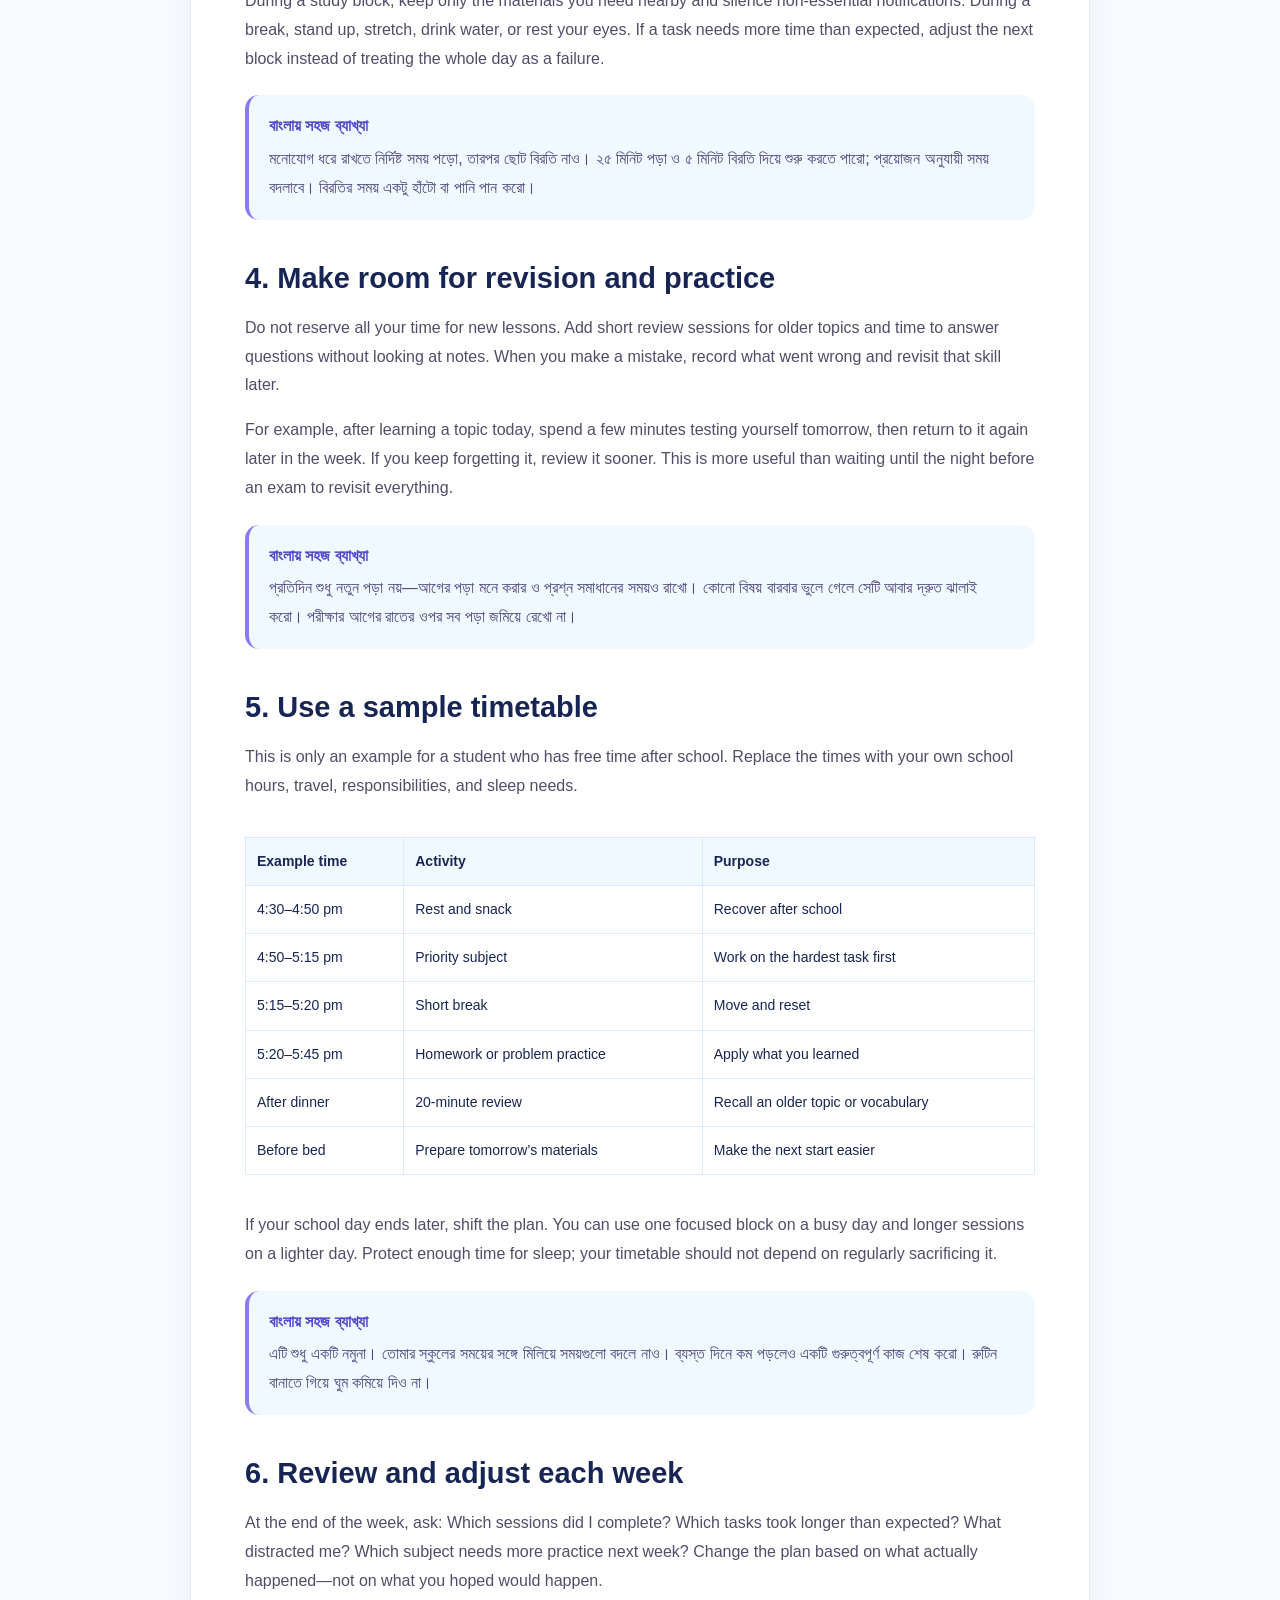
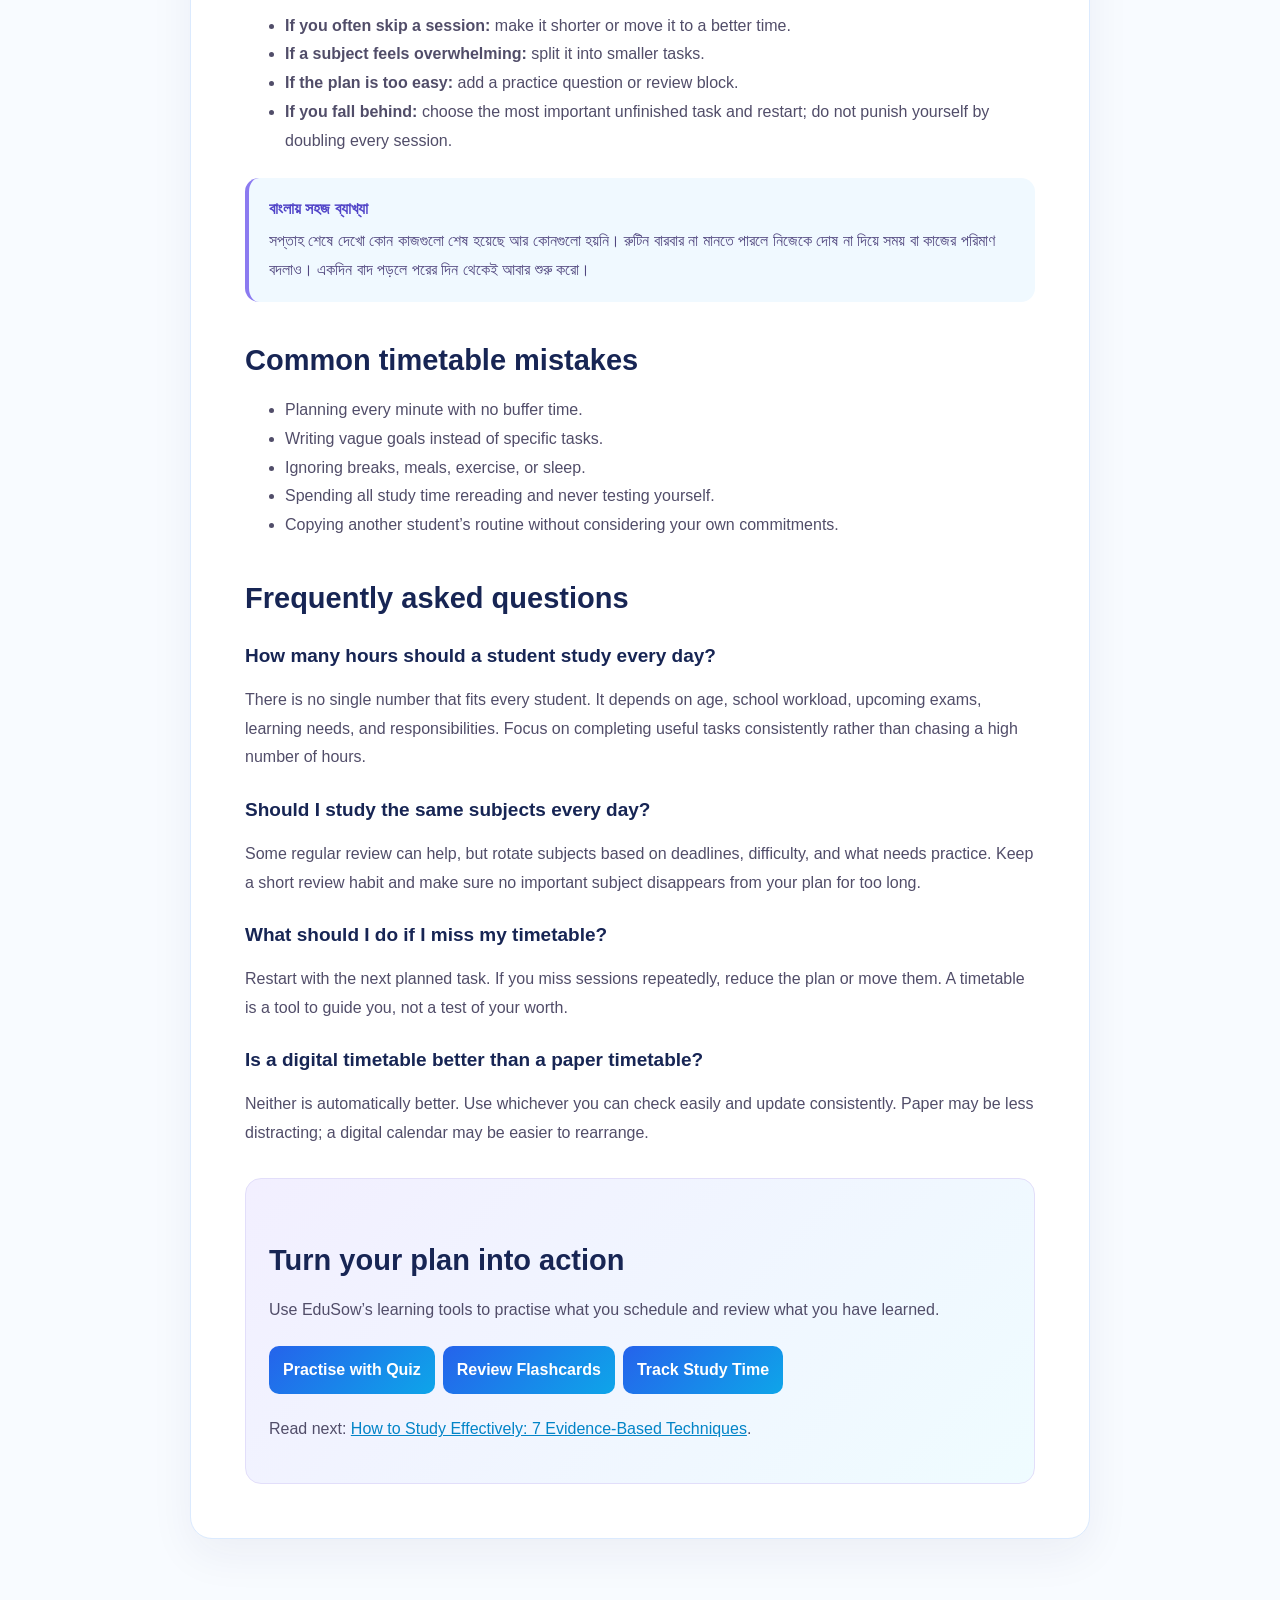
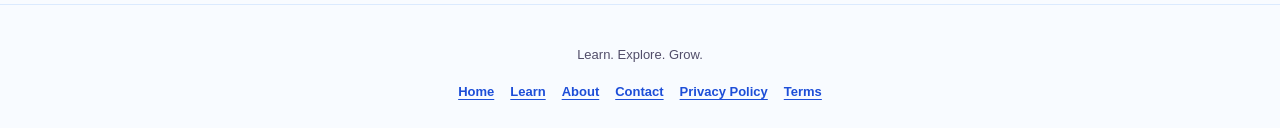
<file: study-timetable.html>
<!DOCTYPE html>
<html lang="en"><head>
    <!-- Google AdSense -->
    <script async src="https://pagead2.googlesyndication.com/pagead/js/adsbygoogle.js?client=ca-pub-7120557879667576" crossorigin="anonymous"></script>

<meta charset="UTF-8"><meta name="viewport" content="width=device-width, initial-scale=1">
<title>How to Make a Study Timetable: Daily Study Schedule | EduSow</title>
<meta name="description" content="Learn how to make a realistic daily study timetable and weekly study schedule with focused study blocks, breaks, revision time, and a sample plan.">
<meta name="theme-color" content="#2563eb"><link rel="icon" type="image/png" href="/edusow-logo.png"><link rel="canonical" href="https://edusow.com/study-timetable.html">
<meta property="og:type" content="article"><meta property="og:title" content="How to Make a Study Timetable: Daily Study Schedule"><meta property="og:description" content="Build a realistic daily study schedule with study blocks, breaks, revision, and a flexible sample timetable."><meta property="og:url" content="https://edusow.com/study-timetable.html">
<style>
:root{--ink:#172554;--muted:#64748b;--accent:#2563eb;--line:#dbeafe;--bg:#f8fbff}*{box-sizing:border-box}html{scroll-behavior:smooth}body{margin:0;font-family:Inter,"Segoe UI",Arial,sans-serif;line-height:1.8;color:var(--ink);background:radial-gradient(circle at 8% 0%,#f0edff,transparent 34%),var(--bg)}a{color:var(--accent);overflow-wrap:anywhere}header{position:sticky;top:0;z-index:10;background:rgba(255,255,255,.96);border-bottom:1px solid var(--line);padding:13px 5%;display:flex;align-items:center;justify-content:space-between;gap:18px}.brand{font-size:20px;font-weight:850;color:var(--accent);text-decoration:none;white-space:nowrap}nav{display:flex;gap:15px;flex-wrap:wrap}nav a{color:#625c80;text-decoration:none;font-size:14px;font-weight:650}main{width:min(900px,92%);margin:38px auto 65px;padding:clamp(22px,5vw,54px);background:#fff;border:1px solid var(--line);border-radius:22px;box-shadow:0 16px 45px rgba(39,30,89,.06)}.eyebrow{color:var(--accent);font-size:12px;font-weight:800;letter-spacing:1.4px;text-transform:uppercase}h1{font-size:clamp(31px,5vw,46px);line-height:1.18;letter-spacing:-1.3px;margin:12px 0 16px}h2{font-size:clamp(23px,3vw,29px);line-height:1.35;margin:39px 0 14px}h3{font-size:19px;line-height:1.45;margin:24px 0 8px}p,li{color:#514d69}.intro{color:var(--muted);font-size:18px}.meta{color:#827d98;font-size:13px;margin:18px 0 25px}.bangla,.example,.callout,.toc{padding:17px 20px;border-radius:14px;margin:22px 0}.bangla{background:#f0f9ff;border-left:4px solid #8b7af0}.bangla strong{display:block;margin-bottom:4px;color:#5145c8}.bangla p{margin:0;color:#51477f}.example{background:#f8fafc;border:1px solid #e5e7eb}.callout{background:#effcf7;border:1px solid #ccefe2}.toc{background:#f8fbff;border:1px solid var(--line)}.toc h2{font-size:19px;margin:0 0 10px}.toc li{margin:5px 0}.table-wrap{overflow-x:auto}.schedule{width:100%;border-collapse:collapse;margin:20px 0;font-size:14px}.schedule th,.schedule td{text-align:left;vertical-align:top;padding:11px;border:1px solid var(--line)}.schedule th{background:#f0f9ff}.cta{margin-top:30px;padding:23px;border-radius:16px;background:linear-gradient(135deg,#f2efff,#effcff);border:1px solid #e2defa}.cta a.button{display:inline-block;margin:5px 8px 5px 0;padding:10px 14px;border-radius:10px;background:#2563eb;color:white;font-weight:700;text-decoration:none}footer{text-align:center;border-top:1px solid var(--line);padding:25px 5%;color:#827d98;font-size:13px}footer a{margin:0 8px;text-decoration:none}@media(max-width:600px){header{align-items:flex-start;flex-direction:column}nav{gap:11px}main{margin:22px auto 38px}.schedule{font-size:12px}.schedule th,.schedule td{padding:8px}}


/* EDUSOW GLOBAL BLUE THEME OVERRIDE — keep all layouts unchanged */
:root {
  color-scheme: light;
  --primary: #2563eb !important;
  --primary-dark: #1d4ed8 !important;
  --secondary: #0ea5e9 !important;
  --accent: #0284c7 !important;
  --ink: #172554 !important;
  --muted: #64748b !important;
  --line: #dbeafe !important;
  --bg: #f8fbff !important;
}
html { accent-color: #2563eb !important; }
body {
  --primary: #2563eb !important;
  --primary-dark: #1d4ed8 !important;
  --secondary: #0ea5e9 !important;
  --accent: #0284c7 !important;
  --border: #dbeafe !important;
  --surface-soft: #eff6ff !important;
}
button, .button, a.button, .choose-file-btn, input[type="button"], input[type="submit"], input[type="reset"] {
  background: linear-gradient(135deg, #2563eb 0%, #0ea5e9 100%) !important;
  color: #ffffff !important;
  border-color: #2563eb !important;
}
button:hover, .button:hover, a.button:hover, .choose-file-btn:hover {
  background: linear-gradient(135deg, #1d4ed8 0%, #0284c7 100%) !important;
}
a:not(.button):not(button) { --primary: #2563eb; }
nav a:hover, .nav a:hover, .study-mode-btn.active, .active {
  color: #1d4ed8;
}
/* Keep page titles plain; do not apply gradient/highlight styling to headings. */
h1, .hero h1, .gradient-text {
  background: none !important;
  -webkit-background-clip: initial !important;
  background-clip: initial !important;
  -webkit-text-fill-color: currentColor !important;
  color: inherit !important;
}
section > h2::after, .section-heading::after {
  background: linear-gradient(90deg, #2563eb, #0ea5e9) !important;
}
.hero::before, .hero::after {
  background: linear-gradient(135deg, rgba(37,99,235,.12), rgba(14,165,233,.08)) !important;
}
.file-picker, .ai-info, .flashcard, .status, .quiz-option:hover {
  background: linear-gradient(135deg, #eff6ff, #f0f9ff) !important;
  border-color: #bfdbfe !important;
}
.study-controls #studyStartBtn, .study-mode-btn.active {
  background: linear-gradient(135deg, #2563eb, #0ea5e9) !important;
  color: #ffffff !important;
  border-color: #2563eb !important;
}
.study-phase-label, .timer-display, .ai-info strong { color: #1d4ed8 !important; }
input:focus, textarea:focus, select:focus, .quiz-question-viewport:focus {
  border-color: #3b82f6 !important;
  outline-color: #93c5fd !important;
  box-shadow: 0 0 0 4px rgba(37,99,235,.12) !important;
}
footer a:hover { color: #2563eb !important; }
@media (min-width: 851px) {
  /* Same blue palette on wide screens; preserve each page's existing layout. */
  button, .button, a.button, .choose-file-btn { color: #fff !important; }
}

/* Improve visibility and contrast of footer navigation links */
footer a { color:#1d4ed8 !important; font-weight:700; text-decoration:underline; text-underline-offset:3px; }
footer a:hover, footer a:focus-visible { color:#1e40af !important; text-decoration-thickness:2px; outline-offset:3px; }
</style>
<script type="application/ld+json">{"@context":"https://schema.org","@type":"Article","headline":"How to Make a Study Timetable You Can Actually Follow","description":"A realistic guide to planning study time, priorities, breaks, and revision, with a sample schedule and Bangla explanations.","mainEntityOfPage":"https://edusow.com/study-timetable.html","publisher":{"@type":"Organization","name":"EduSow","url":"https://edusow.com/"},"inLanguage":"en"}</script>
  <meta name="twitter:card" content="summary">
  <meta name="twitter:title" content="How to Make a Study Timetable | EduSow">
  <meta name="twitter:description" content="Plan study time with a realistic daily timetable, focused sessions, breaks, and revision. Includes a sample schedule.">

<script type="application/ld+json">
{
  "@context":"https://schema.org",
  "@type":"FAQPage",
  "mainEntity":[
    {"@type":"Question","name":"How many hours should a student study every day?","acceptedAnswer":{"@type":"Answer","text":"There is no single number that fits every student. It depends on age, school workload, upcoming exams, learning needs, and responsibilities. Focus on completing useful tasks consistently rather than chasing a high number of hours."}},
    {"@type":"Question","name":"Should I study the same subjects every day?","acceptedAnswer":{"@type":"Answer","text":"Some regular review can help, but rotate subjects based on deadlines, difficulty, and what needs practice. Keep a short review habit and make sure no important subject disappears from your plan for too long."}},
    {"@type":"Question","name":"What should I do if I miss my timetable?","acceptedAnswer":{"@type":"Answer","text":"Restart with the next planned task. If you miss sessions repeatedly, reduce the plan or move them. A timetable is a tool to guide you, not a test of your worth."}},
    {"@type":"Question","name":"Is a digital timetable better than a paper timetable?","acceptedAnswer":{"@type":"Answer","text":"Neither is automatically better. Use whichever you can check easily and update consistently. Paper may be less distracting; a digital calendar may be easier to rearrange."}}
  ]
}
</script>

</head><body><header><a class="brand" href="index.html">EduSow 🌱</a><nav aria-label="Main navigation"><a href="index.html">Home</a><a href="learn.html">Learn</a><a href="about.html">About</a><a href="contact.html">Contact</a></nav></header>
<main><article><div class="eyebrow">EDUSOW LEARN · STUDY PLANNING</div><h1>How to Make a Study Timetable You Can Actually Follow</h1>
<p class="intro">A timetable should help you study—not make you feel guilty. The best plan is realistic, includes breaks, gives difficult subjects enough attention, and can adapt when life does not go exactly as expected.</p><p class="meta">EduSow Learn · Study planning · English with Bangla explanations</p>
<div class="callout"><strong>Remember:</strong> A simple timetable you follow most days is more useful than a perfect timetable you abandon after two days.</div>

<section id="timetable-builder" class="planner" aria-labelledby="planner-title">
  <div class="planner-head"><span class="eyebrow">FREE INTERACTIVE TOOL</span><h2 id="planner-title">Create your own study timetable</h2>
  <p>Enter your available study time and subjects. EduSow will build a flexible plan with focused sessions and breaks that you can print or save as a PDF.</p></div>
  <form id="planner-form" class="planner-form">
    <label>Study starts at <input id="planner-start" type="time" value="17:00" required></label>
    <label>Total study time
      <select id="planner-total"><option value="60">1 hour</option><option value="90" selected>1 hour 30 minutes</option><option value="120">2 hours</option><option value="150">2 hours 30 minutes</option><option value="180">3 hours</option><option value="240">4 hours</option></select>
    </label>
    <label>Focus session
      <select id="planner-focus"><option value="20">20 minutes</option><option value="25" selected>25 minutes</option><option value="30">30 minutes</option><option value="40">40 minutes</option><option value="45">45 minutes</option><option value="50">50 minutes</option></select>
    </label>
    <label>Break between sessions
      <select id="planner-break"><option value="5" selected>5 minutes</option><option value="10">10 minutes</option><option value="15">15 minutes</option></select>
    </label>
    <label class="planner-subjects">Subjects or tasks <span>(one per line, in priority order)</span>
      <textarea id="planner-subject-list" rows="4" placeholder="Maths — practise 5 problems&#10;English — revise vocabulary&#10;Science — review today's lesson" required>Maths — practise 5 problems
English — revise vocabulary
Science — review today's lesson</textarea>
    </label>
    <div class="planner-actions"><button type="button" id="planner-generate">Generate my timetable</button><button type="button" id="planner-print" class="planner-secondary">Print / Save PDF</button></div>
  </form>
  <div id="planner-result" class="planner-result" aria-live="polite" aria-atomic="true"></div>
  <p class="planner-note">Tip: This is a plan, not a rule. If your day changes, adjust the times and try again. Keep enough time for meals, rest, and sleep.</p>
</section>
<style>
.planner{margin:30px 0;padding:clamp(18px,3vw,28px);border:1px solid #bfdbfe;border-radius:18px;background:#f8fbff}
.planner h2{margin:8px 0 10px}.planner-head p,.planner-note{color:#52617a}.planner-form{display:grid;grid-template-columns:repeat(2,minmax(0,1fr));gap:14px;margin-top:20px}
.planner-form label{display:flex;flex-direction:column;gap:6px;font-size:14px;font-weight:700;color:#172554}
.planner-form input,.planner-form select,.planner-form textarea{width:100%;min-width:0;padding:11px;border:1px solid #cbd5e1;border-radius:9px;background:#fff;color:#172554;font:inherit}
.planner-form textarea{resize:vertical}.planner-subjects,.planner-actions{grid-column:1/-1}.planner-subjects span{font-weight:400;color:#64748b}
.planner-actions{display:flex;gap:10px;flex-wrap:wrap}.planner-actions button{padding:11px 15px;border:1px solid #2563eb;border-radius:10px;font-weight:750;cursor:pointer}
.planner-actions .planner-secondary{background:#fff!important;color:#1d4ed8!important}
.planner-result{margin-top:20px}.planner-result h3{margin-top:0}.planner-table{width:100%;border-collapse:collapse;background:#fff;font-size:14px}.planner-table th,.planner-table td{padding:10px;border:1px solid #dbeafe;text-align:left;vertical-align:top}.planner-table th{background:#eff6ff}.planner-table td:first-child{white-space:nowrap;font-variant-numeric:tabular-nums}.planner-break-row td{background:#f8fafc;color:#64748b}.planner-note{font-size:13px;margin-bottom:0}
@media(max-width:560px){.planner-form{grid-template-columns:1fr}.planner-subjects,.planner-actions{grid-column:auto}.planner-table{font-size:12px}.planner-table th,.planner-table td{padding:7px}}
@media print{body *{visibility:hidden!important}#timetable-builder,#timetable-builder *{visibility:visible!important}header,footer,.toc,.cta,.planner-form,.planner-head p,.planner-note,.eyebrow{display:none!important}body{background:#fff!important}main{width:100%;margin:0;padding:0;border:0;box-shadow:none}#timetable-builder{position:absolute;left:0;top:0;width:100%;margin:0;padding:0;border:0;background:#fff}#timetable-builder .planner-result{display:block!important;margin-top:12px}#timetable-builder h2{font-size:22px}#timetable-builder .planner-table{font-size:12px}#timetable-builder .planner-table tr{break-inside:avoid;page-break-inside:avoid}}
</style>
<script>
(function(){
  'use strict';
  const form = document.getElementById('planner-form');
  if (!form) return;

  const timeInput = document.getElementById('planner-start');
  const totalInput = document.getElementById('planner-total');
  const focusInput = document.getElementById('planner-focus');
  const breakInput = document.getElementById('planner-break');
  const subjectsInput = document.getElementById('planner-subject-list');
  const generateButton = document.getElementById('planner-generate');
  const printButton = document.getElementById('planner-print');

  // Create the results area if a cached or older page version does not contain it.
  let result = document.getElementById('planner-result');
  if (!result) {
    result = document.createElement('div');
    result.id = 'planner-result';
    result.className = 'planner-result';
    result.setAttribute('aria-live', 'polite');
    form.insertAdjacentElement('afterend', result);
  }

  function clock(mins) {
    mins = ((mins % 1440) + 1440) % 1440;
    const h = Math.floor(mins / 60), m = mins % 60;
    return ((h % 12) || 12) + ':' + String(m).padStart(2, '0') + (h >= 12 ? ' PM' : ' AM');
  }
  function esc(value) {
    return String(value).replace(/[&<>"']/g, function(ch) {
      return {'&':'&amp;','<':'&lt;','>':'&gt;','"':'&quot;',"'":'&#39;'}[ch];
    });
  }
  function generateTimetable() {
    try {
      const rawTime = timeInput.value || '17:00';
      const parts = rawTime.split(':').map(Number);
      if (parts.length !== 2 || parts.some(function(n){ return !Number.isFinite(n); })) {
        result.innerHTML = '<p>Please choose a valid start time.</p>';
        return false;
      }
      const start = parts[0] * 60 + parts[1];
      const total = Number(totalInput.value);
      const focus = Number(focusInput.value);
      const pause = Number(breakInput.value);
      const subjects = subjectsInput.value.split(/\r?\n/).map(function(s){ return s.trim(); }).filter(Boolean);
      if (!subjects.length) {
        result.innerHTML = '<p>Add at least one subject or task to create your timetable.</p>';
        subjectsInput.focus();
        return false;
      }
      if (![total, focus, pause].every(function(n){ return Number.isFinite(n) && n > 0; })) {
        result.innerHTML = '<p>Please check your study duration, focus session, and break settings.</p>';
        return false;
      }

      let elapsed = 0, studyCount = 0;
      const rows = [];
      while (elapsed < total) {
        const duration = Math.min(focus, total - elapsed);
        const label = subjects[studyCount % subjects.length];
        rows.push('<tr><td>' + clock(start + elapsed) + ' – ' + clock(start + elapsed + duration) +
          '</td><td>' + esc(label) + '</td><td>Focused study</td></tr>');
        elapsed += duration;
        studyCount++;
        if (elapsed < total) {
          const breakEnd = Math.min(elapsed + pause, total);
          rows.push('<tr class="planner-break-row"><td>' + clock(start + elapsed) + ' – ' + clock(start + breakEnd) +
            '</td><td>Stand up, stretch, or drink water</td><td>Break</td></tr>');
          elapsed = breakEnd;
        }
      }
      result.innerHTML = '<h3>Your study timetable</h3><p>Study time: <strong>' + total +
        ' minutes</strong> · ' + studyCount + ' focus session(s) · Ends at approximately <strong>' +
        clock(start + elapsed) + '</strong>.</p><div class="table-wrap"><table class="planner-table"><thead><tr><th>Time</th><th>Task</th><th>Block</th></tr></thead><tbody>' +
        rows.join('') + '</tbody></table></div>';
      return true;
    } catch (error) {
      result.innerHTML = '<p>Sorry, the timetable could not be generated. Please refresh the page and try again.</p>';
      return false;
    }
  }

  generateButton.addEventListener('click', generateTimetable);
  form.addEventListener('submit', function(event) {
    event.preventDefault();
    generateTimetable();
  });
  printButton.addEventListener('click', function() {
    if (!result.querySelector('.planner-table') && !generateTimetable()) return;
    // Give the browser a moment to lay out the generated table before opening print.
    window.setTimeout(function(){ window.print(); }, 150);
  });

  // Build the default timetable when the page opens.
  generateTimetable();
})();
</script>
<div class="toc"><h2>In this guide</h2><ol><li><a href="#commitments">Start with real commitments</a></li><li><a href="#priorities">Choose clear priorities</a></li><li><a href="#blocks">Plan study blocks and breaks</a></li><li><a href="#revision">Make room for revision</a></li><li><a href="#sample">Use a sample timetable</a></li><li><a href="#adjust">Review and adjust</a></li></ol></div>
<h2 id="commitments">1. Start with your real commitments</h2><p>Write down the things that already take up time: school or classes, travel, meals, sleep, family responsibilities, exercise, and other important activities. Put these into your weekly calendar first. Then plan study sessions around them.</p><p>Do not plan every free minute. Leave some unscheduled time for unexpected homework, difficult questions, or rest. If your plan only works on a perfect day, it is probably too strict.</p><div class="bangla"><strong>বাংলায় সহজ ব্যাখ্যা</strong><p>প্রথমে স্কুল, যাতায়াত, খাওয়া, ঘুম ও পরিবারের কাজের সময় লিখে নাও। তারপর অবশিষ্ট সময় থেকে পড়ার সময় ঠিক করো। প্রতিটি মিনিট ভরে ফেলবে না—হঠাৎ কাজের জন্য কিছু সময় খালি রাখবে।</p></div>
<h2 id="priorities">2. Choose clear priorities, not just subjects</h2><p>A list such as “English, maths, science” is not specific enough. Give each session a clear task: “solve five ratio problems,” “write a paragraph from memory,” or “review ten vocabulary cards.” A clear task makes it easier to begin and to tell whether you finished.</p><p>Prioritise by asking: What is due soon? What do I find difficult? What needs more practice? You do not need to give every subject equal time every day. Give urgent or challenging work enough attention while keeping other subjects in rotation.</p><div class="example"><strong>Instead of:</strong> “Study science for one hour.”<br><strong>Try:</strong> “Review the water cycle, draw it from memory, and answer five questions.”</div><div class="bangla"><strong>বাংলায় সহজ ব্যাখ্যা</strong><p>শুধু বিষয়ের নাম না লিখে নির্দিষ্ট কাজ লিখবে। যেমন, “গণিত পড়ব” না লিখে “অনুপাতের পাঁচটি অঙ্ক সমাধান করব” লেখো। এতে কাজ শুরু করা ও শেষ হয়েছে কি না বোঝা সহজ হয়।</p></div>
<h2 id="blocks">3. Plan focused study blocks and breaks</h2><p>Choose a session length that suits your age, task, and attention. You could start with 25 minutes of focused work followed by a 5-minute break, or use a shorter block if starting feels difficult. After several blocks, take a longer break. These are options, not strict rules.</p><p>During a study block, keep only the materials you need nearby and silence non-essential notifications. During a break, stand up, stretch, drink water, or rest your eyes. If a task needs more time than expected, adjust the next block instead of treating the whole day as a failure.</p><div class="bangla"><strong>বাংলায় সহজ ব্যাখ্যা</strong><p>মনোযোগ ধরে রাখতে নির্দিষ্ট সময় পড়ো, তারপর ছোট বিরতি নাও। ২৫ মিনিট পড়া ও ৫ মিনিট বিরতি দিয়ে শুরু করতে পারো; প্রয়োজন অনুযায়ী সময় বদলাবে। বিরতির সময় একটু হাঁটো বা পানি পান করো।</p></div>
<h2 id="revision">4. Make room for revision and practice</h2><p>Do not reserve all your time for new lessons. Add short review sessions for older topics and time to answer questions without looking at notes. When you make a mistake, record what went wrong and revisit that skill later.</p><p>For example, after learning a topic today, spend a few minutes testing yourself tomorrow, then return to it again later in the week. If you keep forgetting it, review it sooner. This is more useful than waiting until the night before an exam to revisit everything.</p><div class="bangla"><strong>বাংলায় সহজ ব্যাখ্যা</strong><p>প্রতিদিন শুধু নতুন পড়া নয়—আগের পড়া মনে করার ও প্রশ্ন সমাধানের সময়ও রাখো। কোনো বিষয় বারবার ভুলে গেলে সেটি আবার দ্রুত ঝালাই করো। পরীক্ষার আগের রাতের ওপর সব পড়া জমিয়ে রেখো না।</p></div>
<h2 id="sample">5. Use a sample timetable</h2><p>This is only an example for a student who has free time after school. Replace the times with your own school hours, travel, responsibilities, and sleep needs.</p><div class="table-wrap"><table class="schedule"><thead><tr><th>Example time</th><th>Activity</th><th>Purpose</th></tr></thead><tbody><tr><td>4:30–4:50 pm</td><td>Rest and snack</td><td>Recover after school</td></tr><tr><td>4:50–5:15 pm</td><td>Priority subject</td><td>Work on the hardest task first</td></tr><tr><td>5:15–5:20 pm</td><td>Short break</td><td>Move and reset</td></tr><tr><td>5:20–5:45 pm</td><td>Homework or problem practice</td><td>Apply what you learned</td></tr><tr><td>After dinner</td><td>20-minute review</td><td>Recall an older topic or vocabulary</td></tr><tr><td>Before bed</td><td>Prepare tomorrow’s materials</td><td>Make the next start easier</td></tr></tbody></table></div><p>If your school day ends later, shift the plan. You can use one focused block on a busy day and longer sessions on a lighter day. Protect enough time for sleep; your timetable should not depend on regularly sacrificing it.</p><div class="bangla"><strong>বাংলায় সহজ ব্যাখ্যা</strong><p>এটি শুধু একটি নমুনা। তোমার স্কুলের সময়ের সঙ্গে মিলিয়ে সময়গুলো বদলে নাও। ব্যস্ত দিনে কম পড়লেও একটি গুরুত্বপূর্ণ কাজ শেষ করো। রুটিন বানাতে গিয়ে ঘুম কমিয়ে দিও না।</p></div>
<h2 id="adjust">6. Review and adjust each week</h2><p>At the end of the week, ask: Which sessions did I complete? Which tasks took longer than expected? What distracted me? Which subject needs more practice next week? Change the plan based on what actually happened—not on what you hoped would happen.</p><ul><li><strong>If you often skip a session:</strong> make it shorter or move it to a better time.</li><li><strong>If a subject feels overwhelming:</strong> split it into smaller tasks.</li><li><strong>If the plan is too easy:</strong> add a practice question or review block.</li><li><strong>If you fall behind:</strong> choose the most important unfinished task and restart; do not punish yourself by doubling every session.</li></ul><div class="bangla"><strong>বাংলায় সহজ ব্যাখ্যা</strong><p>সপ্তাহ শেষে দেখো কোন কাজগুলো শেষ হয়েছে আর কোনগুলো হয়নি। রুটিন বারবার না মানতে পারলে নিজেকে দোষ না দিয়ে সময় বা কাজের পরিমাণ বদলাও। একদিন বাদ পড়লে পরের দিন থেকেই আবার শুরু করো।</p></div>
<h2>Common timetable mistakes</h2><ul><li>Planning every minute with no buffer time.</li><li>Writing vague goals instead of specific tasks.</li><li>Ignoring breaks, meals, exercise, or sleep.</li><li>Spending all study time rereading and never testing yourself.</li><li>Copying another student’s routine without considering your own commitments.</li></ul>
<h2>Frequently asked questions</h2><h3>How many hours should a student study every day?</h3><p>There is no single number that fits every student. It depends on age, school workload, upcoming exams, learning needs, and responsibilities. Focus on completing useful tasks consistently rather than chasing a high number of hours.</p><h3>Should I study the same subjects every day?</h3><p>Some regular review can help, but rotate subjects based on deadlines, difficulty, and what needs practice. Keep a short review habit and make sure no important subject disappears from your plan for too long.</p><h3>What should I do if I miss my timetable?</h3><p>Restart with the next planned task. If you miss sessions repeatedly, reduce the plan or move them. A timetable is a tool to guide you, not a test of your worth.</p><h3>Is a digital timetable better than a paper timetable?</h3><p>Neither is automatically better. Use whichever you can check easily and update consistently. Paper may be less distracting; a digital calendar may be easier to rearrange.</p>
<div class="cta"><h2>Turn your plan into action</h2><p>Use EduSow’s learning tools to practise what you schedule and review what you have learned.</p><a class="button" href="index.html#quiz">Practise with Quiz</a><a class="button" href="index.html#flashcards">Review Flashcards</a><a class="button" href="index.html#timer">Track Study Time</a><p>Read next: <a href="learn.html">How to Study Effectively: 7 Evidence-Based Techniques</a>.</p></div>
</article></main><footer><p>Learn. Explore. Grow.</p><a href="index.html">Home</a><a href="learn.html">Learn</a><a href="about.html">About</a><a href="contact.html">Contact</a><a href="privacy.html">Privacy Policy</a><a href="terms.html">Terms</a></footer></body></html>
</file>
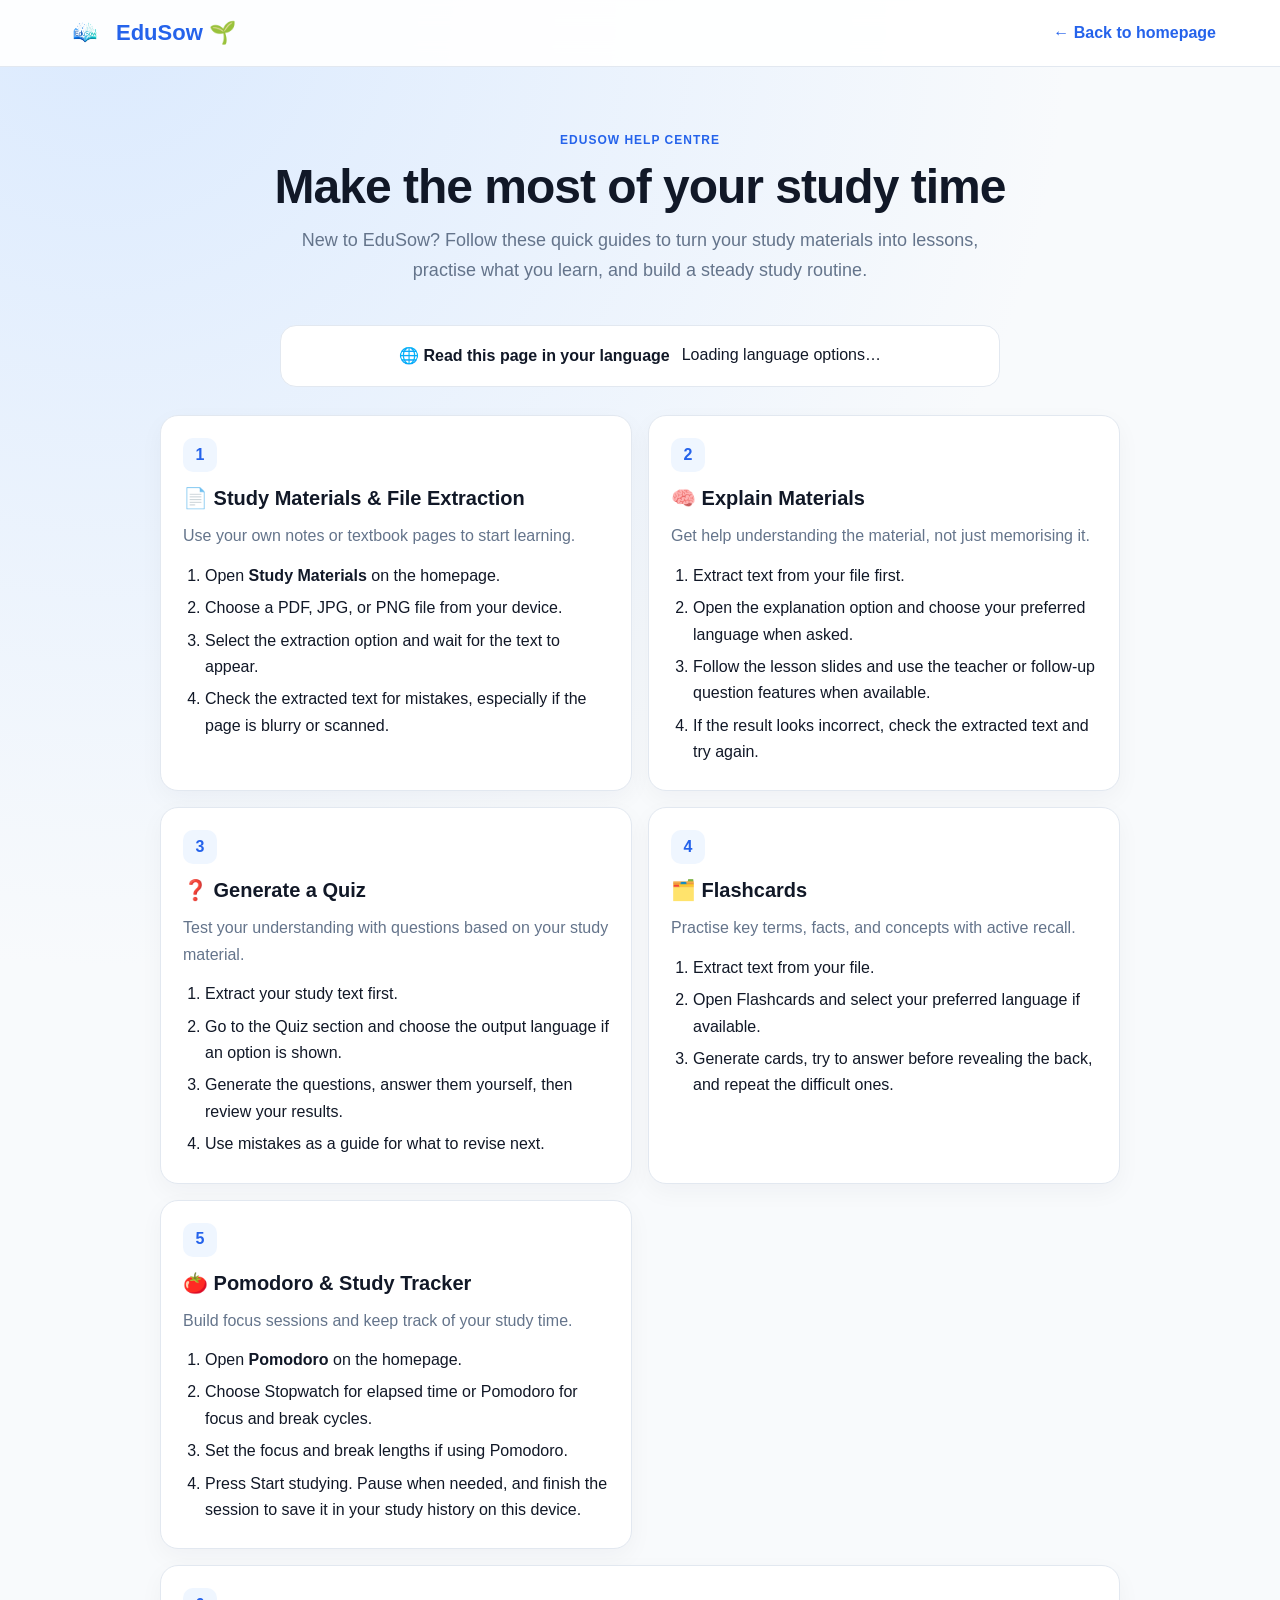
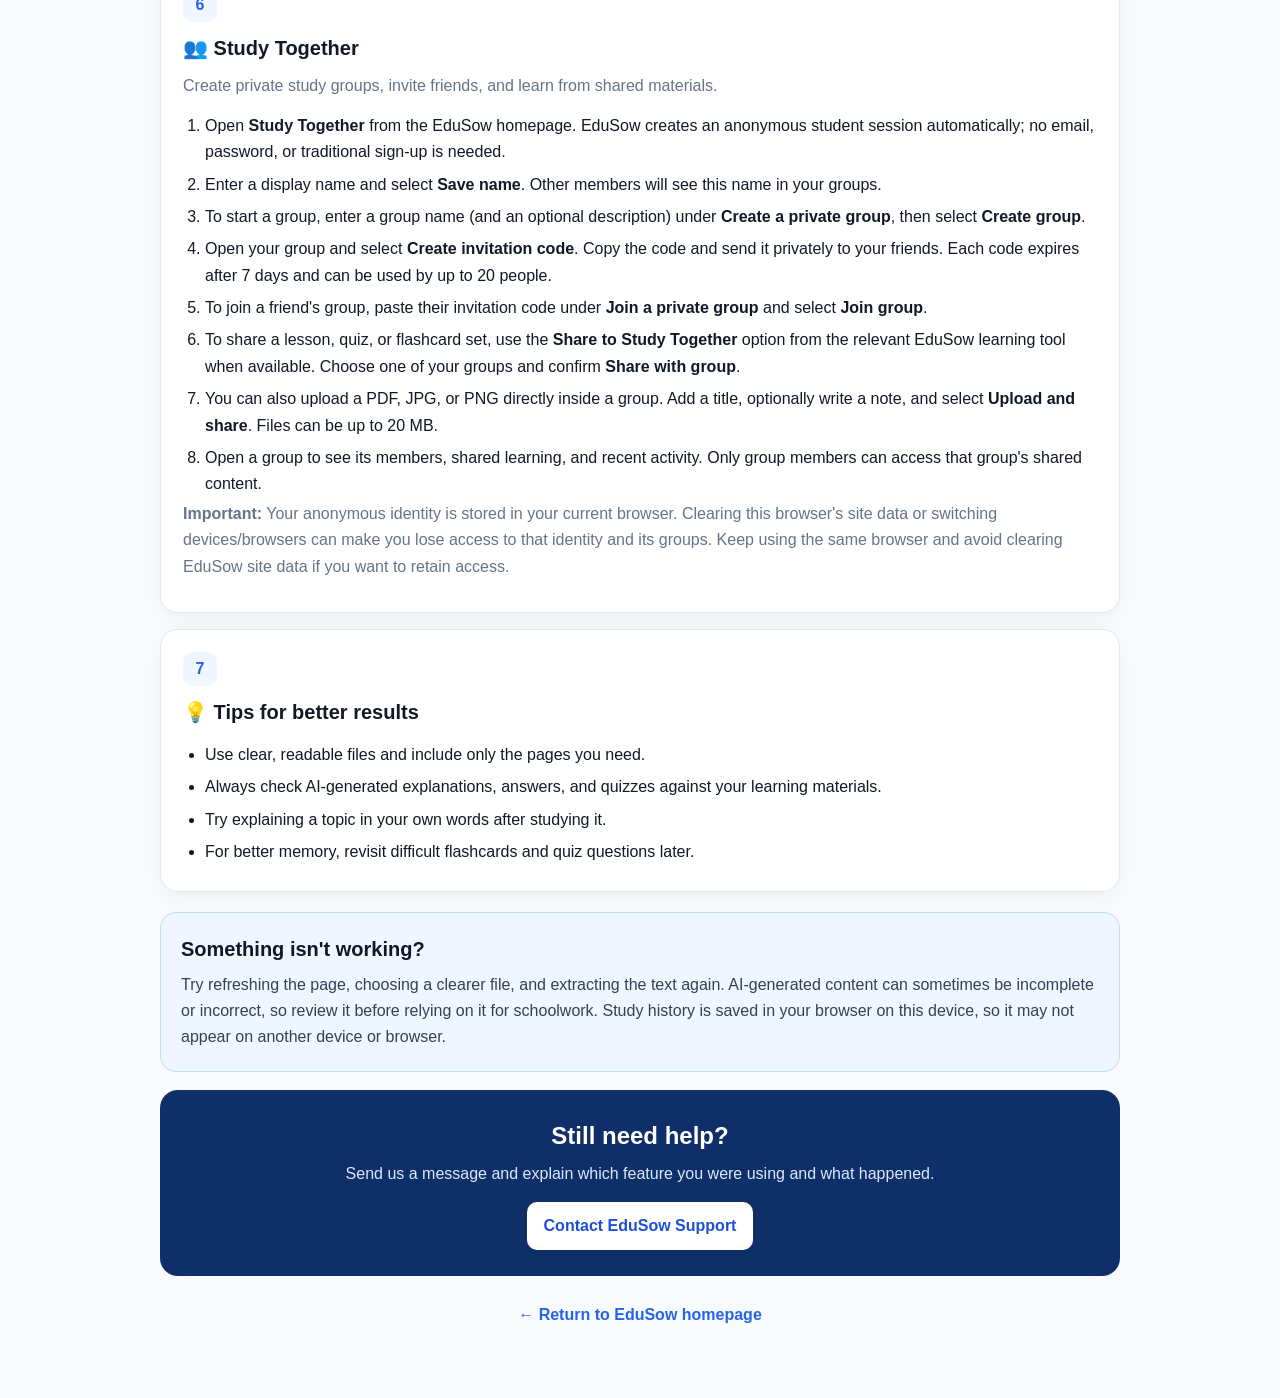
<file: support.html>
<!DOCTYPE html>
<html lang="en">
<head>    <!-- Google AdSense -->   <script async src="https://pagead2.googlesyndication.com/pagead/js/adsbygoogle.js?client=ca-pub-7120557879667576" crossorigin="anonymous"></script>
<meta charset="UTF-8">
<meta name="viewport" content="width=device-width, initial-scale=1.0">
<meta name="theme-color" content="#2563eb">
<meta name="description" content="Learn how to use EduSow's study materials, AI explanations, quizzes, flashcards, and Pomodoro study tracker.">
<title>Help & Support | EduSow</title>
<link rel="icon" type="image/png" href="/edusow-logo.png">
<style>
:root{--blue:#2563eb;--dark:#1d4ed8;--cyan:#0891b2;--ink:#111827;--muted:#64748b;--line:#e2e8f0;--bg:#f8fafc}
*{box-sizing:border-box}body{margin:0;font-family:Inter,"Segoe UI",Arial,sans-serif;line-height:1.65;color:var(--ink);background:radial-gradient(circle at 8% 0%,#dbeafe 0,transparent 30%),var(--bg)}
header{position:sticky;top:0;background:#ffffffed;backdrop-filter:blur(12px);border-bottom:1px solid var(--line);padding:12px 5%;display:flex;align-items:center;justify-content:space-between;gap:16px;z-index:2}
.brand{display:flex;align-items:center;gap:10px;font-weight:850;font-size:22px;text-decoration:none;color:var(--blue)}.brand img{width:42px;height:42px;object-fit:contain}
header a.home{color:var(--blue);font-weight:700;text-decoration:none}
main{max-width:1000px;margin:auto;padding:42px 20px 70px}.hero{text-align:center;padding:22px 0 30px}.eyebrow{color:var(--blue);font-weight:800;letter-spacing:1px;text-transform:uppercase;font-size:12px}.hero h1{font-size:clamp(32px,5vw,48px);line-height:1.15;margin:8px 0 12px;letter-spacing:-1px}.hero p{max-width:680px;margin:auto;color:var(--muted);font-size:18px}
.translate{display:flex;justify-content:center;align-items:center;gap:12px;flex-wrap:wrap;background:white;border:1px solid var(--line);border-radius:16px;padding:16px;margin:10px auto 28px;max-width:720px}.translate strong{color:var(--ink)}#google_translate_element{min-height:28px}.goog-te-gadget{font-family:inherit!important;color:var(--muted)!important}.goog-te-gadget select{max-width:100%;padding:8px;border:1px solid #cbd5e1;border-radius:8px;background:white;color:var(--ink)}
.grid{display:grid;grid-template-columns:repeat(2,minmax(0,1fr));gap:16px}.card:nth-child(6),.card:nth-child(7){grid-column:1/-1}.card{background:white;border:1px solid var(--line);border-radius:18px;padding:22px;box-shadow:0 8px 24px #0f172a0a}.card h2{font-size:20px;margin:0 0 8px}.card p{margin:0 0 10px;color:var(--muted)}.card ol,.card ul{padding-left:22px;margin:10px 0 0}.card li{padding:3px 0}.number{display:inline-grid;place-items:center;width:34px;height:34px;border-radius:10px;background:#eff6ff;color:var(--blue);font-weight:850;margin-bottom:10px}
.note{margin-top:20px;background:#eff6ff;border:1px solid #bfdbfe;border-radius:16px;padding:20px}.note h2{margin:0 0 6px;font-size:20px}.note p{margin:0;color:#334155}.contact{margin-top:18px;text-align:center;background:#0f2f69;color:white;border-radius:18px;padding:26px}.contact h2{margin:0 0 6px}.contact p{margin:0 0 14px;color:#dbeafe}.button{display:inline-block;padding:11px 17px;border-radius:10px;background:white;color:#1d4ed8;text-decoration:none;font-weight:800}.back{display:block;text-align:center;margin:26px auto 0;color:var(--blue);font-weight:700;text-decoration:none}
@media(max-width:680px){header{padding:10px 4%}.brand{font-size:19px}.grid{grid-template-columns:1fr}main{padding:28px 14px 50px}.card{padding:18px}.hero p{font-size:16px}}
</style>
<script>
function googleTranslateElementInit(){new google.translate.TranslateElement({pageLanguage:'en',autoDisplay:false, layout:google.translate.TranslateElement.InlineLayout.SIMPLE},'google_translate_element');}
</script>
<script src="https://translate.google.com/translate_a/element.js?cb=googleTranslateElementInit" async></script>
</head>
<body>
<header><a class="brand" href="index.html"><img src="edusow-logo.png" alt="EduSow logo">EduSow 🌱</a><a class="home" href="index.html">← Back to homepage</a></header>
<main>
<section class="hero">
<div class="eyebrow">EduSow Help Centre</div>
<h1>Make the most of your study time</h1>
<p>New to EduSow? Follow these quick guides to turn your study materials into lessons, practise what you learn, and build a steady study routine.</p>
</section>
<div class="translate"><strong>🌐 Read this page in your language</strong><div id="google_translate_element"><span>Loading language options…</span></div></div>
<section class="grid" aria-label="How to use EduSow">
<article class="card"><div class="number">1</div><h2>📄 Study Materials & File Extraction</h2><p>Use your own notes or textbook pages to start learning.</p><ol><li>Open <b>Study Materials</b> on the homepage.</li><li>Choose a PDF, JPG, or PNG file from your device.</li><li>Select the extraction option and wait for the text to appear.</li><li>Check the extracted text for mistakes, especially if the page is blurry or scanned.</li></ol></article>
<article class="card"><div class="number">2</div><h2>🧠 Explain Materials</h2><p>Get help understanding the material, not just memorising it.</p><ol><li>Extract text from your file first.</li><li>Open the explanation option and choose your preferred language when asked.</li><li>Follow the lesson slides and use the teacher or follow-up question features when available.</li><li>If the result looks incorrect, check the extracted text and try again.</li></ol></article>
<article class="card"><div class="number">3</div><h2>❓ Generate a Quiz</h2><p>Test your understanding with questions based on your study material.</p><ol><li>Extract your study text first.</li><li>Go to the Quiz section and choose the output language if an option is shown.</li><li>Generate the questions, answer them yourself, then review your results.</li><li>Use mistakes as a guide for what to revise next.</li></ol></article>
<article class="card"><div class="number">4</div><h2>🗂️ Flashcards</h2><p>Practise key terms, facts, and concepts with active recall.</p><ol><li>Extract text from your file.</li><li>Open Flashcards and select your preferred language if available.</li><li>Generate cards, try to answer before revealing the back, and repeat the difficult ones.</li></ol></article>
<article class="card"><div class="number">5</div><h2>🍅 Pomodoro & Study Tracker</h2><p>Build focus sessions and keep track of your study time.</p><ol><li>Open <b>Pomodoro</b> on the homepage.</li><li>Choose Stopwatch for elapsed time or Pomodoro for focus and break cycles.</li><li>Set the focus and break lengths if using Pomodoro.</li><li>Press Start studying. Pause when needed, and finish the session to save it in your study history on this device.</li></ol></article>
<article class="card"><div class="number">6</div><h2>👥 Study Together</h2><p>Create private study groups, invite friends, and learn from shared materials.</p><ol><li>Open <b>Study Together</b> from the EduSow homepage. EduSow creates an anonymous student session automatically; no email, password, or traditional sign-up is needed.</li><li>Enter a display name and select <b>Save name</b>. Other members will see this name in your groups.</li><li>To start a group, enter a group name (and an optional description) under <b>Create a private group</b>, then select <b>Create group</b>.</li><li>Open your group and select <b>Create invitation code</b>. Copy the code and send it privately to your friends. Each code expires after 7 days and can be used by up to 20 people.</li><li>To join a friend's group, paste their invitation code under <b>Join a private group</b> and select <b>Join group</b>.</li><li>To share a lesson, quiz, or flashcard set, use the <b>Share to Study Together</b> option from the relevant EduSow learning tool when available. Choose one of your groups and confirm <b>Share with group</b>.</li><li>You can also upload a PDF, JPG, or PNG directly inside a group. Add a title, optionally write a note, and select <b>Upload and share</b>. Files can be up to 20 MB.</li><li>Open a group to see its members, shared learning, and recent activity. Only group members can access that group's shared content.</li></ol><p><b>Important:</b> Your anonymous identity is stored in your current browser. Clearing this browser's site data or switching devices/browsers can make you lose access to that identity and its groups. Keep using the same browser and avoid clearing EduSow site data if you want to retain access.</p></article>
<article class="card"><div class="number">7</div><h2>💡 Tips for better results</h2><ul><li>Use clear, readable files and include only the pages you need.</li><li>Always check AI-generated explanations, answers, and quizzes against your learning materials.</li><li>Try explaining a topic in your own words after studying it.</li><li>For better memory, revisit difficult flashcards and quiz questions later.</li></ul></article>
</section>
<div class="note"><h2>Something isn't working?</h2><p>Try refreshing the page, choosing a clearer file, and extracting the text again. AI-generated content can sometimes be incomplete or incorrect, so review it before relying on it for schoolwork. Study history is saved in your browser on this device, so it may not appear on another device or browser.</p></div>
<section class="contact"><h2>Still need help?</h2><p>Send us a message and explain which feature you were using and what happened.</p><a class="button" href="mailto:contact@edusow.com?subject=EduSow%20Support">Contact EduSow Support</a></section>
<a class="back" href="index.html">← Return to EduSow homepage</a>
</main>
</body>
</html>
</file>
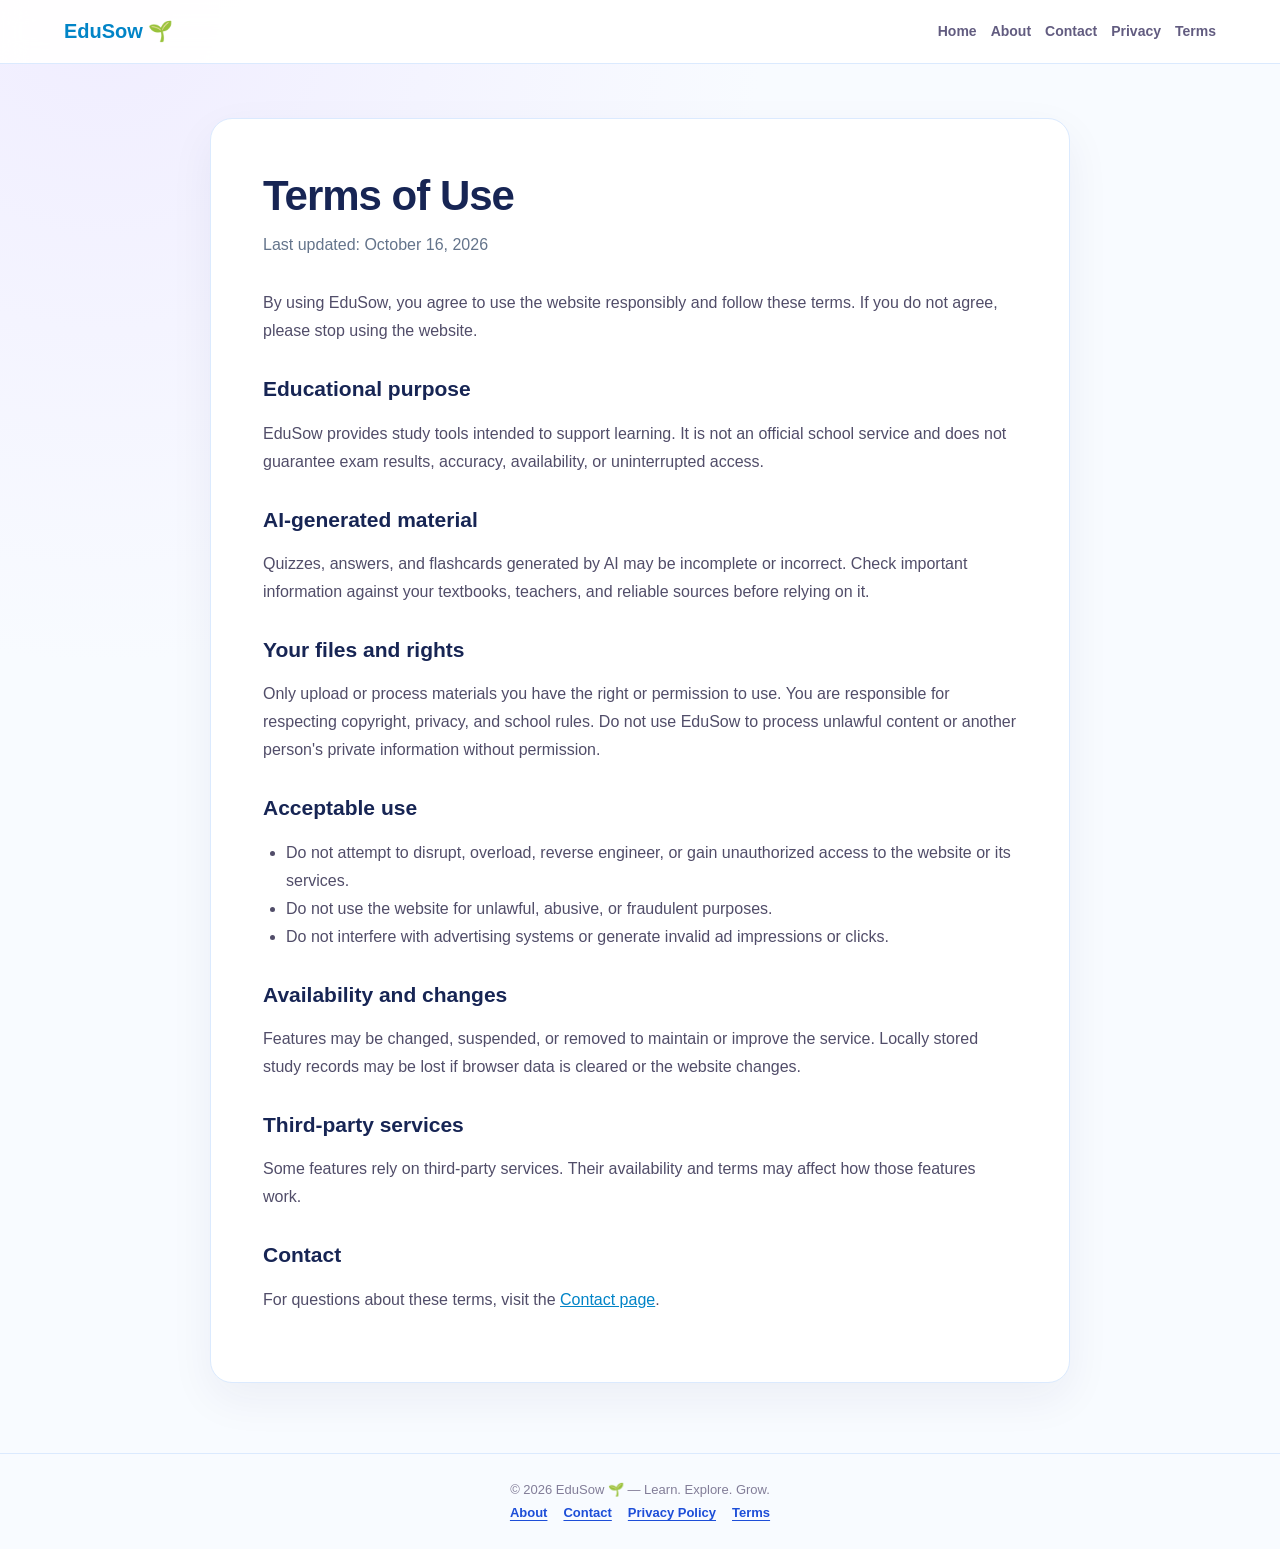
<file: terms.html>
<!DOCTYPE html>
<html lang="en">
<head>
    <!-- Google AdSense -->
    <script async src="https://pagead2.googlesyndication.com/pagead/js/adsbygoogle.js?client=ca-pub-7120557879667576" crossorigin="anonymous"></script>

  <meta charset="UTF-8">
  <meta name="viewport" content="width=device-width, initial-scale=1">
  <meta name="theme-color" content="#2563eb">
  <link rel="icon" type="image/png" href="/edusow-logo.png">
  <title>Terms of Use | EduSow</title>
  <meta name="description" content="Read the terms and acceptable-use rules for EduSow's educational study tools.">
  <style>
    :root{color-scheme:light;--ink:#172554;--muted:#64748b;--accent:#2563eb;--line:#dbeafe;--bg:#f8fbff}
    *{box-sizing:border-box}
    body{margin:0;font-family:Inter,"Segoe UI",Arial,sans-serif;line-height:1.75;color:var(--ink);background:radial-gradient(circle at 8% 0%,#f0edff,transparent 34%),var(--bg)}
    header{position:sticky;top:0;background:rgba(255,255,255,.94);backdrop-filter:blur(12px);border-bottom:1px solid var(--line);padding:14px 5%;display:flex;align-items:center;justify-content:space-between;gap:18px}
    .brand{font-weight:850;font-size:20px;color:var(--accent);text-decoration:none;white-space:nowrap}
    nav{display:flex;gap:14px;flex-wrap:wrap}nav a{color:#625c80;text-decoration:none;font-size:14px;font-weight:650}nav a:hover{color:var(--accent)}
    main{width:min(860px,90%);margin:54px auto 70px;background:#fff;border:1px solid var(--line);border-radius:22px;padding:clamp(24px,5vw,52px);box-shadow:0 16px 45px rgba(39,30,89,.06)}
    h1{font-size:clamp(30px,5vw,42px);line-height:1.2;letter-spacing:-1px;margin:0 0 10px}
    .intro{color:var(--muted);margin:0 0 30px}
    h2{font-size:21px;margin:30px 0 8px;line-height:1.35}
    p,li{color:#514d69}ul{padding-left:23px}a{color:var(--accent);overflow-wrap:anywhere}
    .note{padding:15px 17px;border-radius:13px;background:#f0f9ff;border:1px solid #e3defc;color:#51477f}
    footer{text-align:center;border-top:1px solid var(--line);padding:25px 5%;color:#827d98;font-size:13px}
    footer a{margin:0 8px;text-decoration:none}
    @media(max-width:560px){header{align-items:flex-start;flex-direction:column}nav{gap:10px}main{margin:28px auto 42px}}
  

/* EDUSOW GLOBAL BLUE THEME OVERRIDE — keep all layouts unchanged */
:root {
  color-scheme: light;
  --primary: #2563eb !important;
  --primary-dark: #1d4ed8 !important;
  --secondary: #0ea5e9 !important;
  --accent: #0284c7 !important;
  --ink: #172554 !important;
  --muted: #64748b !important;
  --line: #dbeafe !important;
  --bg: #f8fbff !important;
}
html { accent-color: #2563eb !important; }
body {
  --primary: #2563eb !important;
  --primary-dark: #1d4ed8 !important;
  --secondary: #0ea5e9 !important;
  --accent: #0284c7 !important;
  --border: #dbeafe !important;
  --surface-soft: #eff6ff !important;
}
button, .button, a.button, .choose-file-btn, input[type="button"], input[type="submit"], input[type="reset"] {
  background: linear-gradient(135deg, #2563eb 0%, #0ea5e9 100%) !important;
  color: #ffffff !important;
  border-color: #2563eb !important;
}
button:hover, .button:hover, a.button:hover, .choose-file-btn:hover {
  background: linear-gradient(135deg, #1d4ed8 0%, #0284c7 100%) !important;
}
a:not(.button):not(button) { --primary: #2563eb; }
nav a:hover, .nav a:hover, .study-mode-btn.active, .active {
  color: #1d4ed8;
}
/* Keep page titles plain; do not apply gradient/highlight styling to headings. */
h1, .hero h1, .gradient-text {
  background: none !important;
  -webkit-background-clip: initial !important;
  background-clip: initial !important;
  -webkit-text-fill-color: currentColor !important;
  color: inherit !important;
}
section > h2::after, .section-heading::after {
  background: linear-gradient(90deg, #2563eb, #0ea5e9) !important;
}
.hero::before, .hero::after {
  background: linear-gradient(135deg, rgba(37,99,235,.12), rgba(14,165,233,.08)) !important;
}
.file-picker, .ai-info, .flashcard, .status, .quiz-option:hover {
  background: linear-gradient(135deg, #eff6ff, #f0f9ff) !important;
  border-color: #bfdbfe !important;
}
.study-controls #studyStartBtn, .study-mode-btn.active {
  background: linear-gradient(135deg, #2563eb, #0ea5e9) !important;
  color: #ffffff !important;
  border-color: #2563eb !important;
}
.study-phase-label, .timer-display, .ai-info strong { color: #1d4ed8 !important; }
input:focus, textarea:focus, select:focus, .quiz-question-viewport:focus {
  border-color: #3b82f6 !important;
  outline-color: #93c5fd !important;
  box-shadow: 0 0 0 4px rgba(37,99,235,.12) !important;
}
footer a:hover { color: #2563eb !important; }
@media (min-width: 851px) {
  /* Same blue palette on wide screens; preserve each page's existing layout. */
  button, .button, a.button, .choose-file-btn { color: #fff !important; }
}

/* Improve visibility and contrast of footer navigation links */
footer a { color:#1d4ed8 !important; font-weight:700; text-decoration:underline; text-underline-offset:3px; }
footer a:hover, footer a:focus-visible { color:#1e40af !important; text-decoration-thickness:2px; outline-offset:3px; }
</style>
  <link rel="canonical" href="https://edusow.com/terms.html">
  <meta property="og:type" content="website">
  <meta property="og:title" content="Terms of Use | EduSow">
  <meta property="og:description" content="Read the terms and acceptable-use rules for EduSow's educational study tools.">
  <meta property="og:url" content="https://edusow.com/terms.html">
  <meta name="twitter:card" content="summary">
  <meta name="twitter:title" content="Terms of Use | EduSow">
  <meta name="twitter:description" content="Read the terms and acceptable-use rules for EduSow's educational study tools.">
</head>
<body>
<header>
  <a class="brand" href="index.html">EduSow 🌱</a>
  <nav aria-label="Main navigation">
    <a href="index.html">Home</a><a href="about.html">About</a><a href="contact.html">Contact</a><a href="privacy.html">Privacy</a><a href="terms.html">Terms</a>
  </nav>
</header>
<main>
<h1>Terms of Use</h1>
<p class="intro">Last updated: October 16, 2026</p>
<p>By using EduSow, you agree to use the website responsibly and follow these terms. If you do not agree, please stop using the website.</p>
<h2>Educational purpose</h2>
<p>EduSow provides study tools intended to support learning. It is not an official school service and does not guarantee exam results, accuracy, availability, or uninterrupted access.</p>
<h2>AI-generated material</h2>
<p>Quizzes, answers, and flashcards generated by AI may be incomplete or incorrect. Check important information against your textbooks, teachers, and reliable sources before relying on it.</p>
<h2>Your files and rights</h2>
<p>Only upload or process materials you have the right or permission to use. You are responsible for respecting copyright, privacy, and school rules. Do not use EduSow to process unlawful content or another person's private information without permission.</p>
<h2>Acceptable use</h2>
<ul><li>Do not attempt to disrupt, overload, reverse engineer, or gain unauthorized access to the website or its services.</li><li>Do not use the website for unlawful, abusive, or fraudulent purposes.</li><li>Do not interfere with advertising systems or generate invalid ad impressions or clicks.</li></ul>
<h2>Availability and changes</h2>
<p>Features may be changed, suspended, or removed to maintain or improve the service. Locally stored study records may be lost if browser data is cleared or the website changes.</p>
<h2>Third-party services</h2>
<p>Some features rely on third-party services. Their availability and terms may affect how those features work.</p>
<h2>Contact</h2>
<p>For questions about these terms, visit the <a href="contact.html">Contact page</a>.</p>
</main>
<footer>
  © 2026 EduSow 🌱 — Learn. Explore. Grow.<br>
  <a href="about.html">About</a><a href="contact.html">Contact</a><a href="privacy.html">Privacy Policy</a><a href="terms.html">Terms</a>
</footer>
</body>
</html>
</file>
